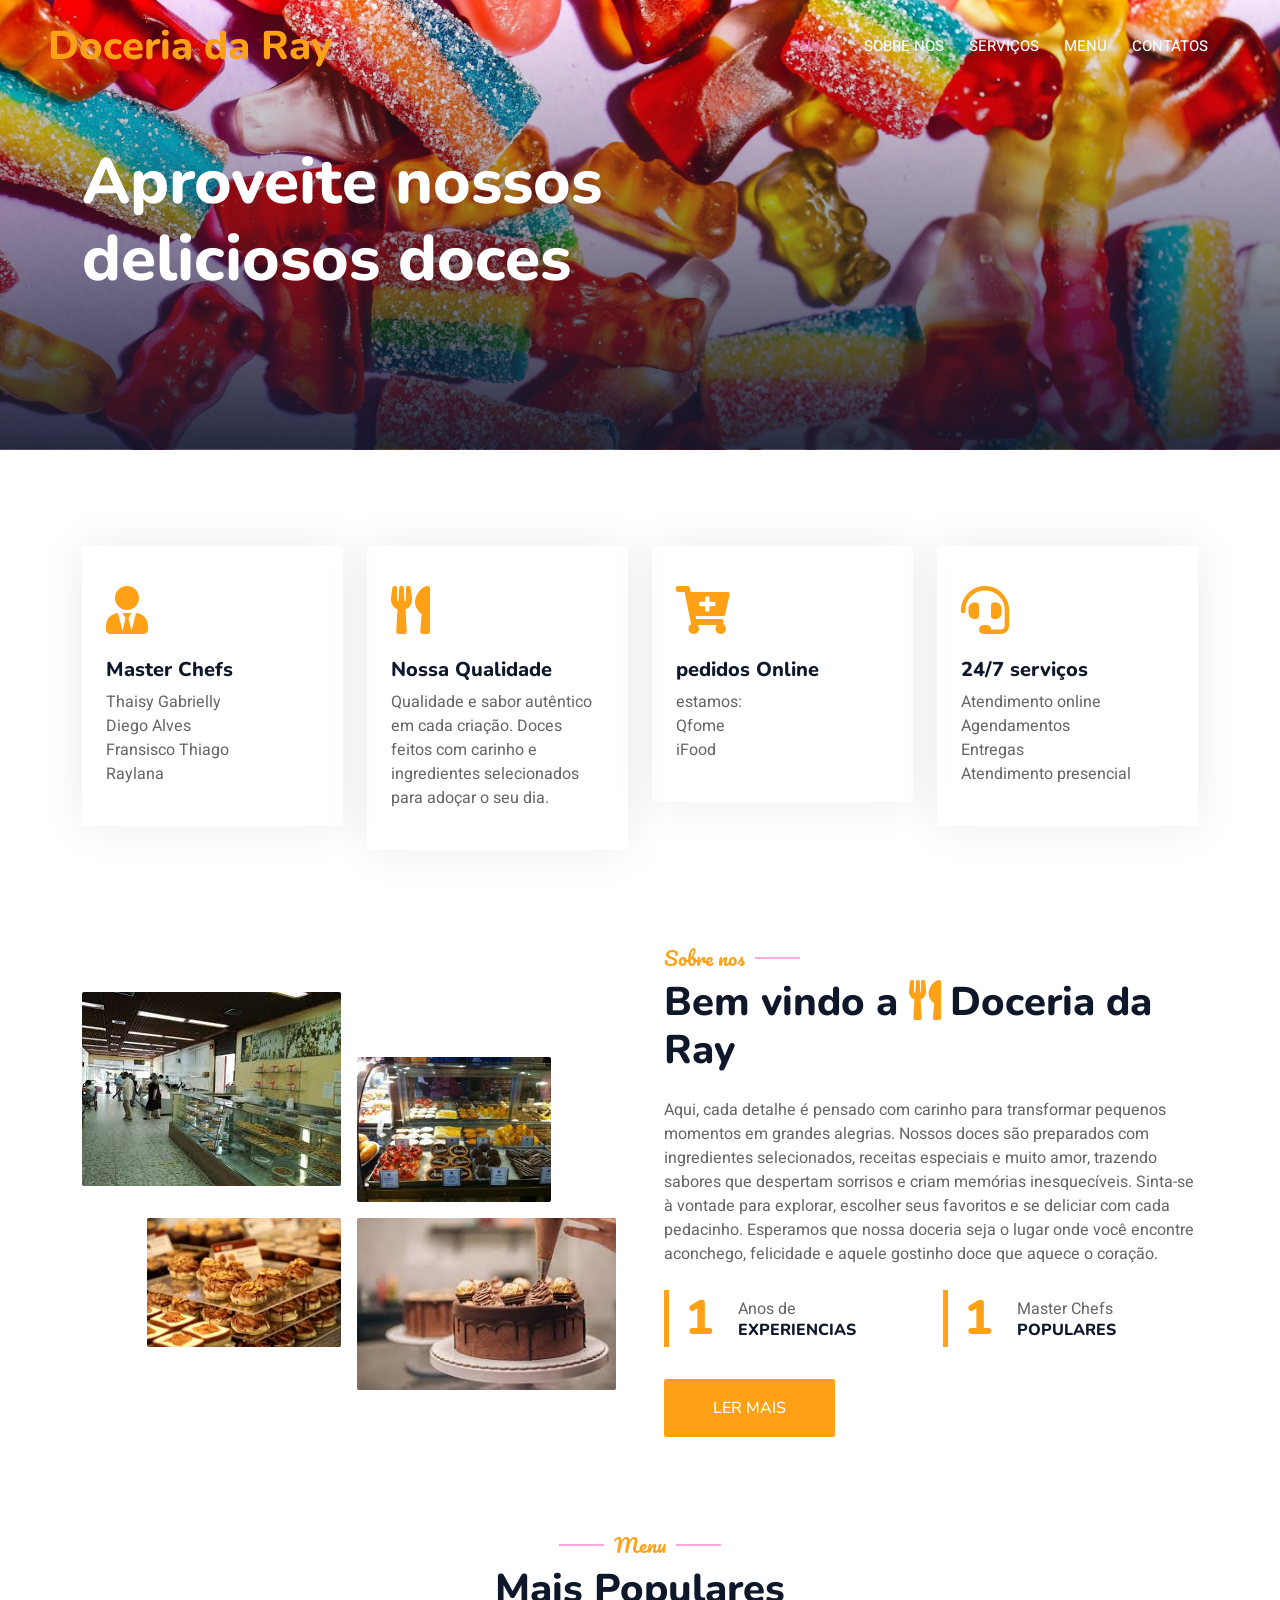
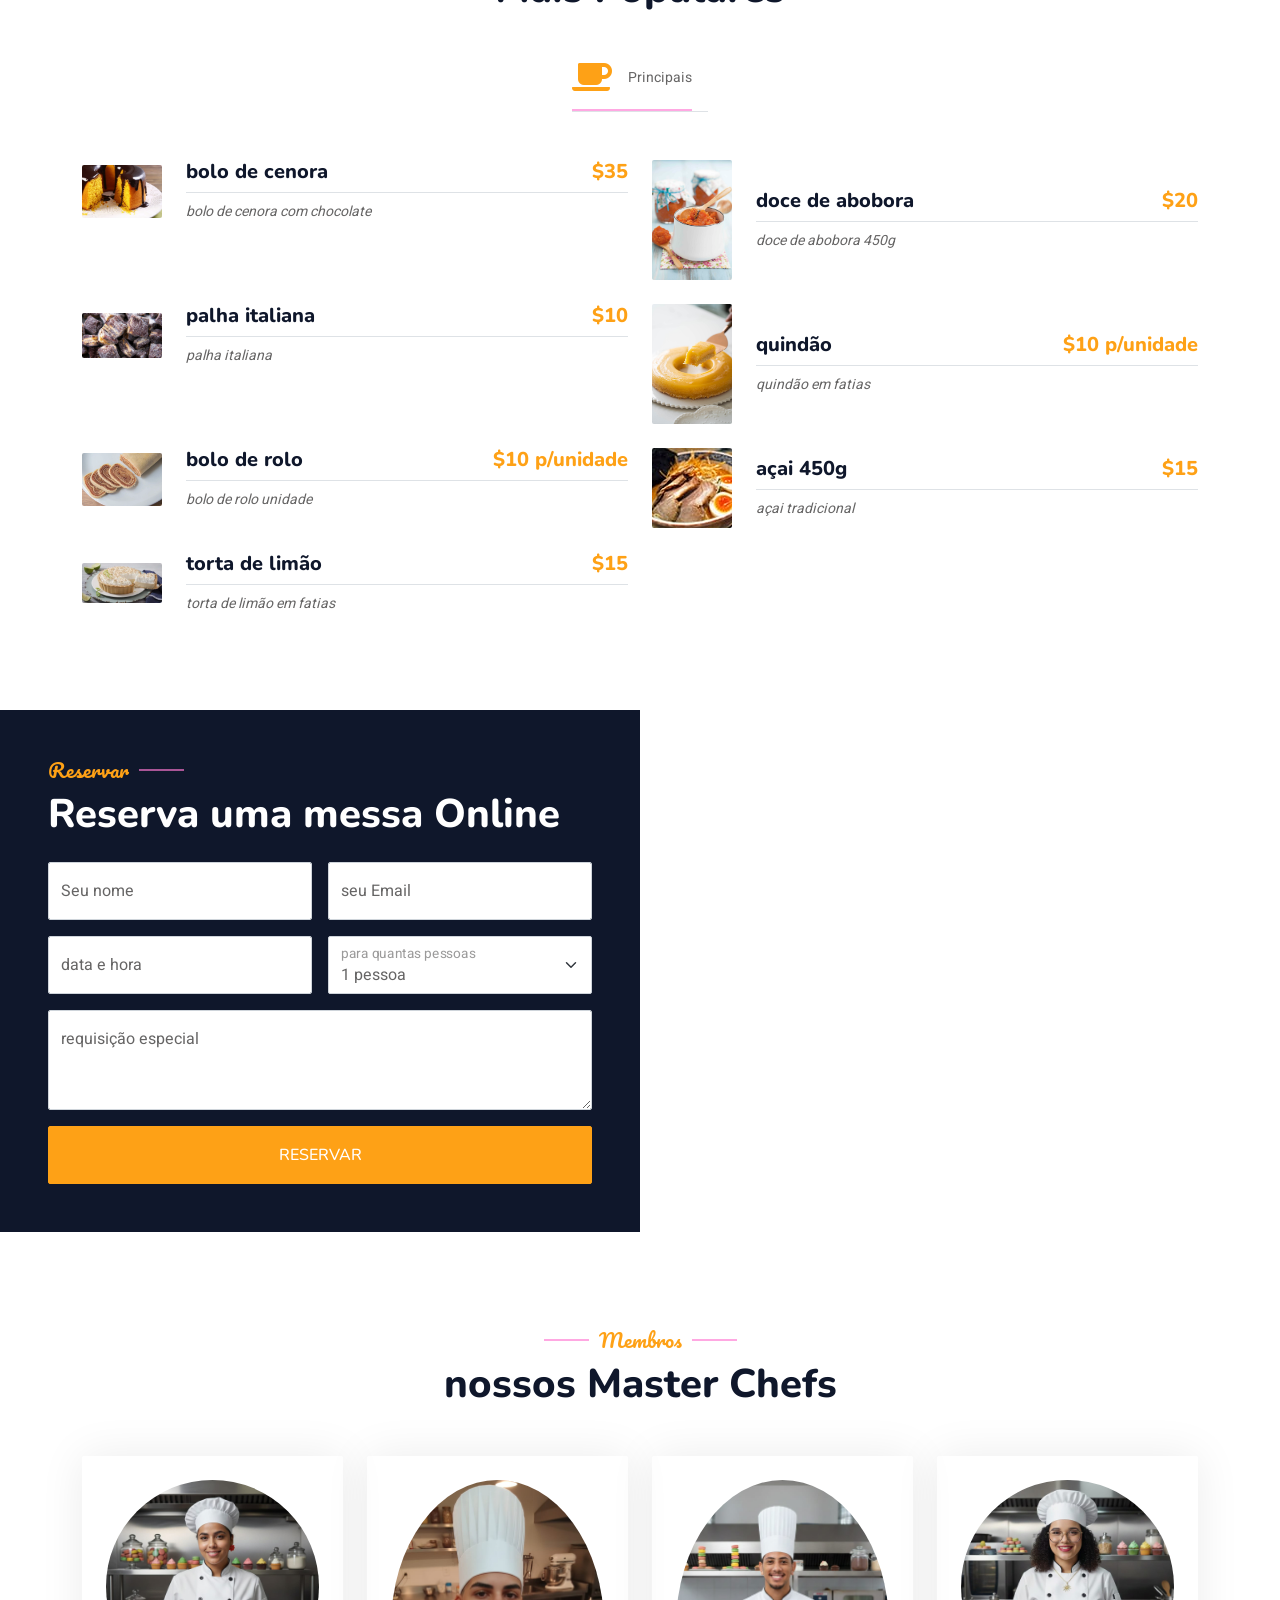
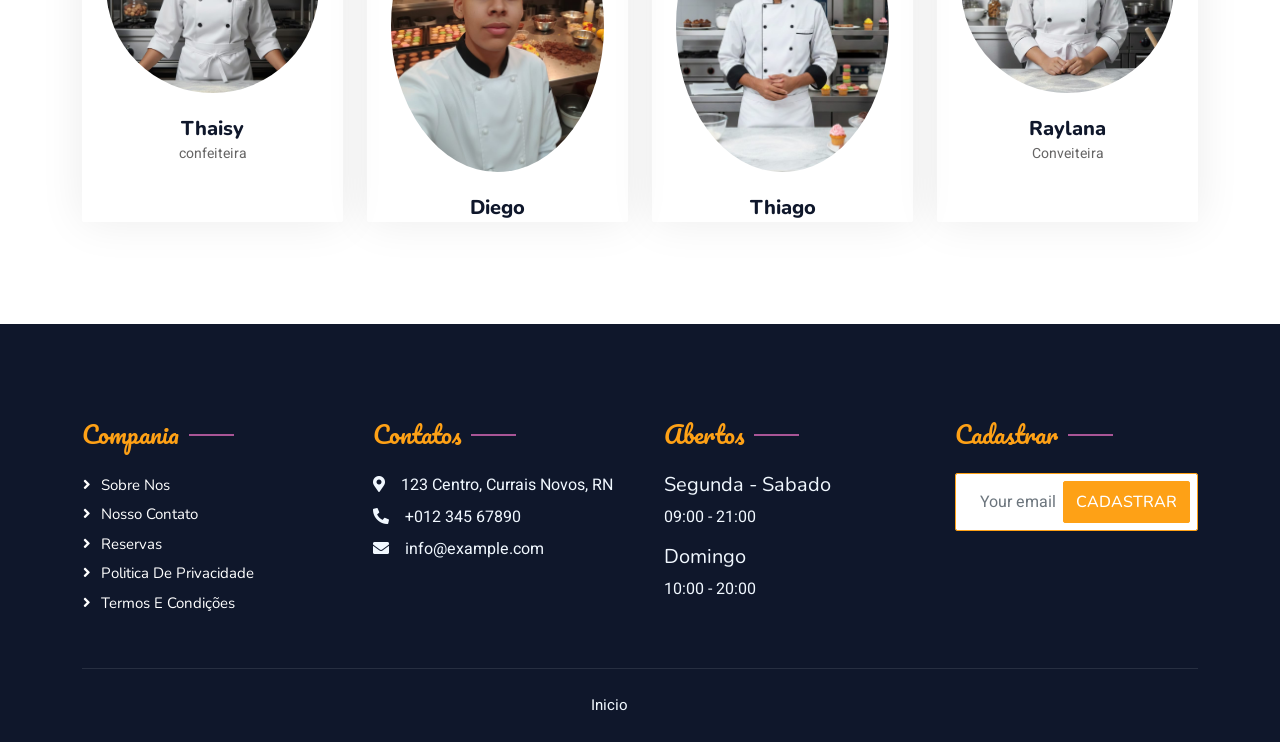
<file: index.html>
<!DOCTYPE html>
<html lang="en">

<head>
    <meta charset="utf-8">
    <title>Doceria da Ray</title>
    <meta content="width=device-width, initial-scale=1.0" name="viewport">
    <meta content="" name="keywords">
    <meta content="" name="description">

    <!-- Favicon -->
    <link href="img/favicon.ico" rel="icon">

    <!-- Google Web Fonts -->
    <link rel="preconnect" href="https://fonts.googleapis.com">
    <link rel="preconnect" href="https://fonts.gstatic.com" crossorigin>
    <link href="https://fonts.googleapis.com/css2?family=Heebo:wght@400;500;600&family=Nunito:wght@600;700;800&family=Pacifico&display=swap" rel="stylesheet">

    <!-- Icon Font Stylesheet -->
    <link href="https://cdnjs.cloudflare.com/ajax/libs/font-awesome/5.10.0/css/all.min.css" rel="stylesheet">
    <link href="https://cdn.jsdelivr.net/npm/bootstrap-icons@1.4.1/font/bootstrap-icons.css" rel="stylesheet">

    <!-- Libraries Stylesheet -->
    <link href="lib/animate/animate.min.css" rel="stylesheet">
    <link href="lib/owlcarousel/assets/owl.carousel.min.css" rel="stylesheet">
    <link href="lib/tempusdominus/css/tempusdominus-bootstrap-4.min.css" rel="stylesheet" />

    <!-- Customized Bootstrap Stylesheet -->
    <link href="css/bootstrap.min.css" rel="stylesheet">

    <!-- Template Stylesheet -->
    <link href="css/style.css" rel="stylesheet">
</head>

<body>
    <div class="container-xxl bg-white p-0">
        <!-- Spinner Start -->
        <div id="spinner" class="show bg-white position-fixed translate-middle w-100 vh-100 top-50 start-50 d-flex align-items-center justify-content-center">
            <div class="spinner-border text-primary" style="width: 3rem; height: 3rem;" role="status">
                <span class="sr-only">carregando...</span>
            </div>
        </div>
     


        <!-- Navbar & Hero Start -->
        <div class="container-xxl position-relative p-0">
            <nav class="navbar navbar-expand-lg navbar-dark bg-dark px-4 px-lg-5 py-3 py-lg-0">
                <a href="" class="navbar-brand p-0">
                    <h1 class="text-primary m-0">Doceria da Ray</h1>
                    <!-- <img src="img/logo.png" alt="Logo"> -->
                </a>
                <button class="navbar-toggler" type="button" data-bs-toggle="collapse" data-bs-target="#navbarCollapse">
                    <span class="fa fa-bars"></span>
                </button>
                <div class="collapse navbar-collapse" id="navbarCollapse">
                    <div class="navbar-nav ms-auto py-0 pe-4">
                        <a href="index.html" class="nav-item nav-link active">inicio</a>
                        <a href="about.html" class="nav-item nav-link">sobre nos</a>
                        <a href="service.html" class="nav-item nav-link">Serviços</a>
                        <a href="menu.html" class="nav-item nav-link">Menu</a>

                        <a href="contact.html" class="nav-item nav-link">Contatos</a>
                    </div>
                   
                </div>
            </nav>

            <div class="container-xxl py-5 bg-dark hero-header mb-5">
                <div class="container my-5 py-5">
                    <div class="row align-items-center g-5">
                        <div class="col-lg-6 text-center text-lg-start">
                            <h1 class="display-3 text-white animated slideInLeft">Aproveite nossos deliciosos doces </h1>
                          
                           
                        </div>
                    
                    </div>
                </div>
            </div>
        </div>
        <!-- Navbar & Hero End -->


        <!-- Service Start -->
        <div class="container-xxl py-5">
            <div class="container">
                <div class="row g-4">
                    <div class="col-lg-3 col-sm-6 wow fadeInUp" data-wow-delay="0.1s">
                        <div class="service-item rounded pt-3">
                            <div class="p-4">
                                <i class="fa fa-3x fa-user-tie text-primary mb-4"></i>
                                <h5>Master Chefs</h5>
                                <p>Thaisy Gabrielly</br>Diego Alves</br>Fransisco Thiago</br>Raylana</p>
                            </div>
                        </div>
                    </div>
                    <div class="col-lg-3 col-sm-6 wow fadeInUp" data-wow-delay="0.3s">
                        <div class="service-item rounded pt-3">
                            <div class="p-4">
                                <i class="fa fa-3x fa-utensils text-primary mb-4"></i>
                                <h5>Nossa Qualidade</h5>
                                <p>Qualidade e sabor autêntico em cada criação. Doces feitos com carinho e ingredientes selecionados para adoçar o seu dia. </p>
                            </div>
                        </div>
                    </div>
                    <div class="col-lg-3 col-sm-6 wow fadeInUp" data-wow-delay="0.5s">
                        <div class="service-item rounded pt-3">
                            <div class="p-4">
                                <i class="fa fa-3x fa-cart-plus text-primary mb-4"></i>
                                <h5>pedidos Online</h5>
                                <p>estamos:</br> Qfome </br> iFood</p>
                            </div>
                        </div>
                    </div>
                    <div class="col-lg-3 col-sm-6 wow fadeInUp" data-wow-delay="0.7s">
                        <div class="service-item rounded pt-3">
                            <div class="p-4">
                                <i class="fa fa-3x fa-headset text-primary mb-4"></i>
                                <h5>24/7 serviços</h5>
                                <p>Atendimento online </br> Agendamentos </br>Entregas</br>Atendimento presencial</p>
                            </div>
                        </div>
                    </div>
                </div>
            </div>
        </div>
        <!-- Service End -->


        <!-- About Start -->
        <div class="container-xxl py-5">
            <div class="container">
                <div class="row g-5 align-items-center">
                    <div class="col-lg-6">
                        <div class="row g-3">
                            <div class="col-6 text-start">
                                <img class="img-fluid rounded w-100 wow zoomIn" data-wow-delay="0.1s" src="img/about-1.jpg">
                            </div>
                            <div class="col-6 text-start">
                                <img class="img-fluid rounded w-75 wow zoomIn" data-wow-delay="0.3s" src="img/about-2.jpg" style="margin-top: 25%;">
                            </div>
                            <div class="col-6 text-end">
                                <img class="img-fluid rounded w-75 wow zoomIn" data-wow-delay="0.5s" src="img/about-3.jpg">
                            </div>
                            <div class="col-6 text-end">
                                <img class="img-fluid rounded w-100 wow zoomIn" data-wow-delay="0.7s" src="img/about-4.jpg">
                            </div>
                        </div>
                    </div>
                    <div class="col-lg-6">
                        <h5 class="section-title ff-secondary text-start text-primary fw-normal">Sobre nos</h5>
                        <h1 class="mb-4">Bem vindo a <i class="fa fa-utensils text-primary me-2"></i>Doceria da Ray</h1>
                        <p class="mb-4">Aqui, cada detalhe é pensado com carinho para transformar pequenos momentos em grandes alegrias. Nossos doces são preparados com ingredientes selecionados, receitas especiais e muito amor, trazendo sabores que despertam sorrisos e criam memórias inesquecíveis.

                            Sinta-se à vontade para explorar, escolher seus favoritos e se deliciar com cada pedacinho. Esperamos que nossa doceria seja o lugar onde você encontre aconchego, felicidade e aquele gostinho doce que aquece o coração.</p>
                        
                        <div class="row g-4 mb-4">
                            <div class="col-sm-6">
                                <div class="d-flex align-items-center border-start border-5 border-primary px-3">
                                    <h1 class="flex-shrink-0 display-5 text-primary mb-0" data-toggle="counter-up">3</h1>
                                    <div class="ps-4">
                                        <p class="mb-0">Anos de</p>
                                        <h6 class="text-uppercase mb-0">Experiencias</h6>
                                    </div>
                                </div>
                            </div>
                            <div class="col-sm-6">
                                <div class="d-flex align-items-center border-start border-5 border-primary px-3">
                                    <h1 class="flex-shrink-0 display-5 text-primary mb-0" data-toggle="counter-up">3</h1>
                                    <div class="ps-4">
                                        <p class="mb-0">Master Chefs</p>
                                        <h6 class="text-uppercase mb-0">populares</h6>
                                    </div>
                                </div>
                            </div>
                        </div>
                        <a class="btn btn-primary py-3 px-5 mt-2" href="">Ler mais</a>
                    </div>
                </div>
            </div>
        </div>
        <!-- About End -->


        <!-- Menu Start -->
        <div class="container-xxl py-5">
            <div class="container">
                <div class="text-center wow fadeInUp" data-wow-delay="0.1s">
                    <h5 class="section-title ff-secondary text-center text-primary fw-normal">Menu</h5>
                    <h1 class="mb-5">Mais Populares </h1>
                </div>
                <div class="tab-class text-center wow fadeInUp" data-wow-delay="0.1s">
                    <ul class="nav nav-pills d-inline-flex justify-content-center border-bottom mb-5">
                        <li class="nav-item">
                            <a class="d-flex align-items-center text-start mx-3 ms-0 pb-3 active" data-bs-toggle="pill" href="#tab-1">
                                <i class="fa fa-coffee fa-2x text-primary"></i>
                                <div class="ps-3">
                                    <small class="text-body">Principais </small>
                               
                                </div>
                            </a>
                        </li>
                      
                        
                    </ul>
                    <div class="tab-content">
                        <div id="tab-1" class="tab-pane fade show p-0 active">
                            <div class="row g-4">
                                <div class="col-lg-6">
                                    <div class="d-flex align-items-center">
                                        <img class="flex-shrink-0 img-fluid rounded" src="img/menu-1.jpg" alt="" style="width: 80px;">
                                        <div class="w-100 d-flex flex-column text-start ps-4">
                                            <h5 class="d-flex justify-content-between border-bottom pb-2">
                                                <span>bolo de cenora</span>
                                                <span class="text-primary">$35</span>
                                            </h5>
                                            <small class="fst-italic">bolo de cenora com chocolate</small>
                                        </div>
                                    </div>
                                </div>
                                <div class="col-lg-6">
                                    <div class="d-flex align-items-center">
                                        <img class="flex-shrink-0 img-fluid rounded" src="img/menu-3.jpg" alt="" style="width: 80px;">
                                        <div class="w-100 d-flex flex-column text-start ps-4">
                                            <h5 class="d-flex justify-content-between border-bottom pb-2">
                                                <span>doce de abobora</span>
                                                <span class="text-primary">$20</span>
                                            </h5>
                                            <small class="fst-italic">doce de abobora 450g</small>
                                        </div>
                                    </div>
                                </div>
                                <div class="col-lg-6">
                                    <div class="d-flex align-items-center">
                                        <img class="flex-shrink-0 img-fluid rounded" src="img/menu-5.jpg" alt="" style="width: 80px;">
                                        <div class="w-100 d-flex flex-column text-start ps-4">
                                            <h5 class="d-flex justify-content-between border-bottom pb-2">
                                                <span>palha italiana</span>
                                                <span class="text-primary">$10</span>
                                            </h5>
                                            <small class="fst-italic">palha italiana</small>
                                        </div>
                                    </div>
                                </div>
                                <div class="col-lg-6">
                                    <div class="d-flex align-items-center">
                                        <img class="flex-shrink-0 img-fluid rounded" src="img/menu-7.jpg" alt="" style="width: 80px;">
                                        <div class="w-100 d-flex flex-column text-start ps-4">
                                            <h5 class="d-flex justify-content-between border-bottom pb-2">
                                                <span>quindão</span>
                                                <span class="text-primary">$10 p/unidade</span>
                                            </h5>
                                            <small class="fst-italic">quindão em fatias</small>
                                        </div>
                                    </div>
                                </div>
                                <div class="col-lg-6">
                                    <div class="d-flex align-items-center">
                                        <img class="flex-shrink-0 img-fluid rounded" src="img/menu-2.jpg" alt="" style="width: 80px;">
                                        <div class="w-100 d-flex flex-column text-start ps-4">
                                            <h5 class="d-flex justify-content-between border-bottom pb-2">
                                                <span>bolo de rolo</span>
                                                <span class="text-primary">$10 p/unidade</span>
                                            </h5>
                                            <small class="fst-italic">bolo de rolo unidade</small>
                                        </div>
                                    </div>
                                </div>
                                <div class="col-lg-6">
                                    <div class="d-flex align-items-center">
                                        <img class="flex-shrink-0 img-fluid rounded" src="img/menu-4.jpg" alt="" style="width: 80px;">
                                        <div class="w-100 d-flex flex-column text-start ps-4">
                                            <h5 class="d-flex justify-content-between border-bottom pb-2">
                                                <span>açai 450g</span>
                                                <span class="text-primary">$15</span>
                                            </h5>
                                            <small class="fst-italic">açai tradicional</small>
                                        </div>
                                    </div>
                                </div>
                                <div class="col-lg-6">
                                    <div class="d-flex align-items-center">
                                        <img class="flex-shrink-0 img-fluid rounded" src="img/menu-8.jpg" alt="" style="width: 80px;">
                                        <div class="w-100 d-flex flex-column text-start ps-4">
                                            <h5 class="d-flex justify-content-between border-bottom pb-2">
                                                <span>torta de limão</span>
                                                <span class="text-primary">$15</span>
                                            </h5>
                                            <small class="fst-italic">torta de limão em fatias</small>
                                        </div>
                                    </div>
                                </div>
                                
                            </div>
                        </div>
                        <div id="tab-2" class="tab-pane fade show p-0">
                            <div class="row g-4">
                                <div class="col-lg-6">
                                    <div class="d-flex align-items-center">
                                        <img class="flex-shrink-0 img-fluid rounded" src="img/menu-1.jpg" alt="" style="width: 80px;">
                                        <div class="w-100 d-flex flex-column text-start ps-4">
                                            <h5 class="d-flex justify-content-between border-bottom pb-2">
                                                <span>Chicken Burger</span>
                                                <span class="text-primary">$115</span>
                                            </h5>
                                            <small class="fst-italic">Ipsum ipsum clita erat amet dolor justo diam</small>
                                        </div>
                                    </div>
                                </div>
                                <div class="col-lg-6">
                                    <div class="d-flex align-items-center">
                                        <img class="flex-shrink-0 img-fluid rounded" src="img/menu-2.jpg" alt="" style="width: 80px;">
                                        <div class="w-100 d-flex flex-column text-start ps-4">
                                            <h5 class="d-flex justify-content-between border-bottom pb-2">
                                                <span>Chicken Burger</span>
                                                <span class="text-primary">$115</span>
                                            </h5>
                                            <small class="fst-italic">Ipsum ipsum clita erat amet dolor justo diam</small>
                                        </div>
                                    </div>
                                </div>
                                <div class="col-lg-6">
                                    <div class="d-flex align-items-center">
                                        <img class="flex-shrink-0 img-fluid rounded" src="img/menu-3.jpg" alt="" style="width: 80px;">
                                        <div class="w-100 d-flex flex-column text-start ps-4">
                                            <h5 class="d-flex justify-content-between border-bottom pb-2">
                                                <span>Chicken Burger</span>
                                                <span class="text-primary">$115</span>
                                            </h5>
                                            <small class="fst-italic">Ipsum ipsum clita erat amet dolor justo diam</small>
                                        </div>
                                    </div>
                                </div>
                                <div class="col-lg-6">
                                    <div class="d-flex align-items-center">
                                        <img class="flex-shrink-0 img-fluid rounded" src="img/menu-4.jpg" alt="" style="width: 80px;">
                                        <div class="w-100 d-flex flex-column text-start ps-4">
                                            <h5 class="d-flex justify-content-between border-bottom pb-2">
                                                <span>Chicken Burger</span>
                                                <span class="text-primary">$115</span>
                                            </h5>
                                            <small class="fst-italic">Ipsum ipsum clita erat amet dolor justo diam</small>
                                        </div>
                                    </div>
                                </div>
                                <div class="col-lg-6">
                                    <div class="d-flex align-items-center">
                                        <img class="flex-shrink-0 img-fluid rounded" src="img/menu-5.jpg" alt="" style="width: 80px;">
                                        <div class="w-100 d-flex flex-column text-start ps-4">
                                            <h5 class="d-flex justify-content-between border-bottom pb-2">
                                                <span>Chicken Burger</span>
                                                <span class="text-primary">$115</span>
                                            </h5>
                                            <small class="fst-italic">Ipsum ipsum clita erat amet dolor justo diam</small>
                                        </div>
                                    </div>
                                </div>
                                <div class="col-lg-6">
                                    <div class="d-flex align-items-center">
                                        <img class="flex-shrink-0 img-fluid rounded" src="img/menu-6.jpg" alt="" style="width: 80px;">
                                        <div class="w-100 d-flex flex-column text-start ps-4">
                                            <h5 class="d-flex justify-content-between border-bottom pb-2">
                                                <span>Chicken Burger</span>
                                                <span class="text-primary">$115</span>
                                            </h5>
                                            <small class="fst-italic">Ipsum ipsum clita erat amet dolor justo diam</small>
                                        </div>
                                    </div>
                                </div>
                                <div class="col-lg-6">
                                    <div class="d-flex align-items-center">
                                        <img class="flex-shrink-0 img-fluid rounded" src="img/menu-7.jpg" alt="" style="width: 80px;">
                                        <div class="w-100 d-flex flex-column text-start ps-4">
                                            <h5 class="d-flex justify-content-between border-bottom pb-2">
                                                <span>Chicken Burger</span>
                                                <span class="text-primary">$115</span>
                                            </h5>
                                            <small class="fst-italic">Ipsum ipsum clita erat amet dolor justo diam</small>
                                        </div>
                                    </div>
                                </div>
                                <div class="col-lg-6">
                                    <div class="d-flex align-items-center">
                                        <img class="flex-shrink-0 img-fluid rounded" src="img/menu-8.jpg" alt="" style="width: 80px;">
                                        <div class="w-100 d-flex flex-column text-start ps-4">
                                            <h5 class="d-flex justify-content-between border-bottom pb-2">
                                                <span>Chicken Burger</span>
                                                <span class="text-primary">$115</span>
                                            </h5>
                                            <small class="fst-italic">Ipsum ipsum clita erat amet dolor justo diam</small>
                                        </div>
                                    </div>
                                </div>
                            </div>
                        </div>
                        <div id="tab-3" class="tab-pane fade show p-0">
                            <div class="row g-4">
                                <div class="col-lg-6">
                                    <div class="d-flex align-items-center">
                                        <img class="flex-shrink-0 img-fluid rounded" src="img/menu-1.jpg" alt="" style="width: 80px;">
                                        <div class="w-100 d-flex flex-column text-start ps-4">
                                            <h5 class="d-flex justify-content-between border-bottom pb-2">
                                                <span>Chicken Burger</span>
                                                <span class="text-primary">$115</span>
                                            </h5>
                                            <small class="fst-italic">Ipsum ipsum clita erat amet dolor justo diam</small>
                                        </div>
                                    </div>
                                </div>
                                <div class="col-lg-6">
                                    <div class="d-flex align-items-center">
                                        <img class="flex-shrink-0 img-fluid rounded" src="img/menu-2.jpg" alt="" style="width: 80px;">
                                        <div class="w-100 d-flex flex-column text-start ps-4">
                                            <h5 class="d-flex justify-content-between border-bottom pb-2">
                                                <span>Chicken Burger</span>
                                                <span class="text-primary">$115</span>
                                            </h5>
                                            <small class="fst-italic">Ipsum ipsum clita erat amet dolor justo diam</small>
                                        </div>
                                    </div>
                                </div>
                                <div class="col-lg-6">
                                    <div class="d-flex align-items-center">
                                        <img class="flex-shrink-0 img-fluid rounded" src="img/menu-3.jpg" alt="" style="width: 80px;">
                                        <div class="w-100 d-flex flex-column text-start ps-4">
                                            <h5 class="d-flex justify-content-between border-bottom pb-2">
                                                <span>Chicken Burger</span>
                                                <span class="text-primary">$115</span>
                                            </h5>
                                            <small class="fst-italic">Ipsum ipsum clita erat amet dolor justo diam</small>
                                        </div>
                                    </div>
                                </div>
                                <div class="col-lg-6">
                                    <div class="d-flex align-items-center">
                                        <img class="flex-shrink-0 img-fluid rounded" src="img/menu-4.jpg" alt="" style="width: 80px;">
                                        <div class="w-100 d-flex flex-column text-start ps-4">
                                            <h5 class="d-flex justify-content-between border-bottom pb-2">
                                                <span>Chicken Burger</span>
                                                <span class="text-primary">$115</span>
                                            </h5>
                                            <small class="fst-italic">Ipsum ipsum clita erat amet dolor justo diam</small>
                                        </div>
                                    </div>
                                </div>
                                <div class="col-lg-6">
                                    <div class="d-flex align-items-center">
                                        <img class="flex-shrink-0 img-fluid rounded" src="img/menu-5.jpg" alt="" style="width: 80px;">
                                        <div class="w-100 d-flex flex-column text-start ps-4">
                                            <h5 class="d-flex justify-content-between border-bottom pb-2">
                                                <span>Chicken Burger</span>
                                                <span class="text-primary">$115</span>
                                            </h5>
                                            <small class="fst-italic">Ipsum ipsum clita erat amet dolor justo diam</small>
                                        </div>
                                    </div>
                                </div>
                                <div class="col-lg-6">
                                    <div class="d-flex align-items-center">
                                        <img class="flex-shrink-0 img-fluid rounded" src="img/menu-6.jpg" alt="" style="width: 80px;">
                                        <div class="w-100 d-flex flex-column text-start ps-4">
                                            <h5 class="d-flex justify-content-between border-bottom pb-2">
                                                <span>Chicken Burger</span>
                                                <span class="text-primary">$115</span>
                                            </h5>
                                            <small class="fst-italic">Ipsum ipsum clita erat amet dolor justo diam</small>
                                        </div>
                                    </div>
                                </div>
                                <div class="col-lg-6">
                                    <div class="d-flex align-items-center">
                                        <img class="flex-shrink-0 img-fluid rounded" src="img/menu-7.jpg" alt="" style="width: 80px;">
                                        <div class="w-100 d-flex flex-column text-start ps-4">
                                            <h5 class="d-flex justify-content-between border-bottom pb-2">
                                                <span>Chicken Burger</span>
                                                <span class="text-primary">$115</span>
                                            </h5>
                                            <small class="fst-italic">Ipsum ipsum clita erat amet dolor justo diam</small>
                                        </div>
                                    </div>
                                </div>
                                <div class="col-lg-6">
                                    <div class="d-flex align-items-center">
                                        <img class="flex-shrink-0 img-fluid rounded" src="img/menu-8.jpg" alt="" style="width: 80px;">
                                        <div class="w-100 d-flex flex-column text-start ps-4">
                                            <h5 class="d-flex justify-content-between border-bottom pb-2">
                                                <span>Chicken Burger</span>
                                                <span class="text-primary">$115</span>
                                            </h5>
                                            <small class="fst-italic">Ipsum ipsum clita erat amet dolor justo diam</small>
                                        </div>
                                    </div>
                                </div>
                            </div>
                        </div>
                    </div>
                </div>
            </div>
        </div>
        <!-- Menu End -->


        <!-- Reservation Start -->
        <div class="container-xxl py-5 px-0 wow fadeInUp" data-wow-delay="0.1s">
            <div class="row g-0">
                
                <div class="col-md-6 bg-dark d-flex align-items-center">
                    <div class="p-5 wow fadeInUp" data-wow-delay="0.2s">
                        <h5 class="section-title ff-secondary text-start text-primary fw-normal">Reservar</h5>
                        <h1 class="text-white mb-4">Reserva uma messa Online</h1>
                        <form>
                            <div class="row g-3">
                                <div class="col-md-6">
                                    <div class="form-floating">
                                        <input type="text" class="form-control" id="name" placeholder="Your Name">
                                        <label for="name">Seu nome</label>
                                    </div>
                                </div>
                                <div class="col-md-6">
                                    <div class="form-floating">
                                        <input type="email" class="form-control" id="email" placeholder="Your Email">
                                        <label for="email">seu Email</label>
                                    </div>
                                </div>
                                <div class="col-md-6">
                                    <div class="form-floating date" id="date3" data-target-input="nearest">
                                        <input type="text" class="form-control datetimepicker-input" id="datetime" placeholder="Date & Time" data-target="#date3" data-toggle="datetimepicker" />
                                        <label for="datetime">data e hora</label>
                                    </div>
                                </div>
                                <div class="col-md-6">
                                    <div class="form-floating">
                                        <select class="form-select" id="select1">
                                          <option value="1">1 pessoa</option>
                                          <option value="2">2 pessoas</option>
                                          <option value="3">3 pessoas</option>
                                        </select>
                                        <label for="select1">para quantas pessoas</label>
                                      </div>
                                </div>
                                <div class="col-12">
                                    <div class="form-floating">
                                        <textarea class="form-control" placeholder="Special Request" id="message" style="height: 100px"></textarea>
                                        <label for="message">requisição especial</label>
                                    </div>
                                </div>
                                <div class="col-12">
                                    <button class="btn btn-primary w-100 py-3" type="submit">reservar</button>
                                </div>
                            </div>
                        </form>
                    </div>
                </div>
            </div>
        </div>


        <!-- Reservation Start -->


        <!-- Team Start -->
        <div class="container-xxl pt-5 pb-3">
            <div class="container">
                <div class="text-center wow fadeInUp" data-wow-delay="0.1s">
                    <h5 class="section-title ff-secondary text-center text-primary fw-normal">Membros</h5>
                    <h1 class="mb-5">nossos Master Chefs</h1>
                </div>
                <div class="row g-4">
                    <div class="col-lg-3 col-md-6 wow fadeInUp" data-wow-delay="0.1s">
                        <div class="team-item text-center rounded overflow-hidden">
                            <div class="rounded-circle overflow-hidden m-4">
                                <img class="img-fluid" src="img/team-1.jpg" alt="">
                            </div>
                            <h5 class="mb-0">Thaisy</h5>
                            <small>confeiteira</small>
                            <div class="d-flex justify-content-center mt-3">
                            </div>
                        </div>
                    </div>
                    <div class="col-lg-3 col-md-6 wow fadeInUp" data-wow-delay="0.3s">
                        <div class="team-item text-center rounded overflow-hidden">
                            <div class="rounded-circle overflow-hidden m-4">
                                <img class="img-fluid" src="img/team-2.jpg" alt="">
                            </div>
                            <h5 class="mb-0">Diego</h5>
                            <small>cozinheiro</small>
                            <div class="d-flex justify-content-center mt-3">
                            </div>
                        </div>
                    </div>
                    <div class="col-lg-3 col-md-6 wow fadeInUp" data-wow-delay="0.5s">
                        <div class="team-item text-center rounded overflow-hidden">
                            <div class="rounded-circle overflow-hidden m-4">
                                <img class="img-fluid" src="img/team-3.jpg" alt="">
                            </div>
                            <h5 class="mb-0">Thiago</h5>
                            <small>cozinheiro</small>
                            <div class="d-flex justify-content-center mt-3">
                            </div>
                        </div>
                    </div>
                    <div class="col-lg-3 col-md-6 wow fadeInUp" data-wow-delay="0.7s">
                        <div class="team-item text-center rounded overflow-hidden">
                            <div class="rounded-circle overflow-hidden m-4">
                                <img class="img-fluid" src="img/team-4.jpg" alt="">
                            </div>
                            <h5 class="mb-0">Raylana</h5>
                            <small>Conveiteira</small>
                            <div class="d-flex justify-content-center mt-3">
                            </div>
                        </div>
                    </div>
                </div>
            </div>
        </div>
        <!-- Team End -->


        <!-- Testimonial Start -->
      
        <!-- Testimonial End -->
        

        <!-- Footer Start -->
        <div class="container-fluid bg-dark text-light footer pt-5 mt-5 wow fadeIn" data-wow-delay="0.1s">
            <div class="container py-5">
                <div class="row g-5">
                    <div class="col-lg-3 col-md-6">
                        <h4 class="section-title ff-secondary text-start text-primary fw-normal mb-4">Compania</h4>
                        <a class="btn btn-link" href="">sobre nos</a>
                        <a class="btn btn-link" href="">Nosso contato</a>
                        <a class="btn btn-link" href="">reservas</a>
                        <a class="btn btn-link" href="">Politica de privacidade</a>
                        <a class="btn btn-link" href="">termos e condições</a>
                    </div>
                    <div class="col-lg-3 col-md-6">
                        <h4 class="section-title ff-secondary text-start text-primary fw-normal mb-4">Contatos</h4>
                        <p class="mb-2"><i class="fa fa-map-marker-alt me-3"></i>123 Centro, Currais Novos, RN</p>
                        <p class="mb-2"><i class="fa fa-phone-alt me-3"></i>+012 345 67890</p>
                        <p class="mb-2"><i class="fa fa-envelope me-3"></i>info@example.com</p>
                        
                    </div>
                    <div class="col-lg-3 col-md-6">
                        <h4 class="section-title ff-secondary text-start text-primary fw-normal mb-4">Abertos</h4>
                        <h5 class="text-light fw-normal">Segunda - Sabado</h5>
                        <p>09:00 - 21:00</p>
                        <h5 class="text-light fw-normal">Domingo</h5>
                        <p>10:00 - 20:00</p>
                    </div>
                    <div class="col-lg-3 col-md-6">
                        <h4 class="section-title ff-secondary text-start text-primary fw-normal mb-4">Cadastrar</h4>
                        
                        <div class="position-relative mx-auto" style="max-width: 400px;">
                            <input class="form-control border-primary w-100 py-3 ps-4 pe-5" type="text" placeholder="Your email">
                            <button type="button" class="btn btn-primary py-2 position-absolute top-0 end-0 mt-2 me-2">Cadastrar</button>
                        </div>
                    </div>
                </div>
            </div>
            <div class="container">
                <div class="copyright">
                    <div class="row">
                        
                        <div class="col-md-6 text-center text-md-end">
                            <div class="footer-menu">
                                <a href="">Inicio</a>

                            </div>
                        </div>
                    </div>
                </div>
            </div>
        </div>
        <!-- Footer End -->


        <!-- Back to Top -->
        <a href="#" class="btn btn-lg btn-primary btn-lg-square back-to-top"><i class="bi bi-arrow-up"></i></a>
    </div>

    <!-- JavaScript Libraries -->
    <script src="https://code.jquery.com/jquery-3.4.1.min.js"></script>
    <script src="https://cdn.jsdelivr.net/npm/bootstrap@5.0.0/dist/js/bootstrap.bundle.min.js"></script>
    <script src="lib/wow/wow.min.js"></script>
    <script src="lib/easing/easing.min.js"></script>
    <script src="lib/waypoints/waypoints.min.js"></script>
    <script src="lib/counterup/counterup.min.js"></script>
    <script src="lib/owlcarousel/owl.carousel.min.js"></script>
    <script src="lib/tempusdominus/js/moment.min.js"></script>
    <script src="lib/tempusdominus/js/moment-timezone.min.js"></script>
    <script src="lib/tempusdominus/js/tempusdominus-bootstrap-4.min.js"></script>

    <!-- Template Javascript -->
    <script src="js/main.js"></script>
</body>

</html>
</file>
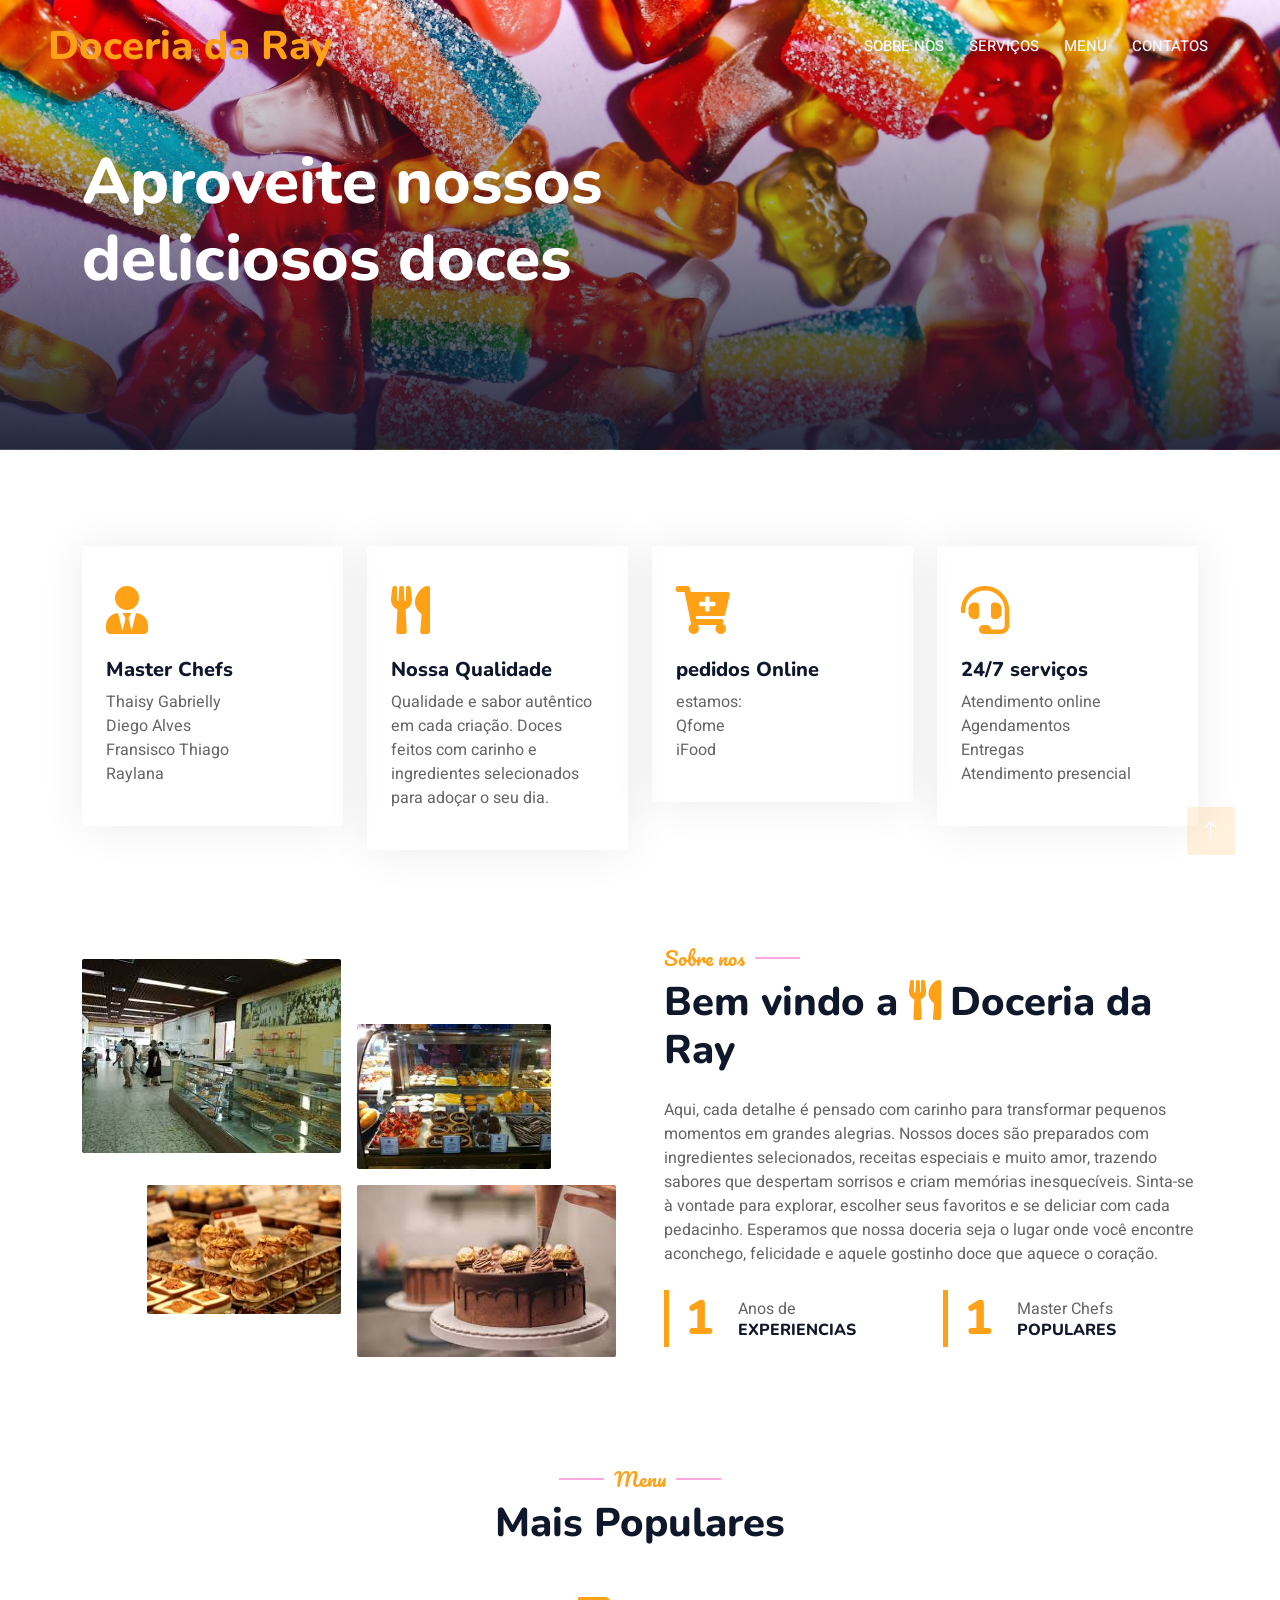
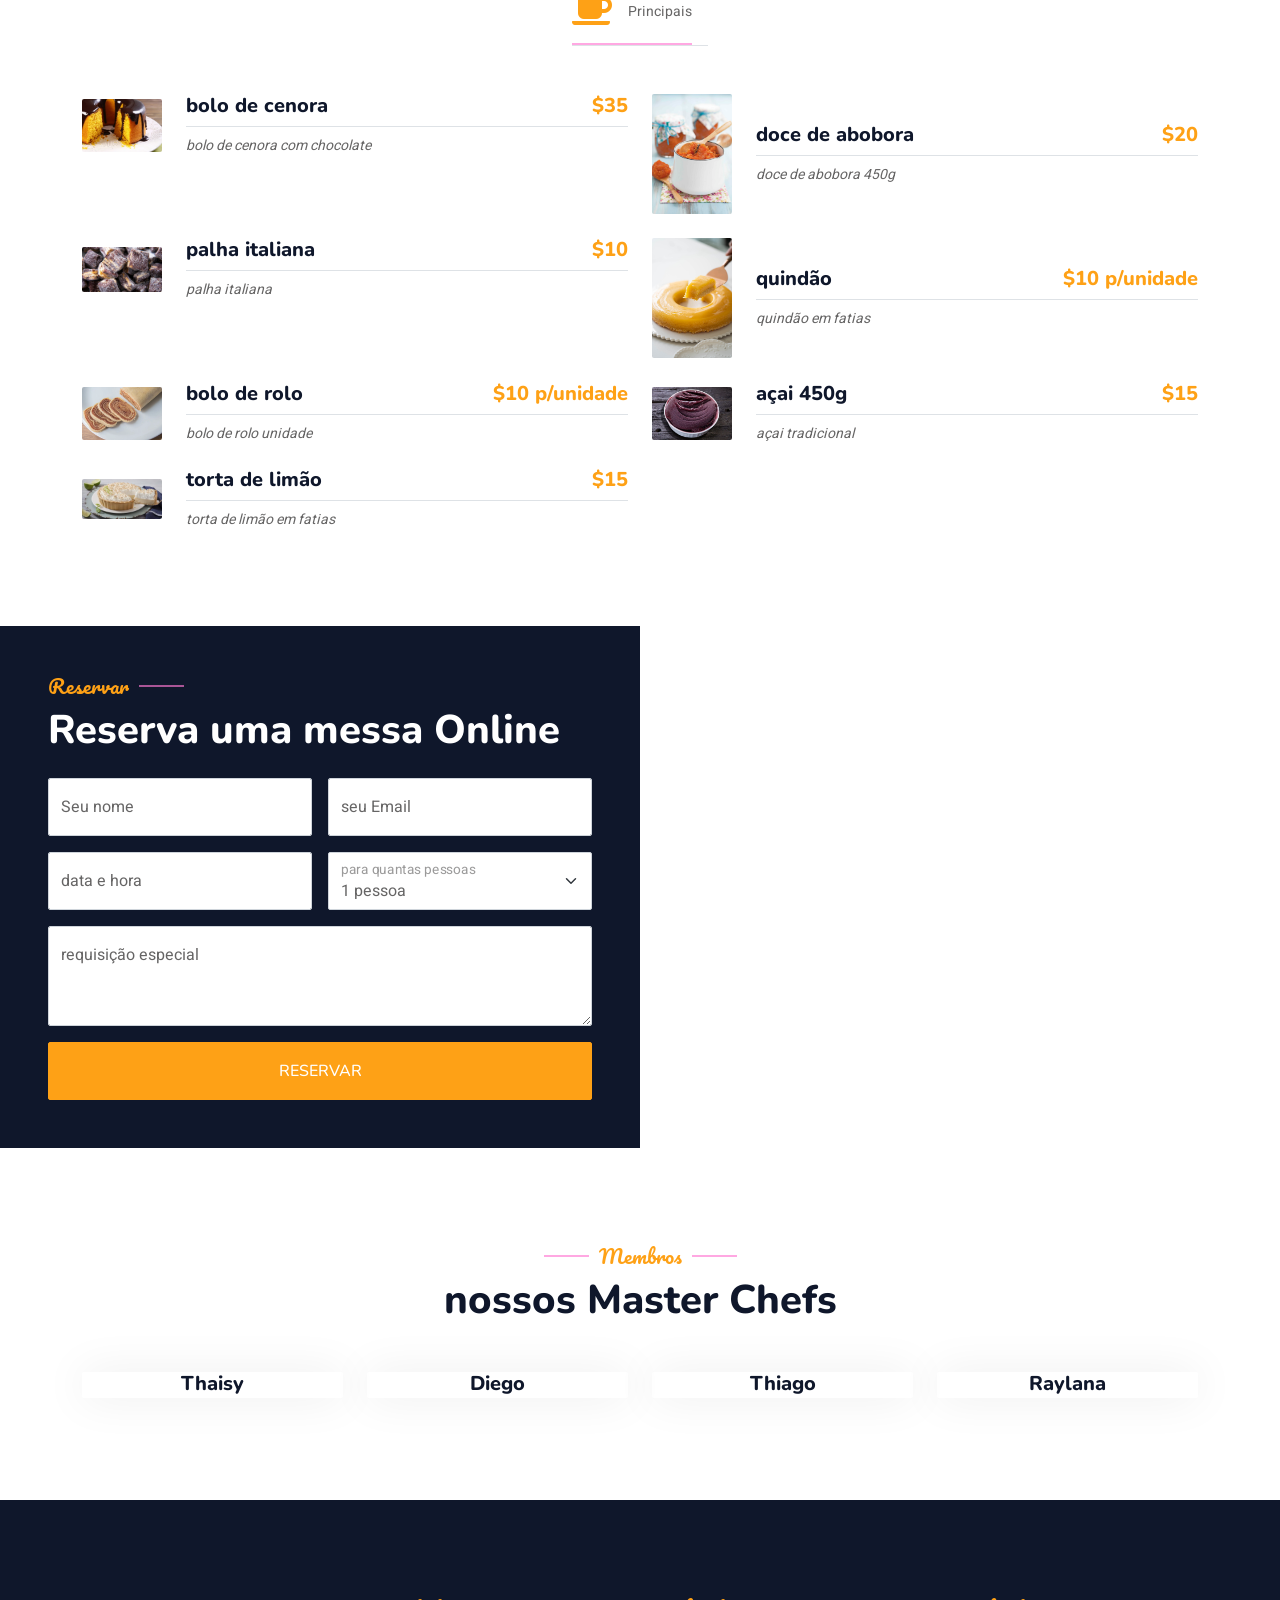
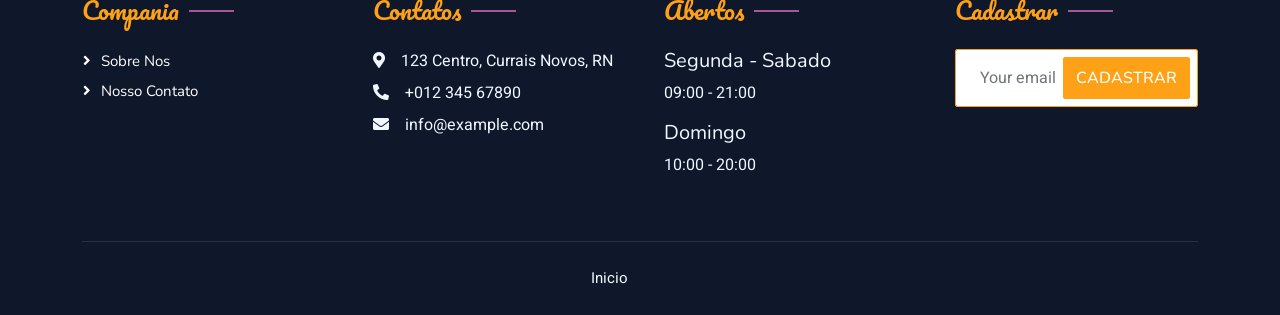
<file: Downloads/doceria-main/index.html>
<!DOCTYPE html>
<html lang="en">

<head>
    <meta charset="utf-8">
    <title>Doceria da Ray</title>
    <meta content="width=device-width, initial-scale=1.0" name="viewport">     <!--adaptar a celular, tablet e computador-->
    <meta content="" name="keywords">
    <meta content="" name="description">

    <!-- icone na aba de navegaçao -->
    <link href="img/favicon.ico" rel="icon">

    <!--fontes -->
    <link rel="preconnect" href="https://fonts.googleapis.com">
    <link rel="preconnect" href="https://fonts.gstatic.com" crossorigin>
    <link href="https://fonts.googleapis.com/css2?family=Heebo:wght@400;500;600&family=Nunito:wght@600;700;800&family=Pacifico&display=swap" rel="stylesheet">

    <!-- Icon Font Stylesheet -->
    <link href="https://cdnjs.cloudflare.com/ajax/libs/font-awesome/5.10.0/css/all.min.css" rel="stylesheet">
    <link href="https://cdn.jsdelivr.net/npm/bootstrap-icons@1.4.1/font/bootstrap-icons.css" rel="stylesheet">

    <!-- bibliotecas-->
    <link href="lib/animate/animate.min.css" rel="stylesheet">
    <link href="lib/owlcarousel/assets/owl.carousel.min.css" rel="stylesheet">
    <link href="lib/tempusdominus/css/tempusdominus-bootstrap-4.min.css" rel="stylesheet" />

    <!-- Bootstrap → layout pronto, responsivo
style.css → personalização do seu site -->
    <link href="css/bootstrap.min.css" rel="stylesheet">
    <link href="css/style.css" rel="stylesheet">
</head>

<body>
    <div class="container-xxl bg-white p-0">
        <!-- pagina carregando -->
        <div id="spinner" class="show bg-white position-fixed translate-middle w-100 vh-100 top-50 start-50 d-flex align-items-center justify-content-center">
            <div class="spinner-border text-primary" style="width: 3rem; height: 3rem;" role="status">
                <span class="sr-only">carregando...</span>
            </div>
        </div>
     


        <!--menu superior -->
        <div class="container-xxl position-relative p-0">
            <nav class="navbar navbar-expand-lg navbar-dark bg-dark px-4 px-lg-5 py-3 py-lg-0">
                <a href="" class="navbar-brand p-0">
                    <h1 class="text-primary m-0">Doceria da Ray</h1>
                    <!-- <img src="img/logo.png" alt="Logo"> -->
                </a>
                <button class="navbar-toggler" type="button" data-bs-toggle="collapse" data-bs-target="#navbarCollapse">
                    <span class="fa fa-bars"></span>
                </button>
                <div class="collapse navbar-collapse" id="navbarCollapse">
                    <div class="navbar-nav ms-auto py-0 pe-4">
                        <a href="index.html" class="nav-item nav-link active">inicio</a>
                        <a href="about.html" class="nav-item nav-link">sobre nos</a>
                        <a href="service.html" class="nav-item nav-link">Serviços</a>
                        <a href="menu.html" class="nav-item nav-link">Menu</a>

                        <a href="contact.html" class="nav-item nav-link">Contatos</a>
                    </div>
                   
                </div>
            </nav>

            <div class="container-xxl py-5 bg-dark hero-header mb-5">
                <div class="container my-5 py-5">
                    <div class="row align-items-center g-5">
                        <div class="col-lg-6 text-center text-lg-start">
                            <h1 class="display-3 text-white animated slideInLeft">Aproveite nossos deliciosos doces </h1>
                          
                           
                        </div>
                    
                    </div>
                </div>
            </div>
        </div>
        <!-- Navbar & Hero End -->


        <!-- Service Start -->
        <div class="container-xxl py-5">
            <div class="container">
                <div class="row g-4">
                    <div class="col-lg-3 col-sm-6 wow fadeInUp" data-wow-delay="0.1s">
                        <div class="service-item rounded pt-3">
                            <div class="p-4">
                                <i class="fa fa-3x fa-user-tie text-primary mb-4"></i>
                                <h5>Master Chefs</h5>
                                <p>Thaisy Gabrielly</br>Diego Alves</br>Fransisco Thiago</br>Raylana</p>
                            </div>
                        </div>
                    </div>
                    <div class="col-lg-3 col-sm-6 wow fadeInUp" data-wow-delay="0.3s">
                        <div class="service-item rounded pt-3">
                            <div class="p-4">
                                <i class="fa fa-3x fa-utensils text-primary mb-4"></i>
                                <h5>Nossa Qualidade</h5>
                                <p>Qualidade e sabor autêntico em cada criação. Doces feitos com carinho e ingredientes selecionados para adoçar o seu dia. </p>
                            </div>
                        </div>
                    </div>
                    <div class="col-lg-3 col-sm-6 wow fadeInUp" data-wow-delay="0.5s">
                        <div class="service-item rounded pt-3">
                            <div class="p-4">
                                <i class="fa fa-3x fa-cart-plus text-primary mb-4"></i>
                                <h5>pedidos Online</h5>
                                <p>estamos:</br> Qfome </br> iFood</p>
                            </div>
                        </div>
                    </div>
                    <div class="col-lg-3 col-sm-6 wow fadeInUp" data-wow-delay="0.7s">
                        <div class="service-item rounded pt-3">
                            <div class="p-4">
                                <i class="fa fa-3x fa-headset text-primary mb-4"></i>
                                <h5>24/7 serviços</h5>
                                <p>Atendimento online </br> Agendamentos </br>Entregas</br>Atendimento presencial</p>
                            </div>
                        </div>
                    </div>
                </div>
            </div>
        </div>
        <!-- Service End -->


        <!-- About Start -->
        <div class="container-xxl py-5">
            <div class="container">
                <div class="row g-5 align-items-center">
                    <div class="col-lg-6">
                        <div class="row g-3">
                            <div class="col-6 text-start">
                                <img class="img-fluid rounded w-100 wow zoomIn" data-wow-delay="0.1s" src="img/about-1.jpg">
                            </div>
                            <div class="col-6 text-start">
                                <img class="img-fluid rounded w-75 wow zoomIn" data-wow-delay="0.3s" src="img/about-2.jpg" style="margin-top: 25%;">
                            </div>
                            <div class="col-6 text-end">
                                <img class="img-fluid rounded w-75 wow zoomIn" data-wow-delay="0.5s" src="img/about-3.jpg">
                            </div>
                            <div class="col-6 text-end">
                                <img class="img-fluid rounded w-100 wow zoomIn" data-wow-delay="0.7s" src="img/about-4.jpg">
                            </div>
                        </div>
                    </div>
                    <div class="col-lg-6">
                        <h5 class="section-title ff-secondary text-start text-primary fw-normal">Sobre nos</h5>
                        <h1 class="mb-4">Bem vindo a <i class="fa fa-utensils text-primary me-2"></i>Doceria da Ray</h1>
                        <p class="mb-4">Aqui, cada detalhe é pensado com carinho para transformar pequenos momentos em grandes alegrias. Nossos doces são preparados com ingredientes selecionados, receitas especiais e muito amor, trazendo sabores que despertam sorrisos e criam memórias inesquecíveis.

                            Sinta-se à vontade para explorar, escolher seus favoritos e se deliciar com cada pedacinho. Esperamos que nossa doceria seja o lugar onde você encontre aconchego, felicidade e aquele gostinho doce que aquece o coração.</p>
                        
                        <div class="row g-4 mb-4">
                            <div class="col-sm-6">
                                <div class="d-flex align-items-center border-start border-5 border-primary px-3">
                                    <h1 class="flex-shrink-0 display-5 text-primary mb-0" data-toggle="counter-up">3</h1>
                                    <div class="ps-4">
                                        <p class="mb-0">Anos de</p>
                                        <h6 class="text-uppercase mb-0">Experiencias</h6>
                                    </div>
                                </div>
                            </div>
                            <div class="col-sm-6">
                                <div class="d-flex align-items-center border-start border-5 border-primary px-3">
                                    <h1 class="flex-shrink-0 display-5 text-primary mb-0" data-toggle="counter-up">3</h1>
                                    <div class="ps-4">
                                        <p class="mb-0">Master Chefs</p>
                                        <h6 class="text-uppercase mb-0">populares</h6>
                                    </div>
                                </div>
                            </div>
                        </div>
                     
                    </div>
                </div>
            </div>
        </div>
        <!-- About End -->


        <!-- Menu Start -->
        <div class="container-xxl py-5">
            <div class="container">
                <div class="text-center wow fadeInUp" data-wow-delay="0.1s">
                    <h5 class="section-title ff-secondary text-center text-primary fw-normal">Menu</h5>
                    <h1 class="mb-5">Mais Populares </h1>
                </div>
                <div class="tab-class text-center wow fadeInUp" data-wow-delay="0.1s">
                    <ul class="nav nav-pills d-inline-flex justify-content-center border-bottom mb-5">
                        <li class="nav-item">
                            <a class="d-flex align-items-center text-start mx-3 ms-0 pb-3 active" data-bs-toggle="pill" href="#tab-1">
                                <i class="fa fa-coffee fa-2x text-primary"></i>
                                <div class="ps-3">
                                    <small class="text-body">Principais </small>
                               
                                </div>
                            </a>
                        </li>
                      
                        
                    </ul>
                    <div class="tab-content">
                        <div id="tab-1" class="tab-pane fade show p-0 active">
                            <div class="row g-4">
                                <div class="col-lg-6">
                                    <div class="d-flex align-items-center">
                                        <img class="flex-shrink-0 img-fluid rounded" src="img/menu-1.jpg" alt="" style="width: 80px;">
                                        <div class="w-100 d-flex flex-column text-start ps-4">
                                            <h5 class="d-flex justify-content-between border-bottom pb-2">
                                                <span>bolo de cenora</span>
                                                <span class="text-primary">$35</span>
                                            </h5>
                                            <small class="fst-italic">bolo de cenora com chocolate</small>
                                        </div>
                                    </div>
                                </div>
                                <div class="col-lg-6">
                                    <div class="d-flex align-items-center">
                                        <img class="flex-shrink-0 img-fluid rounded" src="img/menu-3.jpg" alt="" style="width: 80px;">
                                        <div class="w-100 d-flex flex-column text-start ps-4">
                                            <h5 class="d-flex justify-content-between border-bottom pb-2">
                                                <span>doce de abobora</span>
                                                <span class="text-primary">$20</span>
                                            </h5>
                                            <small class="fst-italic">doce de abobora 450g</small>
                                        </div>
                                    </div>
                                </div>
                                <div class="col-lg-6">
                                    <div class="d-flex align-items-center">
                                        <img class="flex-shrink-0 img-fluid rounded" src="img/menu-5.jpg" alt="" style="width: 80px;">
                                        <div class="w-100 d-flex flex-column text-start ps-4">
                                            <h5 class="d-flex justify-content-between border-bottom pb-2">
                                                <span>palha italiana</span>
                                                <span class="text-primary">$10</span>
                                            </h5>
                                            <small class="fst-italic">palha italiana</small>
                                        </div>
                                    </div>
                                </div>
                                <div class="col-lg-6">
                                    <div class="d-flex align-items-center">
                                        <img class="flex-shrink-0 img-fluid rounded" src="img/menu-7.jpg" alt="" style="width: 80px;">
                                        <div class="w-100 d-flex flex-column text-start ps-4">
                                            <h5 class="d-flex justify-content-between border-bottom pb-2">
                                                <span>quindão</span>
                                                <span class="text-primary">$10 p/unidade</span>
                                            </h5>
                                            <small class="fst-italic">quindão em fatias</small>
                                        </div>
                                    </div>
                                </div>
                                <div class="col-lg-6">
                                    <div class="d-flex align-items-center">
                                        <img class="flex-shrink-0 img-fluid rounded" src="img/menu-2.jpg" alt="" style="width: 80px;">
                                        <div class="w-100 d-flex flex-column text-start ps-4">
                                            <h5 class="d-flex justify-content-between border-bottom pb-2">
                                                <span>bolo de rolo</span>
                                                <span class="text-primary">$10 p/unidade</span>
                                            </h5>
                                            <small class="fst-italic">bolo de rolo unidade</small>
                                        </div>
                                    </div>
                                </div>
                                <div class="col-lg-6">
                                    <div class="d-flex align-items-center">
                                        <img class="flex-shrink-0 img-fluid rounded" src="img/menu-4.jpg" alt="" style="width: 80px;">
                                        <div class="w-100 d-flex flex-column text-start ps-4">
                                            <h5 class="d-flex justify-content-between border-bottom pb-2">
                                                <span>açai 450g</span>
                                                <span class="text-primary">$15</span>
                                            </h5>
                                            <small class="fst-italic">açai tradicional</small>
                                        </div>
                                    </div>
                                </div>
                                <div class="col-lg-6">
                                    <div class="d-flex align-items-center">
                                        <img class="flex-shrink-0 img-fluid rounded" src="img/menu-8.jpg" alt="" style="width: 80px;">
                                        <div class="w-100 d-flex flex-column text-start ps-4">
                                            <h5 class="d-flex justify-content-between border-bottom pb-2">
                                                <span>torta de limão</span>
                                                <span class="text-primary">$15</span>
                                            </h5>
                                            <small class="fst-italic">torta de limão em fatias</small>
                                        </div>
                                    </div>
                                </div>
                                
                            </div>
                        </div>
                        <div id="tab-2" class="tab-pane fade show p-0">
                            <div class="row g-4">
                                <div class="col-lg-6">
                                    <div class="d-flex align-items-center">
                                        <img class="flex-shrink-0 img-fluid rounded" src="img/menu-1.jpg" alt="" style="width: 80px;">
                                        <div class="w-100 d-flex flex-column text-start ps-4">
                                            <h5 class="d-flex justify-content-between border-bottom pb-2">
                                                <span>Chicken Burger</span>
                                                <span class="text-primary">$115</span>
                                            </h5>
                                            <small class="fst-italic">Ipsum ipsum clita erat amet dolor justo diam</small>
                                        </div>
                                    </div>
                                </div>
                                <div class="col-lg-6">
                                    <div class="d-flex align-items-center">
                                        <img class="flex-shrink-0 img-fluid rounded" src="img/menu-2.jpg" alt="" style="width: 80px;">
                                        <div class="w-100 d-flex flex-column text-start ps-4">
                                            <h5 class="d-flex justify-content-between border-bottom pb-2">
                                                <span>Chicken Burger</span>
                                                <span class="text-primary">$115</span>
                                            </h5>
                                            <small class="fst-italic">Ipsum ipsum clita erat amet dolor justo diam</small>
                                        </div>
                                    </div>
                                </div>
                                <div class="col-lg-6">
                                    <div class="d-flex align-items-center">
                                        <img class="flex-shrink-0 img-fluid rounded" src="img/menu-3.jpg" alt="" style="width: 80px;">
                                        <div class="w-100 d-flex flex-column text-start ps-4">
                                            <h5 class="d-flex justify-content-between border-bottom pb-2">
                                                <span>Chicken Burger</span>
                                                <span class="text-primary">$115</span>
                                            </h5>
                                            <small class="fst-italic">Ipsum ipsum clita erat amet dolor justo diam</small>
                                        </div>
                                    </div>
                                </div>
                                <div class="col-lg-6">
                                    <div class="d-flex align-items-center">
                                        <img class="flex-shrink-0 img-fluid rounded" src="img/menu-4.jpg" alt="" style="width: 80px;">
                                        <div class="w-100 d-flex flex-column text-start ps-4">
                                            <h5 class="d-flex justify-content-between border-bottom pb-2">
                                                <span>Chicken Burger</span>
                                                <span class="text-primary">$115</span>
                                            </h5>
                                            <small class="fst-italic">Ipsum ipsum clita erat amet dolor justo diam</small>
                                        </div>
                                    </div>
                                </div>
                                <div class="col-lg-6">
                                    <div class="d-flex align-items-center">
                                        <img class="flex-shrink-0 img-fluid rounded" src="img/menu-5.jpg" alt="" style="width: 80px;">
                                        <div class="w-100 d-flex flex-column text-start ps-4">
                                            <h5 class="d-flex justify-content-between border-bottom pb-2">
                                                <span>Chicken Burger</span>
                                                <span class="text-primary">$115</span>
                                            </h5>
                                            <small class="fst-italic">Ipsum ipsum clita erat amet dolor justo diam</small>
                                        </div>
                                    </div>
                                </div>
                                <div class="col-lg-6">
                                    <div class="d-flex align-items-center">
                                        <img class="flex-shrink-0 img-fluid rounded" src="img/menu-6.jpg" alt="" style="width: 80px;">
                                        <div class="w-100 d-flex flex-column text-start ps-4">
                                            <h5 class="d-flex justify-content-between border-bottom pb-2">
                                                <span>Chicken Burger</span>
                                                <span class="text-primary">$115</span>
                                            </h5>
                                            <small class="fst-italic">Ipsum ipsum clita erat amet dolor justo diam</small>
                                        </div>
                                    </div>
                                </div>
                                <div class="col-lg-6">
                                    <div class="d-flex align-items-center">
                                        <img class="flex-shrink-0 img-fluid rounded" src="img/menu-7.jpg" alt="" style="width: 80px;">
                                        <div class="w-100 d-flex flex-column text-start ps-4">
                                            <h5 class="d-flex justify-content-between border-bottom pb-2">
                                                <span>Chicken Burger</span>
                                                <span class="text-primary">$115</span>
                                            </h5>
                                            <small class="fst-italic">Ipsum ipsum clita erat amet dolor justo diam</small>
                                        </div>
                                    </div>
                                </div>
                                <div class="col-lg-6">
                                    <div class="d-flex align-items-center">
                                        <img class="flex-shrink-0 img-fluid rounded" src="img/menu-8.jpg" alt="" style="width: 80px;">
                                        <div class="w-100 d-flex flex-column text-start ps-4">
                                            <h5 class="d-flex justify-content-between border-bottom pb-2">
                                                <span>Chicken Burger</span>
                                                <span class="text-primary">$115</span>
                                            </h5>
                                            <small class="fst-italic">Ipsum ipsum clita erat amet dolor justo diam</small>
                                        </div>
                                    </div>
                                </div>
                            </div>
                        </div>
                        <div id="tab-3" class="tab-pane fade show p-0">
                            <div class="row g-4">
                                <div class="col-lg-6">
                                    <div class="d-flex align-items-center">
                                        <img class="flex-shrink-0 img-fluid rounded" src="img/menu-1.jpg" alt="" style="width: 80px;">
                                        <div class="w-100 d-flex flex-column text-start ps-4">
                                            <h5 class="d-flex justify-content-between border-bottom pb-2">
                                                <span>Chicken Burger</span>
                                                <span class="text-primary">$115</span>
                                            </h5>
                                            <small class="fst-italic">Ipsum ipsum clita erat amet dolor justo diam</small>
                                        </div>
                                    </div>
                                </div>
                                <div class="col-lg-6">
                                    <div class="d-flex align-items-center">
                                        <img class="flex-shrink-0 img-fluid rounded" src="img/menu-2.jpg" alt="" style="width: 80px;">
                                        <div class="w-100 d-flex flex-column text-start ps-4">
                                            <h5 class="d-flex justify-content-between border-bottom pb-2">
                                                <span>Chicken Burger</span>
                                                <span class="text-primary">$115</span>
                                            </h5>
                                            <small class="fst-italic">Ipsum ipsum clita erat amet dolor justo diam</small>
                                        </div>
                                    </div>
                                </div>
                                <div class="col-lg-6">
                                    <div class="d-flex align-items-center">
                                        <img class="flex-shrink-0 img-fluid rounded" src="img/menu-3.jpg" alt="" style="width: 80px;">
                                        <div class="w-100 d-flex flex-column text-start ps-4">
                                            <h5 class="d-flex justify-content-between border-bottom pb-2">
                                                <span>Chicken Burger</span>
                                                <span class="text-primary">$115</span>
                                            </h5>
                                            <small class="fst-italic">Ipsum ipsum clita erat amet dolor justo diam</small>
                                        </div>
                                    </div>
                                </div>
                                <div class="col-lg-6">
                                    <div class="d-flex align-items-center">
                                        <img class="flex-shrink-0 img-fluid rounded" src="img/menu-4.jpg" alt="" style="width: 80px;">
                                        <div class="w-100 d-flex flex-column text-start ps-4">
                                            <h5 class="d-flex justify-content-between border-bottom pb-2">
                                                <span>Chicken Burger</span>
                                                <span class="text-primary">$115</span>
                                            </h5>
                                            <small class="fst-italic">Ipsum ipsum clita erat amet dolor justo diam</small>
                                        </div>
                                    </div>
                                </div>
                                <div class="col-lg-6">
                                    <div class="d-flex align-items-center">
                                        <img class="flex-shrink-0 img-fluid rounded" src="img/menu-5.jpg" alt="" style="width: 80px;">
                                        <div class="w-100 d-flex flex-column text-start ps-4">
                                            <h5 class="d-flex justify-content-between border-bottom pb-2">
                                                <span>Chicken Burger</span>
                                                <span class="text-primary">$115</span>
                                            </h5>
                                            <small class="fst-italic">Ipsum ipsum clita erat amet dolor justo diam</small>
                                        </div>
                                    </div>
                                </div>
                                <div class="col-lg-6">
                                    <div class="d-flex align-items-center">
                                        <img class="flex-shrink-0 img-fluid rounded" src="img/menu-6.jpg" alt="" style="width: 80px;">
                                        <div class="w-100 d-flex flex-column text-start ps-4">
                                            <h5 class="d-flex justify-content-between border-bottom pb-2">
                                                <span>Chicken Burger</span>
                                                <span class="text-primary">$115</span>
                                            </h5>
                                            <small class="fst-italic">Ipsum ipsum clita erat amet dolor justo diam</small>
                                        </div>
                                    </div>
                                </div>
                                <div class="col-lg-6">
                                    <div class="d-flex align-items-center">
                                        <img class="flex-shrink-0 img-fluid rounded" src="img/menu-7.jpg" alt="" style="width: 80px;">
                                        <div class="w-100 d-flex flex-column text-start ps-4">
                                            <h5 class="d-flex justify-content-between border-bottom pb-2">
                                                <span>Chicken Burger</span>
                                                <span class="text-primary">$115</span>
                                            </h5>
                                            <small class="fst-italic">Ipsum ipsum clita erat amet dolor justo diam</small>
                                        </div>
                                    </div>
                                </div>
                                <div class="col-lg-6">
                                    <div class="d-flex align-items-center">
                                        <img class="flex-shrink-0 img-fluid rounded" src="img/menu-8.jpg" alt="" style="width: 80px;">
                                        <div class="w-100 d-flex flex-column text-start ps-4">
                                            <h5 class="d-flex justify-content-between border-bottom pb-2">
                                                <span>Chicken Burger</span>
                                                <span class="text-primary">$115</span>
                                            </h5>
                                            <small class="fst-italic">Ipsum ipsum clita erat amet dolor justo diam</small>
                                        </div>
                                    </div>
                                </div>
                            </div>
                        </div>
                    </div>
                </div>
            </div>
        </div>
        <!-- Menu End -->


        <!-- Reservation Start -->
        <div class="container-xxl py-5 px-0 wow fadeInUp" data-wow-delay="0.1s">
            <div class="row g-0">
                
                <div class="col-md-6 bg-dark d-flex align-items-center">
                    <div class="p-5 wow fadeInUp" data-wow-delay="0.2s">
                        <h5 class="section-title ff-secondary text-start text-primary fw-normal">Reservar</h5>
                        <h1 class="text-white mb-4">Reserva uma messa Online</h1>
                        <form>
                            <div class="row g-3">
                                <div class="col-md-6">
                                    <div class="form-floating">
                                        <input type="text" class="form-control" id="name" placeholder="Your Name">
                                        <label for="name">Seu nome</label>
                                    </div>
                                </div>
                                <div class="col-md-6">
                                    <div class="form-floating">
                                        <input type="email" class="form-control" id="email" placeholder="Your Email">
                                        <label for="email">seu Email</label>
                                    </div>
                                </div>
                                <div class="col-md-6">
                                    <div class="form-floating date" id="date3" data-target-input="nearest">
                                        <input type="text" class="form-control datetimepicker-input" id="datetime" placeholder="Date & Time" data-target="#date3" data-toggle="datetimepicker" />
                                        <label for="datetime">data e hora</label>
                                    </div>
                                </div>
                                <div class="col-md-6">
                                    <div class="form-floating">
                                        <select class="form-select" id="select1">
                                          <option value="1">1 pessoa</option>
                                          <option value="2">2 pessoas</option>
                                          <option value="3">3 pessoas</option>
                                        </select>
                                        <label for="select1">para quantas pessoas</label>
                                      </div>
                                </div>
                                <div class="col-12">
                                    <div class="form-floating">
                                        <textarea class="form-control" placeholder="Special Request" id="message" style="height: 100px"></textarea>
                                        <label for="message">requisição especial</label>
                                    </div>
                                </div>
                                <div class="col-12">
                                    <button class="btn btn-primary w-100 py-3" type="submit">reservar</button>
                                </div>
                            </div>
                        </form>
                    </div>
                </div>
            </div>
        </div>


        <!-- Reservation Start -->


        <!-- Team Start -->
        <div class="container-xxl pt-5 pb-3">
            <div class="container">
                <div class="text-center wow fadeInUp" data-wow-delay="0.1s">
                    <h5 class="section-title ff-secondary text-center text-primary fw-normal">Membros</h5>
                    <h1 class="mb-5">nossos Master Chefs</h1>
                </div>
                <div class="row g-4">
                    <div class="col-lg-3 col-md-6 wow fadeInUp" data-wow-delay="0.1s">
                        <div class="team-item text-center rounded overflow-hidden">
                            
                            <h5 class="mb-0">Thaisy</h5>
                            <small>confeiteira</small>
                            <div class="d-flex justify-content-center mt-3">
                            </div>
                        </div>
                    </div>
                    <div class="col-lg-3 col-md-6 wow fadeInUp" data-wow-delay="0.3s">
                        <div class="team-item text-center rounded overflow-hidden">
                           
                            <h5 class="mb-0">Diego</h5>
                            <small>cozinheiro</small>
                            <div class="d-flex justify-content-center mt-3">
                            </div>
                        </div>
                    </div>
                    <div class="col-lg-3 col-md-6 wow fadeInUp" data-wow-delay="0.5s">
                        <div class="team-item text-center rounded overflow-hidden">
                           
                            <h5 class="mb-0">Thiago</h5>
                            <small>cozinheiro</small>
                            <div class="d-flex justify-content-center mt-3">
                            </div>
                        </div>
                    </div>
                    <div class="col-lg-3 col-md-6 wow fadeInUp" data-wow-delay="0.7s">
                        <div class="team-item text-center rounded overflow-hidden">
                          
                            <h5 class="mb-0">Raylana</h5>
                            <small>Conveiteira</small>
                            <div class="d-flex justify-content-center mt-3">
                            </div>
                        </div>
                    </div>
                </div>
            </div>
        </div>
        <!-- Team End -->


        <!-- Testimonial Start -->
      
        <!-- Testimonial End -->
        

        <!-- Footer Start -->
        <div class="container-fluid bg-dark text-light footer pt-5 mt-5 wow fadeIn" data-wow-delay="0.1s">
            <div class="container py-5">
                <div class="row g-5">
                    <div class="col-lg-3 col-md-6">
                        <h4 class="section-title ff-secondary text-start text-primary fw-normal mb-4">Compania</h4>
                        <a class="btn btn-link" href="about.html">sobre nos</a>
                        <a class="btn btn-link" href="contact.html">Nosso contato</a>
                    </div>
                    <div class="col-lg-3 col-md-6">
                        <h4 class="section-title ff-secondary text-start text-primary fw-normal mb-4">Contatos</h4>
                        <p class="mb-2"><i class="fa fa-map-marker-alt me-3"></i>123 Centro, Currais Novos, RN</p>
                        <p class="mb-2"><i class="fa fa-phone-alt me-3"></i>+012 345 67890</p>
                        <p class="mb-2"><i class="fa fa-envelope me-3"></i>info@example.com</p>
                        
                    </div>
                    <div class="col-lg-3 col-md-6">
                        <h4 class="section-title ff-secondary text-start text-primary fw-normal mb-4">Abertos</h4>
                        <h5 class="text-light fw-normal">Segunda - Sabado</h5>
                        <p>09:00 - 21:00</p>
                        <h5 class="text-light fw-normal">Domingo</h5>
                        <p>10:00 - 20:00</p>
                    </div>
                    <div class="col-lg-3 col-md-6">
                        <h4 class="section-title ff-secondary text-start text-primary fw-normal mb-4">Cadastrar</h4>
                        
                        <div class="position-relative mx-auto" style="max-width: 400px;">
                            <input class="form-control border-primary w-100 py-3 ps-4 pe-5" type="text" placeholder="Your email">
                            <button type="button" class="btn btn-primary py-2 position-absolute top-0 end-0 mt-2 me-2">Cadastrar</button>
                        </div>
                    </div>
                </div>
            </div>
            <div class="container">
                <div class="copyright">
                    <div class="row">
                        
                        <div class="col-md-6 text-center text-md-end">
                            <div class="footer-menu">
                                <a href="">Inicio</a>

                            </div>
                        </div>
                    </div>
                </div>
            </div>
        </div>
        <!-- Footer End -->


        <!-- Back to Top -->
        <a href="#" class="btn btn-lg btn-primary btn-lg-square back-to-top"><i class="bi bi-arrow-up"></i></a>
    </div>

    <!-- JavaScript Libraries -->
    <script src="https://code.jquery.com/jquery-3.4.1.min.js"></script>
    <script src="https://cdn.jsdelivr.net/npm/bootstrap@5.0.0/dist/js/bootstrap.bundle.min.js"></script>
    <script src="lib/wow/wow.min.js"></script>
    <script src="lib/easing/easing.min.js"></script>
    <script src="lib/waypoints/waypoints.min.js"></script>
    <script src="lib/counterup/counterup.min.js"></script>
    <script src="lib/owlcarousel/owl.carousel.min.js"></script>
    <script src="lib/tempusdominus/js/moment.min.js"></script>
    <script src="lib/tempusdominus/js/moment-timezone.min.js"></script>
    <script src="lib/tempusdominus/js/tempusdominus-bootstrap-4.min.js"></script>

    <!-- Template Javascript -->
    <script src="js/main.js"></script>
</body>

</html>
</file>
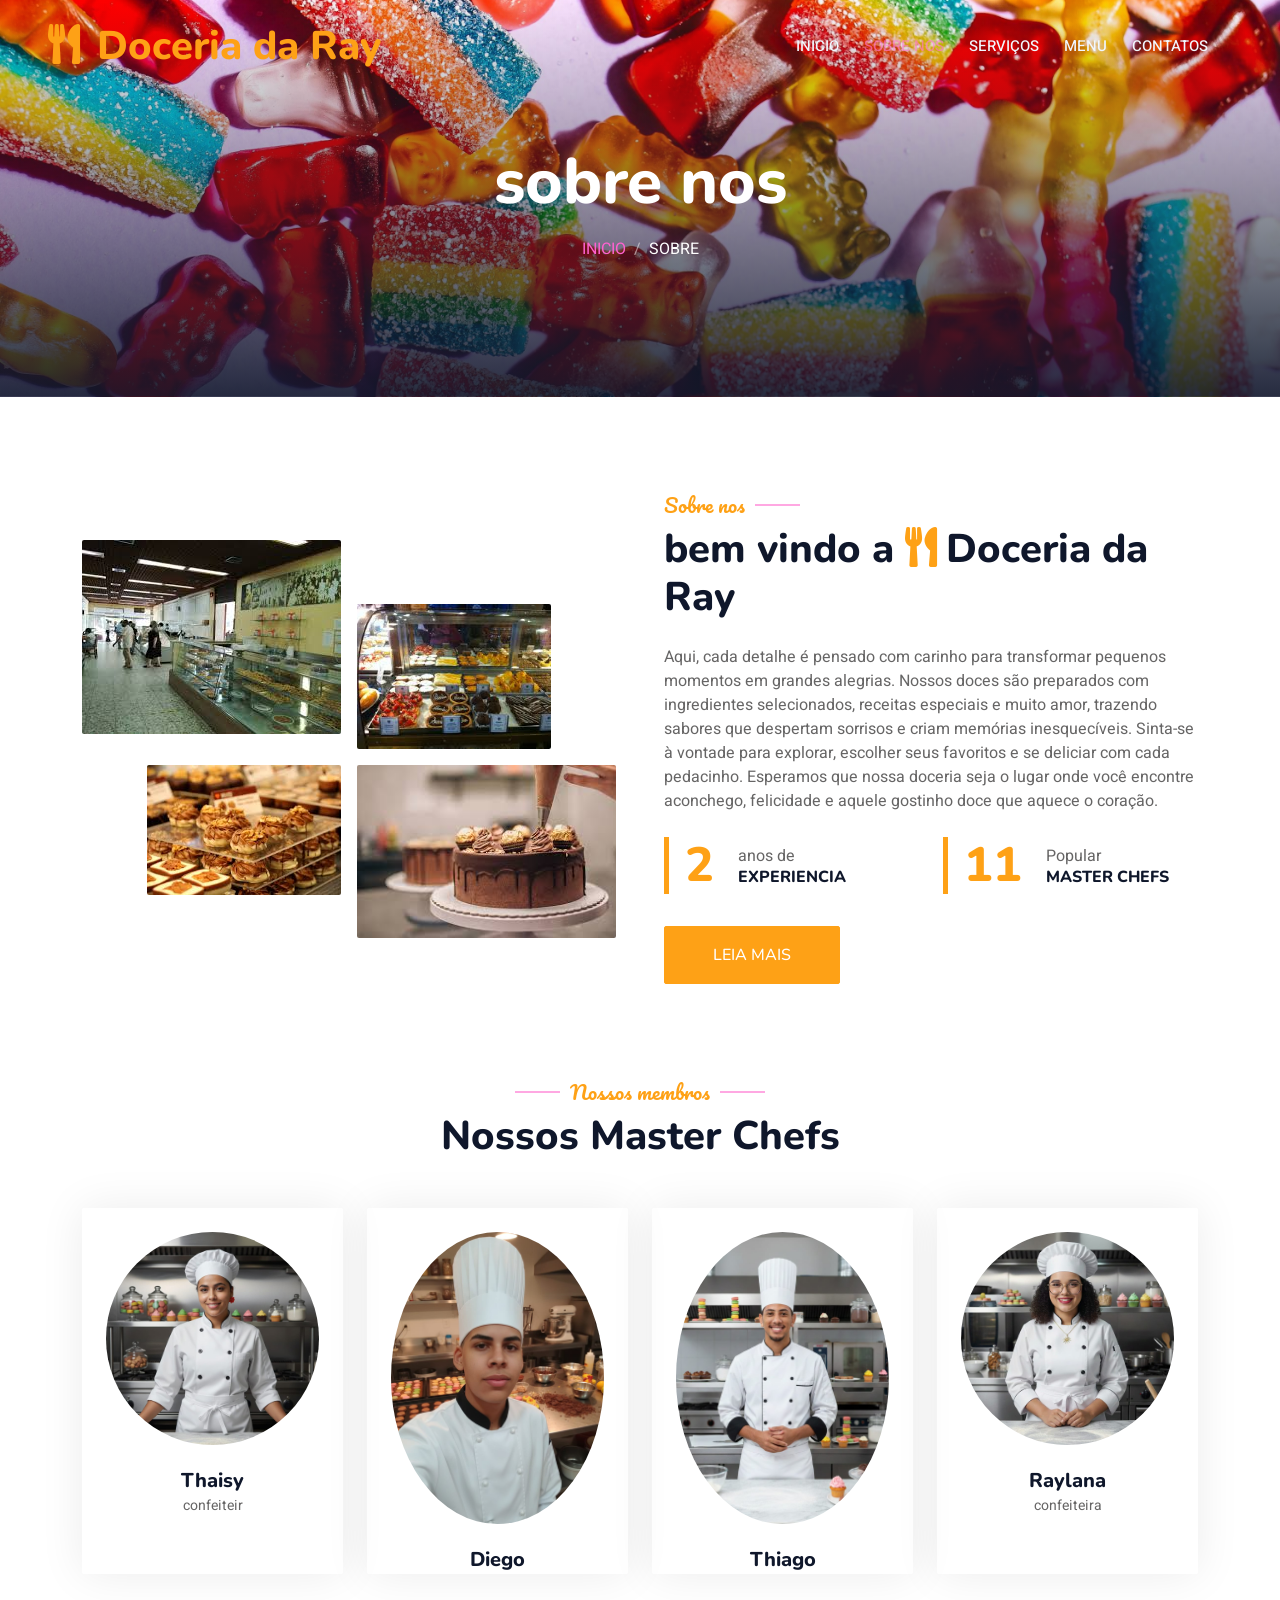
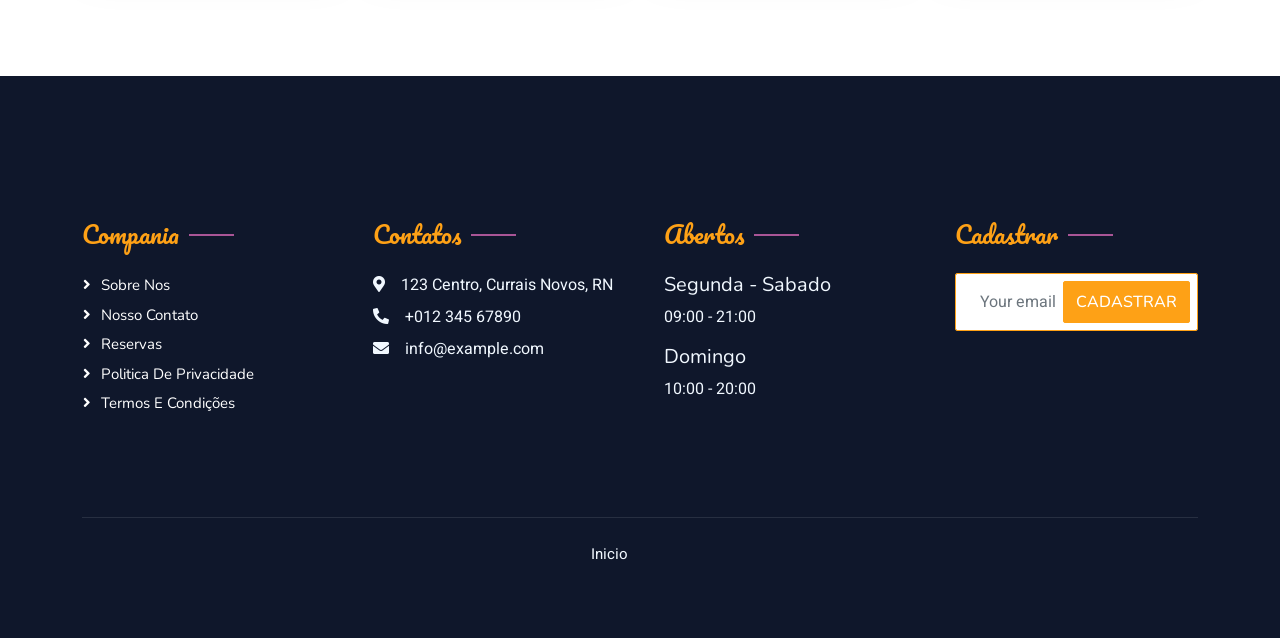
<file: about.html>
<!DOCTYPE html>
<html lang="en">

<head>
    <meta charset="utf-8">
    <title>doceria da Ray</title>
    <meta content="width=device-width, initial-scale=1.0" name="viewport">
    <meta content="" name="keywords">
    <meta content="" name="description">

    <!-- Favicon -->
    <link href="img/favicon.ico" rel="icon">

    <!-- Google Web Fonts -->
    <link rel="preconnect" href="https://fonts.googleapis.com">
    <link rel="preconnect" href="https://fonts.gstatic.com" crossorigin>
    <link href="https://fonts.googleapis.com/css2?family=Heebo:wght@400;500;600&family=Nunito:wght@600;700;800&family=Pacifico&display=swap" rel="stylesheet">

    <!-- Icon Font Stylesheet -->
    <link href="https://cdnjs.cloudflare.com/ajax/libs/font-awesome/5.10.0/css/all.min.css" rel="stylesheet">
    <link href="https://cdn.jsdelivr.net/npm/bootstrap-icons@1.4.1/font/bootstrap-icons.css" rel="stylesheet">

    <!-- Libraries Stylesheet -->
    <link href="lib/animate/animate.min.css" rel="stylesheet">
    <link href="lib/owlcarousel/assets/owl.carousel.min.css" rel="stylesheet">
    <link href="lib/tempusdominus/css/tempusdominus-bootstrap-4.min.css" rel="stylesheet" />

    <!-- Customized Bootstrap Stylesheet -->
    <link href="css/bootstrap.min.css" rel="stylesheet">

    <!-- Template Stylesheet -->
    <link href="css/style.css" rel="stylesheet">
</head>

<body>
    <div class="container-xxl bg-white p-0">
        <!-- Spinner Start -->
        <div id="spinner" class="show bg-white position-fixed translate-middle w-100 vh-100 top-50 start-50 d-flex align-items-center justify-content-center">
            <div class="spinner-border text-primary" style="width: 3rem; height: 3rem;" role="status">
                <span class="sr-only">carregando...</span>
            </div>
        </div>
        <!-- Spinner End -->


        <!-- Navbar & Hero Start -->
        <div class="container-xxl position-relative p-0">
            <nav class="navbar navbar-expand-lg navbar-dark bg-dark px-4 px-lg-5 py-3 py-lg-0">
                <a href="" class="navbar-brand p-0">
                    <h1 class="text-primary m-0"><i class="fa fa-utensils me-3"></i>Doceria da Ray</h1>
                    <!-- <img src="img/logo.png" alt="Logo"> -->
                </a>
                <button class="navbar-toggler" type="button" data-bs-toggle="collapse" data-bs-target="#navbarCollapse">
                    <span class="fa fa-bars"></span>
                </button>
                <div class="collapse navbar-collapse" id="navbarCollapse">
                    <div class="navbar-nav ms-auto py-0 pe-4">
                        <a href="index.html" class="nav-item nav-link">inicio</a>
                        <a href="about.html" class="nav-item nav-link active">sobre nos</a>
                        <a href="service.html" class="nav-item nav-link">Serviços</a>
                        <a href="menu.html" class="nav-item nav-link">Menu</a>

                        <a href="contact.html" class="nav-item nav-link">Contatos</a>
                    </div>
                 
                </div>
            </nav>

            <div class="container-xxl py-5 bg-dark hero-header mb-5">
                <div class="container text-center my-5 pt-5 pb-4">
                    <h1 class="display-3 text-white mb-3 animated slideInDown">sobre nos</h1>
                    <nav aria-label="breadcrumb">
                        <ol class="breadcrumb justify-content-center text-uppercase">
                            <li class="breadcrumb-item"><a href="#">inicio</a></li>
                       
                            <li class="breadcrumb-item text-white active" aria-current="page">sobre</li>
                        </ol>
                    </nav>
                </div>
            </div>
        </div>
        <!-- Navbar & Hero End -->


        <!-- About Start -->
        <div class="container-xxl py-5">
            <div class="container">
                <div class="row g-5 align-items-center">
                    <div class="col-lg-6">
                        <div class="row g-3">
                            <div class="col-6 text-start">
                                <img class="img-fluid rounded w-100 wow zoomIn" data-wow-delay="0.1s" src="img/about-1.jpg">
                            </div>
                            <div class="col-6 text-start">
                                <img class="img-fluid rounded w-75 wow zoomIn" data-wow-delay="0.3s" src="img/about-2.jpg" style="margin-top: 25%;">
                            </div>
                            <div class="col-6 text-end">
                                <img class="img-fluid rounded w-75 wow zoomIn" data-wow-delay="0.5s" src="img/about-3.jpg">
                            </div>
                            <div class="col-6 text-end">
                                <img class="img-fluid rounded w-100 wow zoomIn" data-wow-delay="0.7s" src="img/about-4.jpg">
                            </div>
                        </div>
                    </div>
                    <div class="col-lg-6">
                        <h5 class="section-title ff-secondary text-start text-primary fw-normal">Sobre nos</h5>
                        <h1 class="mb-4">bem vindo a <i class="fa fa-utensils text-primary me-2"></i>Doceria da Ray</h1>
                        <p class="mb-4">Aqui, cada detalhe é pensado com carinho para transformar pequenos momentos em grandes alegrias. Nossos doces são preparados com ingredientes selecionados, receitas especiais e muito amor, trazendo sabores que despertam sorrisos e criam memórias inesquecíveis.

                            Sinta-se à vontade para explorar, escolher seus favoritos e se deliciar com cada pedacinho. Esperamos que nossa doceria seja o lugar onde você encontre aconchego, felicidade e aquele gostinho doce que aquece o coração.</p>
                     
                        <div class="row g-4 mb-4">
                            <div class="col-sm-6">
                                <div class="d-flex align-items-center border-start border-5 border-primary px-3">
                                    <h1 class="flex-shrink-0 display-5 text-primary mb-0" data-toggle="counter-up">3</h1>
                                    <div class="ps-4">
                                        <p class="mb-0">anos de </p>
                                        <h6 class="text-uppercase mb-0">Experiencia
                                        </h6>
                                    </div>
                                </div>
                            </div>
                            <div class="col-sm-6">
                                <div class="d-flex align-items-center border-start border-5 border-primary px-3">
                                    <h1 class="flex-shrink-0 display-5 text-primary mb-0" data-toggle="counter-up">18</h1>
                                    <div class="ps-4">
                                        <p class="mb-0">Popular</p>
                                        <h6 class="text-uppercase mb-0">Master Chefs</h6>
                                    </div>
                                </div>
                            </div>
                        </div>
                        <a class="btn btn-primary py-3 px-5 mt-2" href="">leia mais</a>
                    </div>
                </div>
            </div>
        </div>
        <!-- About End -->


        <!-- Team Start -->
        <div class="container-xxl pt-5 pb-3">
            <div class="container">
                <div class="text-center wow fadeInUp" data-wow-delay="0.1s">
                    <h5 class="section-title ff-secondary text-center text-primary fw-normal">Nossos membros</h5>
                    <h1 class="mb-5">Nossos Master Chefs</h1>
                </div>
                <div class="row g-4">
                    <div class="col-lg-3 col-md-6 wow fadeInUp" data-wow-delay="0.1s">
                        <div class="team-item text-center rounded overflow-hidden">
                            <div class="rounded-circle overflow-hidden m-4">
                                <img class="img-fluid" src="img/team-1.jpg" alt="">
                            </div>
                            <h5 class="mb-0">Thaisy</h5>
                            <small>confeiteir</small>
                            <div class="d-flex justify-content-center mt-3">


                            </div>
                        </div>
                    </div>
                    <div class="col-lg-3 col-md-6 wow fadeInUp" data-wow-delay="0.3s">
                        <div class="team-item text-center rounded overflow-hidden">
                            <div class="rounded-circle overflow-hidden m-4">
                                <img class="img-fluid" src="img/team-2.jpg" alt="">
                            </div>
                            <h5 class="mb-0">Diego</h5>
                            <small>cuzinheiro</small>
                            <div class="d-flex justify-content-center mt-3">

                            </div>
                        </div>
                    </div>
                    <div class="col-lg-3 col-md-6 wow fadeInUp" data-wow-delay="0.5s">
                        <div class="team-item text-center rounded overflow-hidden">
                            <div class="rounded-circle overflow-hidden m-4">
                                <img class="img-fluid" src="img/team-3.jpg" alt="">
                            </div>
                            <h5 class="mb-0">Thiago</h5>
                            <small>cuzinheiro</small>
                            <div class="d-flex justify-content-center mt-3">
                            
                            </div>
                        </div>
                    </div>
                    <div class="col-lg-3 col-md-6 wow fadeInUp" data-wow-delay="0.7s">
                        <div class="team-item text-center rounded overflow-hidden">
                            <div class="rounded-circle overflow-hidden m-4">
                                <img class="img-fluid" src="img/team-4.jpg" alt="">
                            </div>
                            <h5 class="mb-0">Raylana</h5>
                            <small>confeiteira</small>
                           
                        </div>
                    </div>
                </div>
            </div>
        </div>
        <!-- Team End -->
        

        <!-- Footer Start -->
        <div class="container-fluid bg-dark text-light footer pt-5 mt-5 wow fadeIn" data-wow-delay="0.1s">
            <div class="container py-5">
                <div class="row g-5">
                    <div class="container py-5">
                        <div class="row g-5">
                            <div class="col-lg-3 col-md-6">
                                <h4 class="section-title ff-secondary text-start text-primary fw-normal mb-4">Compania</h4>
                                <a class="btn btn-link" href="">sobre nos</a>
                                <a class="btn btn-link" href="">Nosso contato</a>
                                <a class="btn btn-link" href="">reservas</a>
                                <a class="btn btn-link" href="">Politica de privacidade</a>
                                <a class="btn btn-link" href="">termos e condições</a>
                            </div>
                            <div class="col-lg-3 col-md-6">
                                <h4 class="section-title ff-secondary text-start text-primary fw-normal mb-4">Contatos</h4>
                                <p class="mb-2"><i class="fa fa-map-marker-alt me-3"></i>123 Centro, Currais Novos, RN</p>
                                <p class="mb-2"><i class="fa fa-phone-alt me-3"></i>+012 345 67890</p>
                                <p class="mb-2"><i class="fa fa-envelope me-3"></i>info@example.com</p>
                              
                            </div>
                            <div class="col-lg-3 col-md-6">
                                <h4 class="section-title ff-secondary text-start text-primary fw-normal mb-4">Abertos</h4>
                                <h5 class="text-light fw-normal">Segunda - Sabado</h5>
                                <p>09:00 - 21:00</p>
                                <h5 class="text-light fw-normal">Domingo</h5>
                                <p>10:00 - 20:00</p>
                            </div>
                            <div class="col-lg-3 col-md-6">
                                <h4 class="section-title ff-secondary text-start text-primary fw-normal mb-4">Cadastrar</h4>
                                
                                <div class="position-relative mx-auto" style="max-width: 400px;">
                                    <input class="form-control border-primary w-100 py-3 ps-4 pe-5" type="text" placeholder="Your email">
                                    <button type="button" class="btn btn-primary py-2 position-absolute top-0 end-0 mt-2 me-2">Cadastrar</button>
                                </div>
                            </div>
                        </div>
                    </div>
                    <div class="container">
                        <div class="copyright">
                            <div class="row">
                                
                                <div class="col-md-6 text-center text-md-end">
                                    <div class="footer-menu">
                                        <a href="">Inicio</a>

                                    </div>
                                </div>
                            </div>
                        </div>
                    </div>
                </div>
            </div>
        
        </div>
        <!-- Footer End -->


        <!-- Back to Top -->
        <a href="#" class="btn btn-lg btn-primary btn-lg-square back-to-top"><i class="bi bi-arrow-up"></i></a>
    </div>

    <!-- JavaScript Libraries -->
    <script src="https://code.jquery.com/jquery-3.4.1.min.js"></script>
    <script src="https://cdn.jsdelivr.net/npm/bootstrap@5.0.0/dist/js/bootstrap.bundle.min.js"></script>
    <script src="lib/wow/wow.min.js"></script>
    <script src="lib/easing/easing.min.js"></script>
    <script src="lib/waypoints/waypoints.min.js"></script>
    <script src="lib/counterup/counterup.min.js"></script>
    <script src="lib/owlcarousel/owl.carousel.min.js"></script>
    <script src="lib/tempusdominus/js/moment.min.js"></script>
    <script src="lib/tempusdominus/js/moment-timezone.min.js"></script>
    <script src="lib/tempusdominus/js/tempusdominus-bootstrap-4.min.js"></script>

    <!-- Template Javascript -->
    <script src="js/main.js"></script>
</body>

</html>
</file>
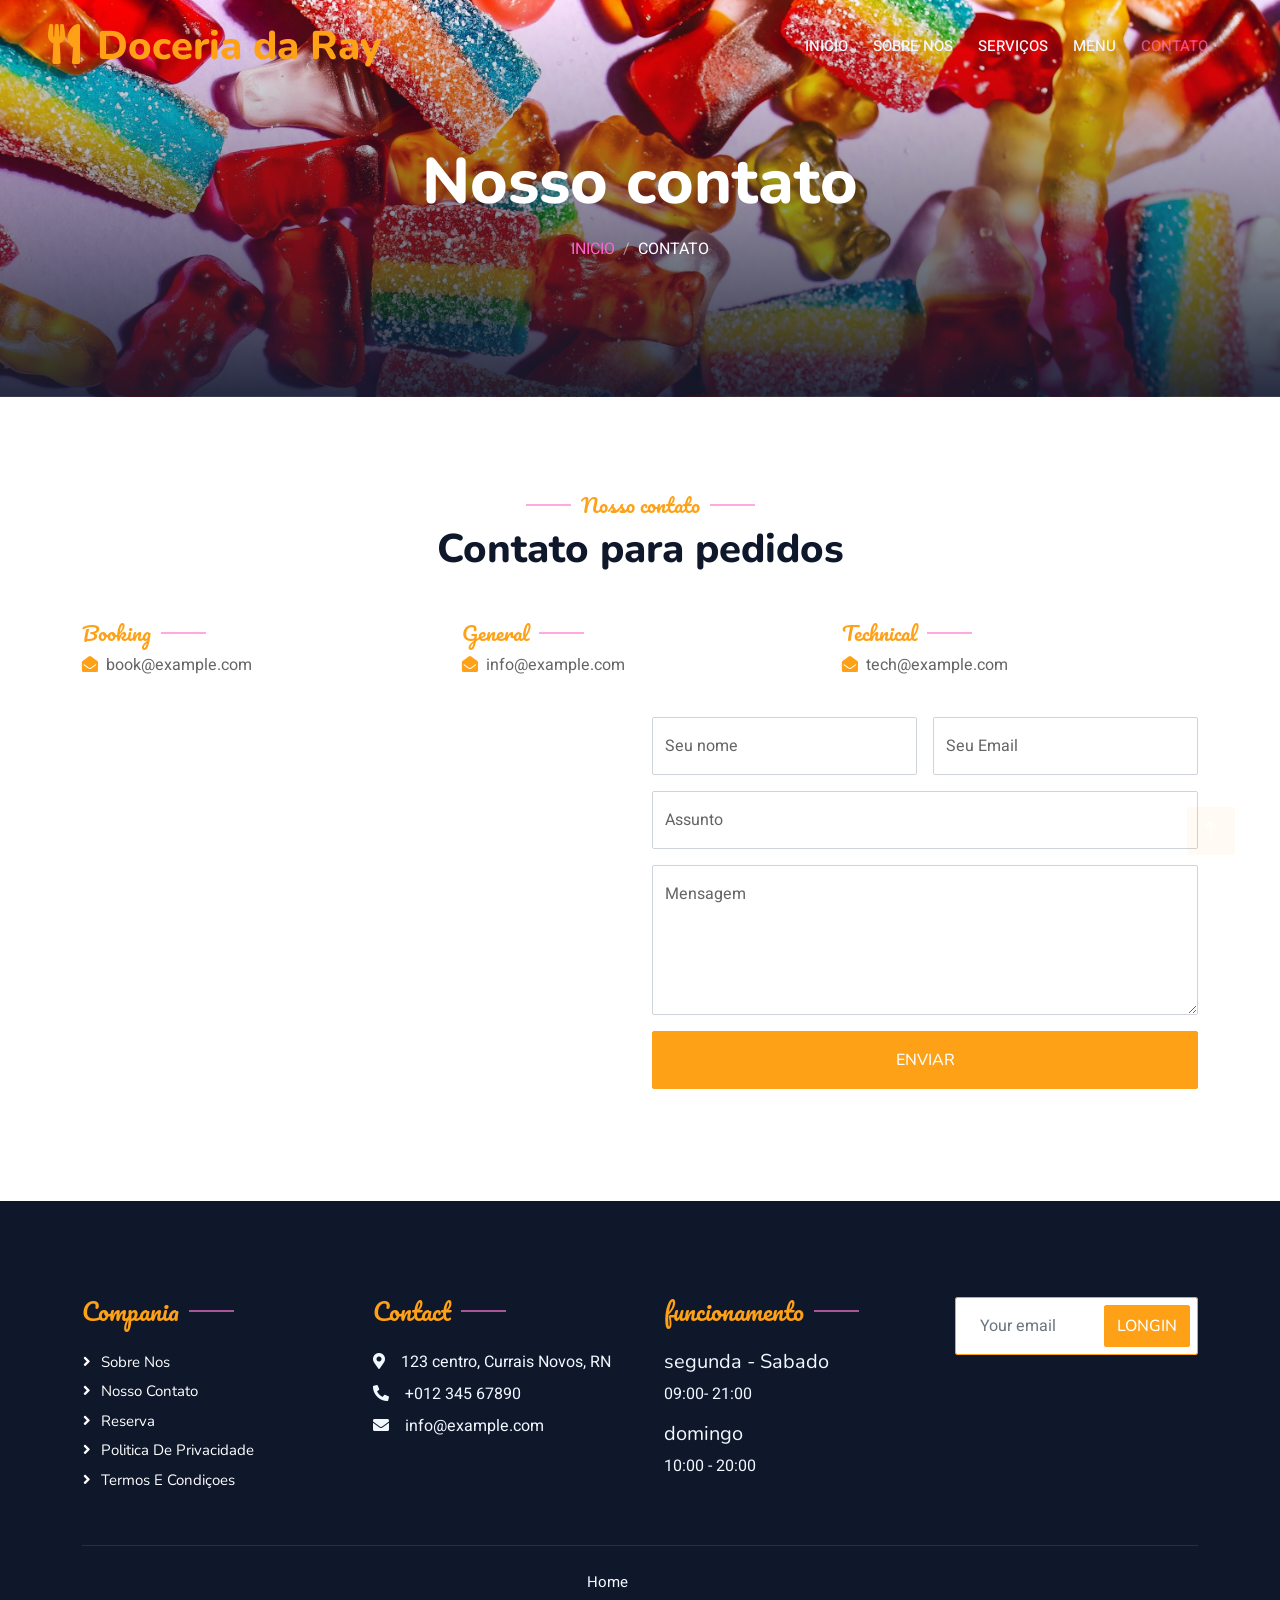
<file: contact.html>
<!DOCTYPE html>
<html lang="en">

<head>
    <meta charset="utf-8">
    <title>Doceria da Ray</title>
    <meta content="width=device-width, initial-scale=1.0" name="viewport">
    <meta content="" name="keywords">
    <meta content="" name="description">

    <!-- Favicon -->
    <link href="img/favicon.ico" rel="icon">

    <!-- Google Web Fonts -->
    <link rel="preconnect" href="https://fonts.googleapis.com">
    <link rel="preconnect" href="https://fonts.gstatic.com" crossorigin>
    <link href="https://fonts.googleapis.com/css2?family=Heebo:wght@400;500;600&family=Nunito:wght@600;700;800&family=Pacifico&display=swap" rel="stylesheet">

    <!-- Icon Font Stylesheet -->
    <link href="https://cdnjs.cloudflare.com/ajax/libs/font-awesome/5.10.0/css/all.min.css" rel="stylesheet">
    <link href="https://cdn.jsdelivr.net/npm/bootstrap-icons@1.4.1/font/bootstrap-icons.css" rel="stylesheet">

    <!-- Libraries Stylesheet -->
    <link href="lib/animate/animate.min.css" rel="stylesheet">
    <link href="lib/owlcarousel/assets/owl.carousel.min.css" rel="stylesheet">
    <link href="lib/tempusdominus/css/tempusdominus-bootstrap-4.min.css" rel="stylesheet" />

    <!-- Customized Bootstrap Stylesheet -->
    <link href="css/bootstrap.min.css" rel="stylesheet">

    <!-- Template Stylesheet -->
    <link href="css/style.css" rel="stylesheet">
</head>

<body>
    <div class="container-xxl bg-white p-0">
        <!-- Spinner Start -->
        <div id="spinner" class="show bg-white position-fixed translate-middle w-100 vh-100 top-50 start-50 d-flex align-items-center justify-content-center">
            <div class="spinner-border text-primary" style="width: 3rem; height: 3rem;" role="status">
                <span class="sr-only">Loading...</span>
            </div>
        </div>
        <!-- Spinner End -->


        <!-- Navbar & Hero Start -->
        <div class="container-xxl position-relative p-0">
            <nav class="navbar navbar-expand-lg navbar-dark bg-dark px-4 px-lg-5 py-3 py-lg-0">
                <a href="" class="navbar-brand p-0">
                    <h1 class="text-primary m-0"><i class="fa fa-utensils me-3"></i>Doceria da Ray</h1>
                    <!-- <img src="img/logo.png" alt="Logo"> -->
                </a>
                <button class="navbar-toggler" type="button" data-bs-toggle="collapse" data-bs-target="#navbarCollapse">
                    <span class="fa fa-bars"></span>
                </button>
                <div class="collapse navbar-collapse" id="navbarCollapse">
                    <div class="navbar-nav ms-auto py-0 pe-4">
                        <a href="index.html" class="nav-item nav-link">inicio</a>
                        <a href="about.html" class="nav-item nav-link">Sobre Nos</a>
                        <a href="service.html" class="nav-item nav-link">Serviços</a>
                        <a href="menu.html" class="nav-item nav-link">Menu</a>
                        <a href="contact.html" class="nav-item nav-link active">Contato</a>
                    </div>
                  
                </div>
            </nav>

            <div class="container-xxl py-5 bg-dark hero-header mb-5">
                <div class="container text-center my-5 pt-5 pb-4">
                    <h1 class="display-3 text-white mb-3 animated slideInDown">Nosso contato</h1>
                    <nav aria-label="breadcrumb">
                        <ol class="breadcrumb justify-content-center text-uppercase">
                            <li class="breadcrumb-item"><a href="#">inicio</a></li>
                        
                            <li class="breadcrumb-item text-white active" aria-current="page">Contato</li>
                        </ol>
                    </nav>
                </div>
            </div>
        </div>
        <!-- Navbar & Hero End -->


        <!-- Contact Start -->
        <div class="container-xxl py-5">
            <div class="container">
                <div class="text-center wow fadeInUp" data-wow-delay="0.1s">
                    <h5 class="section-title ff-secondary text-center text-primary fw-normal">Nosso contato</h5>
                    <h1 class="mb-5">Contato para pedidos</h1>
                </div>
                <div class="row g-4">
                    <div class="col-12">
                        <div class="row gy-4">
                            <div class="col-md-4">
                                <h5 class="section-title ff-secondary fw-normal text-start text-primary">Booking</h5>
                                <p><i class="fa fa-envelope-open text-primary me-2"></i>book@example.com</p>
                            </div>
                            <div class="col-md-4">
                                <h5 class="section-title ff-secondary fw-normal text-start text-primary">General</h5>
                                <p><i class="fa fa-envelope-open text-primary me-2"></i>info@example.com</p>
                            </div>
                            <div class="col-md-4">
                                <h5 class="section-title ff-secondary fw-normal text-start text-primary">Technical</h5>
                                <p><i class="fa fa-envelope-open text-primary me-2"></i>tech@example.com</p>
                            </div>
                        </div>
                    </div>
                    <div class="col-md-6 wow fadeIn" data-wow-delay="0.1s">
                        <iframe class="position-relative rounded w-100 h-100"
                            src="https://www.google.com/maps/embed/v1/place?q=Currais%20Novos&key=AIzaSyBFw0Qbyq9zTFTd-tUY6dZWTgaQzuU17R8"
                            frameborder="0" style="min-height: 350px; border:0;" allowfullscreen="" aria-hidden="false"
                            tabindex="0"></iframe>
                    </div>
                    <div class="col-md-6">
                        <div class="wow fadeInUp" data-wow-delay="0.2s">
                            <form id="contact-form">
                                <div class="row g-3">
                                    <div class="col-md-6">
                                        <div class="form-floating">
                                            <input type="text" class="form-control" id="name" placeholder="Your Name">
                                            <label for="name">Seu nome</label>
                                        </div>
                                    </div>
                                    <div class="col-md-6">
                                        <div class="form-floating">
                                            <input type="email" class="form-control" id="email" placeholder="Your Email">
                                            <label for="email">Seu Email</label>
                                        </div>
                                    </div>
                                    <div class="col-12">
                                        <div class="form-floating">
                                            <input type="text" class="form-control" id="subject" placeholder="Subject">
                                            <label for="subject">Assunto</label>
                                        </div>
                                    </div>
                                    <div class="col-12">
                                        <div class="form-floating">
                                            <textarea class="form-control" placeholder="Mensagem aqui" id="message" style="height: 150px"></textarea>
                                            <label for="message">Mensagem</label>
                                        </div>
                                    </div>
                                    <div class="col-12">
                                        <button class="btn btn-primary w-100 py-3" type="submit">Enviar</button>
                                    </div>
                                </div>
                            </form>
                            <p id="err-msg" style="color: red;"></p>
                        </div>
                    </div>
                </div>
            </div>
        </div>
        <!-- Contact End -->


        <!-- Footer Start -->
        <div class="container-fluid bg-dark text-light footer pt-5 mt-5 wow fadeIn" dta-wow-delay="0.1s">
            <div class="container py-5">
                <div class="row g-5">
                    <div class="col-lg-3 col-md-6">
                        <h4 class="section-title ff-secondary text-start text-primary fw-normal mb-4">Compania</h4>
                        <a class="btn btn-link" href="">sobre nos</a>
                        <a class="btn btn-link" href="">nosso contato</a>
                        <a class="btn btn-link" href="">Reserva</a>
                        <a class="btn btn-link" href="">Politica de privacidade</a>
                        <a class="btn btn-link" href="">Termos e condiçoes</a>
                    </div>
                    <div class="col-lg-3 col-md-6">
                        <h4 class="section-title ff-secondary text-start text-primary fw-normal mb-4">Contact</h4>
                        <p class="mb-2"><i class="fa fa-map-marker-alt me-3"></i>123 centro, Currais Novos, RN</p>
                        <p class="mb-2"><i class="fa fa-phone-alt me-3"></i>+012 345 67890</p>
                        <p class="mb-2"><i class="fa fa-envelope me-3"></i>info@example.com</p>
                      
                    </div>
                    <div class="col-lg-3 col-md-6">
                        <h4 class="section-title ff-secondary text-start text-primary fw-normal mb-4">funcionamento</h4>
                        <h5 class="text-light fw-normal">segunda - Sabado</h5>
                        <p>09:00- 21:00</p>
                        <h5 class="text-light fw-normal">domingo</h5>
                        <p>10:00 - 20:00</p>
                    </div>
                    <div class="col-lg-3 col-md-6">
                        
                        <div class="position-relative mx-auto" style="max-width: 400px;">
                            <input class="form-control border-primary w-100 py-3 ps-4 pe-5" type="text" placeholder="Your email">
                            <button type="button" class="btn btn-primary py-2 position-absolute top-0 end-0 mt-2 me-2">Longin</button>
                        </div>
                    </div>
                </div>
            </div>
            <div class="container">
                <div class="copyright">
                    <div class="row">
                     
                        <div class="col-md-6 text-center text-md-end">
                            <div class="footer-menu">
                                <a href="">Home</a>
                           
                            </div>
                        </div>
                    </div>
                </div>
            </div>
        </div>
        <!-- Footer End -->


        <!-- Back to Top -->
        <a href="#" class="btn btn-lg btn-primary btn-lg-square back-to-top"><i class="bi bi-arrow-up"></i></a>
    </div>

    <!-- JavaScript Libraries -->
    <script src="https://code.jquery.com/jquery-3.4.1.min.js"></script>
    <script src="https://cdn.jsdelivr.net/npm/bootstrap@5.0.0/dist/js/bootstrap.bundle.min.js"></script>
    <script src="lib/wow/wow.min.js"></script>
    <script src="lib/easing/easing.min.js"></script>
    <script src="lib/waypoints/waypoints.min.js"></script>
    <script src="lib/counterup/counterup.min.js"></script>
    <script src="lib/owlcarousel/owl.carousel.min.js"></script>
    <script src="lib/tempusdominus/js/moment.min.js"></script>
    <script src="lib/tempusdominus/js/moment-timezone.min.js"></script>
    <script src="lib/tempusdominus/js/tempusdominus-bootstrap-4.min.js"></script>

    <!-- Template Javascript -->
    <script src="js/main.js"></script>
</body>

</html>
</file>
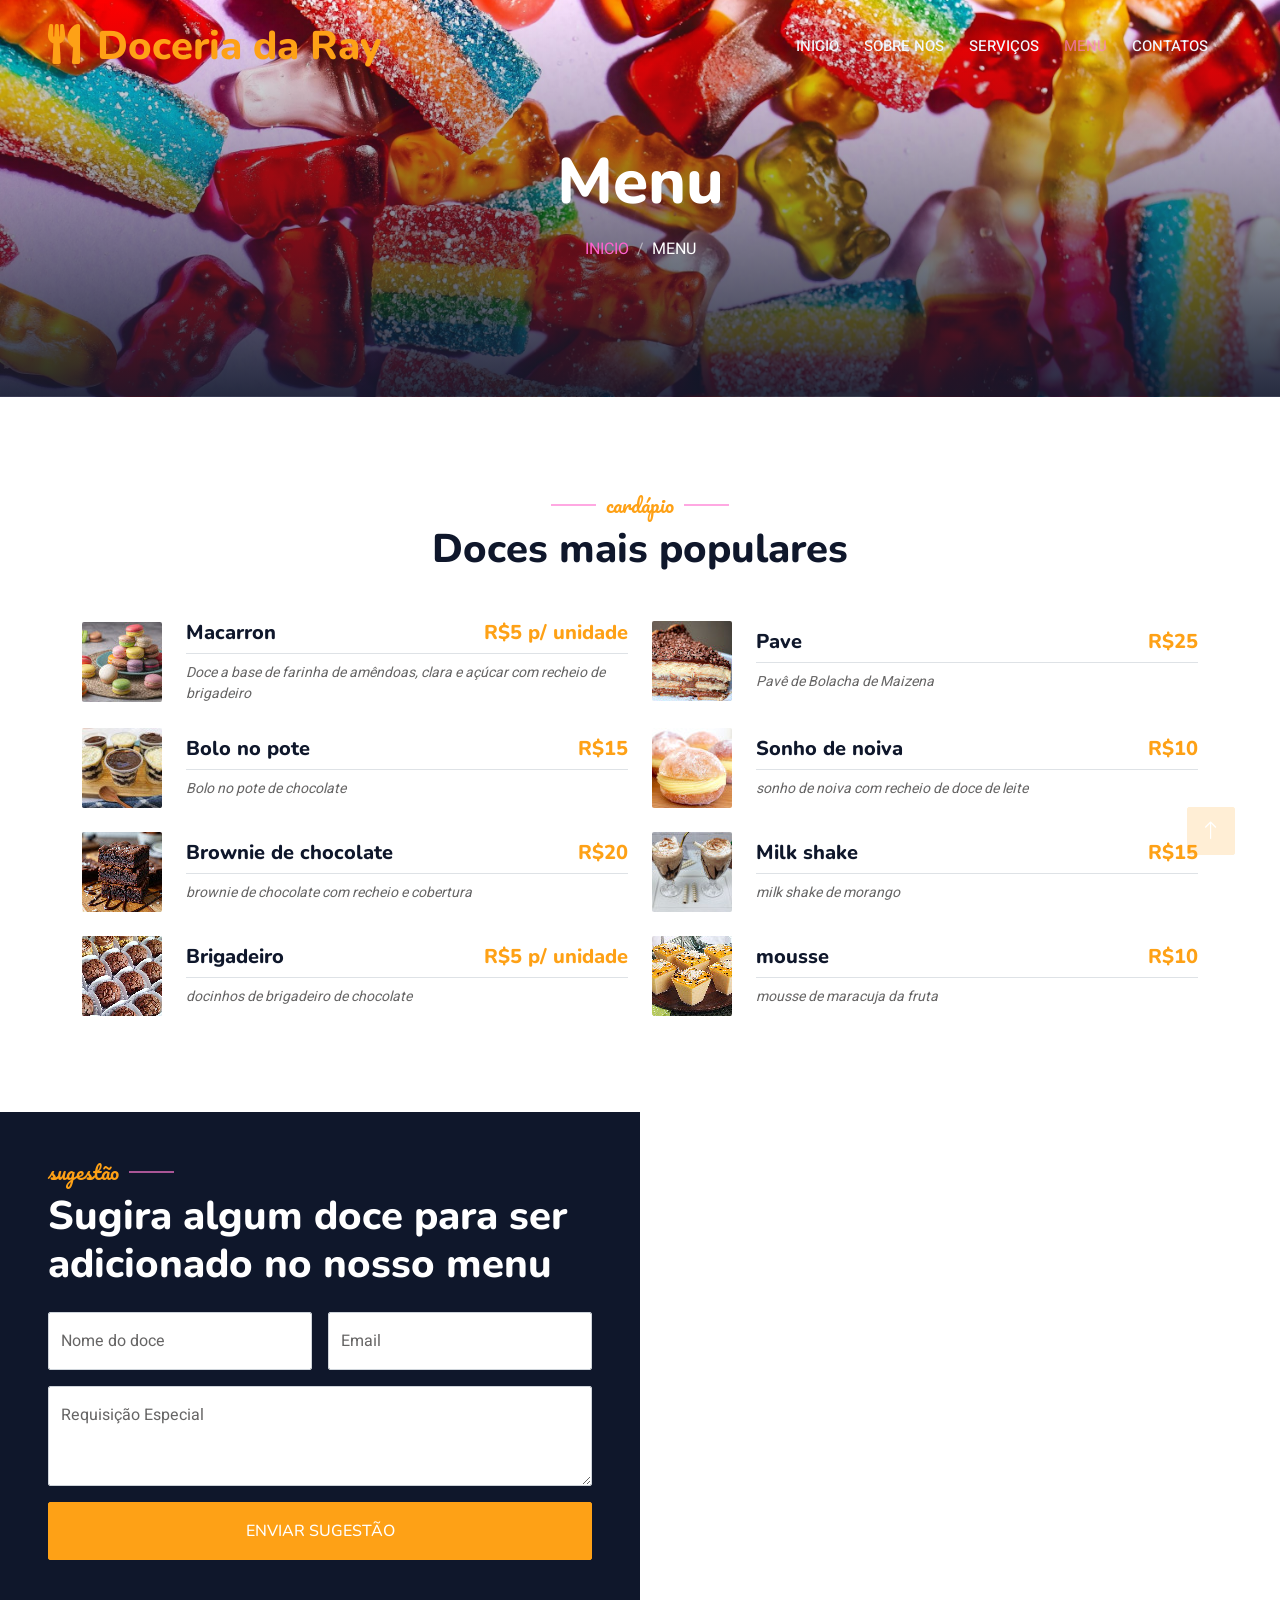
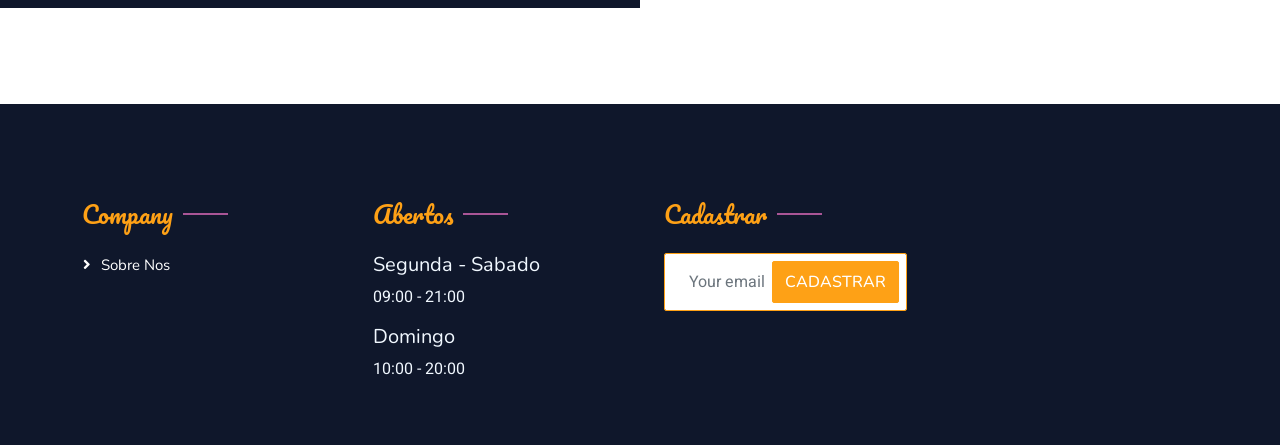
<file: menu.html>
<!DOCTYPE html>
<html lang="en">

<head>
    <meta charset="utf-8">
    <title>Restoran - Bootstrap Restaurant Template</title>
    <meta content="width=device-width, initial-scale=1.0" name="viewport">
    <meta content="" name="keywords">
    <meta content="" name="description">

    <!-- Favicon -->
    <link href="img/favicon.ico" rel="icon">

    <!-- Google Web Fonts -->
    <link rel="preconnect" href="https://fonts.googleapis.com">
    <link rel="preconnect" href="https://fonts.gstatic.com" crossorigin>
    <link href="https://fonts.googleapis.com/css2?family=Heebo:wght@400;500;600&family=Nunito:wght@600;700;800&family=Pacifico&display=swap" rel="stylesheet">

    <!-- Icon Font Stylesheet -->
    <link href="https://cdnjs.cloudflare.com/ajax/libs/font-awesome/5.10.0/css/all.min.css" rel="stylesheet">
    <link href="https://cdn.jsdelivr.net/npm/bootstrap-icons@1.4.1/font/bootstrap-icons.css" rel="stylesheet">

    <!-- Libraries Stylesheet -->
    <link href="lib/animate/animate.min.css" rel="stylesheet">
    <link href="lib/owlcarousel/assets/owl.carousel.min.css" rel="stylesheet">
    <link href="lib/tempusdominus/css/tempusdominus-bootstrap-4.min.css" rel="stylesheet" />

    <!-- Customized Bootstrap Stylesheet -->
    <link href="css/bootstrap.min.css" rel="stylesheet">

    <!-- Template Stylesheet -->
    <link href="css/style.css" rel="stylesheet">
</head>

<body>
    <div class="container-xxl bg-white p-0">
        <!-- Spinner Start -->
        <div id="spinner" class="show bg-white position-fixed translate-middle w-100 vh-100 top-50 start-50 d-flex align-items-center justify-content-center">
            <div class="spinner-border text-primary" style="width: 3rem; height: 3rem;" role="status">
                <span class="sr-only">Loading...</span>
            </div>
        </div>
        <!-- Spinner End -->


        <!-- Navbar & Hero Start -->
        <div class="container-xxl position-relative p-0">
            <nav class="navbar navbar-expand-lg navbar-dark bg-dark px-4 px-lg-5 py-3 py-lg-0">
                <a href="" class="navbar-brand p-0">
                    <h1 class="text-primary m-0"><i class="fa fa-utensils me-3"></i>Doceria da Ray</h1>
                    <!-- <img src="img/logo.png" alt="Logo"> -->
                </a>
                <button class="navbar-toggler" type="button" data-bs-toggle="collapse" data-bs-target="#navbarCollapse">
                    <span class="fa fa-bars"></span>
                </button>
                <div class="collapse navbar-collapse" id="navbarCollapse">
                    <div class="navbar-nav ms-auto py-0 pe-4">
                        <a href="index.html" class="nav-item nav-link">inicio</a>
                        <a href="about.html" class="nav-item nav-link">sobre nos</a>
                        <a href="service.html" class="nav-item nav-link">Serviços</a>
                        <a href="menu.html" class="nav-item nav-link active">Menu</a>
                        <a href="contact.html" class="nav-item nav-link">Contatos</a>
                    </div>
      
                </div>
            </nav>

            <div class="container-xxl py-5 bg-dark hero-header mb-5">
                <div class="container text-center my-5 pt-5 pb-4">
                    <h1 class="display-3 text-white mb-3 animated slideInDown">Menu</h1>
                    <nav aria-label="breadcrumb">
                        <ol class="breadcrumb justify-content-center text-uppercase">
                            <li class="breadcrumb-item"><a href="#">Inicio</a></li>
                           
                            <li class="breadcrumb-item text-white active" aria-current="page">Menu</li>
                        </ol>
                    </nav>
                </div>
            </div>
        </div>
        <!-- Navbar & Hero End -->


        <!-- Menu Start -->
        <div class="container-xxl py-5">
            <div class="container">
                <div class="text-center wow fadeInUp" data-wow-delay="0.1s">
                    <h5 class="section-title ff-secondary text-center text-primary fw-normal">cardápio</h5>
                    <h1 class="mb-5">Doces mais populares</h1>
                </div>
                <div class="tab-class text-center wow fadeInUp" data-wow-delay="0.1s">
                    <div class="tab-content">
                        <div id="tab-1" class="tab-pane fade show p-0 active">
                            <div class="row g-4">
                                <div class="col-lg-6">
                                    <div class="d-flex align-items-center">
                                        <img class="flex-shrink-0 img-fluid rounded" src="img/macaron.jpg" alt="" style="width: 80px;">
                                        <div class="w-100 d-flex flex-column text-start ps-4">
                                            <h5 class="d-flex justify-content-between border-bottom pb-2">
                                                <span>Macarron</span>
                                                <span class="text-primary">R$5 p/ unidade</span>
                                            </h5>
                                            <small class="fst-italic">Doce a base de farinha de amêndoas, clara e açúcar com recheio de brigadeiro</small>
                                        </div>
                                    </div>
                                </div>
                                <div class="col-lg-6">
                                    <div class="d-flex align-items-center">
                                        <img class="flex-shrink-0 img-fluid rounded" src="img/pave 2.jpg" alt="" style="width: 80px;">
                                        <div class="w-100 d-flex flex-column text-start ps-4">
                                            <h5 class="d-flex justify-content-between border-bottom pb-2">
                                                <span>Pave</span>
                                                <span class="text-primary">R$25</span>
                                            </h5>
                                            <small class="fst-italic">Pavê de Bolacha de Maizena</small>
                                        </div>
                                    </div>
                                </div>
                                <div class="col-lg-6">
                                    <div class="d-flex align-items-center">
                                        <img class="flex-shrink-0 img-fluid rounded" src="img/bolo no pote 3.jpg" alt="" style="width: 80px;">
                                        <div class="w-100 d-flex flex-column text-start ps-4">
                                            <h5 class="d-flex justify-content-between border-bottom pb-2">
                                                <span>Bolo no pote</span>
                                                <span class="text-primary">R$15</span>
                                            </h5>
                                            <small class="fst-italic">Bolo no pote de chocolate</small>
                                        </div>
                                    </div>
                                </div>
                                <div class="col-lg-6">
                                    <div class="d-flex align-items-center">
                                        <img class="flex-shrink-0 img-fluid rounded" src="img/sonho 4.jpg" alt="" style="width: 80px;">
                                        <div class="w-100 d-flex flex-column text-start ps-4">
                                            <h5 class="d-flex justify-content-between border-bottom pb-2">
                                                <span>Sonho de noiva</span>
                                                <span class="text-primary">R$10</span>
                                            </h5>
                                            <small class="fst-italic">sonho de noiva com recheio de doce de leite</small>
                                        </div>
                                    </div>
                                </div>
                                <div class="col-lg-6">
                                    <div class="d-flex align-items-center">
                                        <img class="flex-shrink-0 img-fluid rounded" src="img/Brownie 6.jpg" alt="" style="width: 80px;">
                                        <div class="w-100 d-flex flex-column text-start ps-4">
                                            <h5 class="d-flex justify-content-between border-bottom pb-2">
                                                <span>Brownie de chocolate</span>
                                                <span class="text-primary">R$20</span>
                                            </h5>
                                            <small class="fst-italic">brownie de chocolate com recheio e cobertura</small>
                                        </div>
                                    </div>
                                </div>
                                <div class="col-lg-6">
                                    <div class="d-flex align-items-center">
                                        <img class="flex-shrink-0 img-fluid rounded" src="img/milk shake 5.jpg" alt="" style="width: 80px;">
                                        <div class="w-100 d-flex flex-column text-start ps-4">
                                            <h5 class="d-flex justify-content-between border-bottom pb-2">
                                                <span>Milk shake</span>
                                                <span class="text-primary">R$15</span>
                                            </h5>
                                            <small class="fst-italic">milk shake de morango</small>
                                        </div>
                                    </div>
                                </div>
                                <div class="col-lg-6">
                                    <div class="d-flex align-items-center">
                                        <img class="flex-shrink-0 img-fluid rounded" src="img/brigadeiro 7.jpg" alt="" style="width: 80px;">
                                        <div class="w-100 d-flex flex-column text-start ps-4">
                                            <h5 class="d-flex justify-content-between border-bottom pb-2">
                                                <span>Brigadeiro</span>
                                                <span class="text-primary">R$5 p/ unidade</span>
                                            </h5>
                                            <small class="fst-italic">docinhos de brigadeiro de chocolate</small>
                                        </div>
                                    </div>
                                </div>
                                <div class="col-lg-6">
                                    <div class="d-flex align-items-center">
                                        <img class="flex-shrink-0 img-fluid rounded" src="img/mousse 8.jpg" alt="" style="width: 80px;">
                                        <div class="w-100 d-flex flex-column text-start ps-4">
                                            <h5 class="d-flex justify-content-between border-bottom pb-2">
                                                <span>mousse</span>
                                                <span class="text-primary">R$10</span>
                                            </h5>
                                            <small class="fst-italic">mousse de maracuja da fruta</small>
                                        </div>
                                    </div>
                                </div>
                            </div>
                        </div>
                        <div id="tab-2" class="tab-pane fade show p-0">
                            <div class="row g-4">
                                <div class="col-lg-6">
                                    <div class="d-flex align-items-center">
                                        <img class="flex-shrink-0 img-fluid rounded" src="img/menu-1.jpg" alt="" style="width: 80px;">
                                        <div class="w-100 d-flex flex-column text-start ps-4">
                                            <h5 class="d-flex justify-content-between border-bottom pb-2">
                                                <span>Chicken Burger</span>
                                                <span class="text-primary">$115</span>
                                            </h5>
                                            <small class="fst-italic">Ipsum ipsum clita erat amet dolor justo diam</small>
                                        </div>
                                    </div>
                                </div>
                                <div class="col-lg-6">
                                    <div class="d-flex align-items-center">
                                        <img class="flex-shrink-0 img-fluid rounded" src="img/menu-2.jpg" alt="" style="width: 80px;">
                                        <div class="w-100 d-flex flex-column text-start ps-4">
                                            <h5 class="d-flex justify-content-between border-bottom pb-2">
                                                <span>Chicken Burger</span>
                                                <span class="text-primary">$115</span>
                                            </h5>
                                            <small class="fst-italic">Ipsum ipsum clita erat amet dolor justo diam</small>
                                        </div>
                                    </div>
                                </div>
                                <div class="col-lg-6">
                                    <div class="d-flex align-items-center">
                                        <img class="flex-shrink-0 img-fluid rounded" src="img/menu-3.jpg" alt="" style="width: 80px;">
                                        <div class="w-100 d-flex flex-column text-start ps-4">
                                            <h5 class="d-flex justify-content-between border-bottom pb-2">
                                                <span>Chicken Burger</span>
                                                <span class="text-primary">$115</span>
                                            </h5>
                                            <small class="fst-italic">Ipsum ipsum clita erat amet dolor justo diam</small>
                                        </div>
                                    </div>
                                </div>
                                <div class="col-lg-6">
                                    <div class="d-flex align-items-center">
                                        <img class="flex-shrink-0 img-fluid rounded" src="img/menu-4.jpg" alt="" style="width: 80px;">
                                        <div class="w-100 d-flex flex-column text-start ps-4">
                                            <h5 class="d-flex justify-content-between border-bottom pb-2">
                                                <span>Chicken Burger</span>
                                                <span class="text-primary">$115</span>
                                            </h5>
                                            <small class="fst-italic">Ipsum ipsum clita erat amet dolor justo diam</small>
                                        </div>
                                    </div>
                                </div>
                                <div class="col-lg-6">
                                    <div class="d-flex align-items-center">
                                        <img class="flex-shrink-0 img-fluid rounded" src="img/menu-5.jpg" alt="" style="width: 80px;">
                                        <div class="w-100 d-flex flex-column text-start ps-4">
                                            <h5 class="d-flex justify-content-between border-bottom pb-2">
                                                <span>Chicken Burger</span>
                                                <span class="text-primary">$115</span>
                                            </h5>
                                            <small class="fst-italic">Ipsum ipsum clita erat amet dolor justo diam</small>
                                        </div>
                                    </div>
                                </div>
                                <div class="col-lg-6">
                                    <div class="d-flex align-items-center">
                                        <img class="flex-shrink-0 img-fluid rounded" src="img/menu-6.jpg" alt="" style="width: 80px;">
                                        <div class="w-100 d-flex flex-column text-start ps-4">
                                            <h5 class="d-flex justify-content-between border-bottom pb-2">
                                                <span>Chicken Burger</span>
                                                <span class="text-primary">$115</span>
                                            </h5>
                                            <small class="fst-italic">Ipsum ipsum clita erat amet dolor justo diam</small>
                                        </div>
                                    </div>
                                </div>
                                <div class="col-lg-6">
                                    <div class="d-flex align-items-center">
                                        <img class="flex-shrink-0 img-fluid rounded" src="img/menu-7.jpg" alt="" style="width: 80px;">
                                        <div class="w-100 d-flex flex-column text-start ps-4">
                                            <h5 class="d-flex justify-content-between border-bottom pb-2">
                                                <span>Chicken Burger</span>
                                                <span class="text-primary">$115</span>
                                            </h5>
                                            <small class="fst-italic">Ipsum ipsum clita erat amet dolor justo diam</small>
                                        </div>
                                    </div>
                                </div>
                                <div class="col-lg-6">
                                    <div class="d-flex align-items-center">
                                        <img class="flex-shrink-0 img-fluid rounded" src="img/menu-8.jpg" alt="" style="width: 80px;">
                                        <div class="w-100 d-flex flex-column text-start ps-4">
                                            <h5 class="d-flex justify-content-between border-bottom pb-2">
                                                <span>Chicken Burger</span>
                                                <span class="text-primary">$115</span>
                                            </h5>
                                            <small class="fst-italic">Ipsum ipsum clita erat amet dolor justo diam</small>
                                        </div>
                                    </div>
                                </div>
                            </div>
                        </div>
                        <div id="tab-3" class="tab-pane fade show p-0">
                            <div class="row g-4">
                                <div class="col-lg-6">
                                    <div class="d-flex align-items-center">
                                        <img class="flex-shrink-0 img-fluid rounded" src="img/menu-1.jpg" alt="" style="width: 80px;">
                                        <div class="w-100 d-flex flex-column text-start ps-4">
                                            <h5 class="d-flex justify-content-between border-bottom pb-2">
                                                <span>Chicken Burger</span>
                                                <span class="text-primary">$115</span>
                                            </h5>
                                            <small class="fst-italic">Ipsum ipsum clita erat amet dolor justo diam</small>
                                        </div>
                                    </div>
                                </div>
                                <div class="col-lg-6">
                                    <div class="d-flex align-items-center">
                                        <img class="flex-shrink-0 img-fluid rounded" src="img/menu-2.jpg" alt="" style="width: 80px;">
                                        <div class="w-100 d-flex flex-column text-start ps-4">
                                            <h5 class="d-flex justify-content-between border-bottom pb-2">
                                                <span>Chicken Burger</span>
                                                <span class="text-primary">$115</span>
                                            </h5>
                                            <small class="fst-italic">Ipsum ipsum clita erat amet dolor justo diam</small>
                                        </div>
                                    </div>
                                </div>
                                <div class="col-lg-6">
                                    <div class="d-flex align-items-center">
                                        <img class="flex-shrink-0 img-fluid rounded" src="img/menu-3.jpg" alt="" style="width: 80px;">
                                        <div class="w-100 d-flex flex-column text-start ps-4">
                                            <h5 class="d-flex justify-content-between border-bottom pb-2">
                                                <span>Chicken Burger</span>
                                                <span class="text-primary">$115</span>
                                            </h5>
                                            <small class="fst-italic">Ipsum ipsum clita erat amet dolor justo diam</small>
                                        </div>
                                    </div>
                                </div>
                                <div class="col-lg-6">
                                    <div class="d-flex align-items-center">
                                        <img class="flex-shrink-0 img-fluid rounded" src="img/menu-4.jpg" alt="" style="width: 80px;">
                                        <div class="w-100 d-flex flex-column text-start ps-4">
                                            <h5 class="d-flex justify-content-between border-bottom pb-2">
                                                <span>Chicken Burger</span>
                                                <span class="text-primary">$115</span>
                                            </h5>
                                            <small class="fst-italic">Ipsum ipsum clita erat amet dolor justo diam</small>
                                        </div>
                                    </div>
                                </div>
                                <div class="col-lg-6">
                                    <div class="d-flex align-items-center">
                                        <img class="flex-shrink-0 img-fluid rounded" src="img/menu-5.jpg" alt="" style="width: 80px;">
                                        <div class="w-100 d-flex flex-column text-start ps-4">
                                            <h5 class="d-flex justify-content-between border-bottom pb-2">
                                                <span>Chicken Burger</span>
                                                <span class="text-primary">$115</span>
                                            </h5>
                                            <small class="fst-italic">Ipsum ipsum clita erat amet dolor justo diam</small>
                                        </div>
                                    </div>
                                </div>
                                <div class="col-lg-6">
                                    <div class="d-flex align-items-center">
                                        <img class="flex-shrink-0 img-fluid rounded" src="img/menu-6.jpg" alt="" style="width: 80px;">
                                        <div class="w-100 d-flex flex-column text-start ps-4">
                                            <h5 class="d-flex justify-content-between border-bottom pb-2">
                                                <span>Chicken Burger</span>
                                                <span class="text-primary">$115</span>
                                            </h5>
                                            <small class="fst-italic">Ipsum ipsum clita erat amet dolor justo diam</small>
                                        </div>
                                    </div>
                                </div>
                                <div class="col-lg-6">
                                    <div class="d-flex align-items-center">
                                        <img class="flex-shrink-0 img-fluid rounded" src="img/menu-7.jpg" alt="" style="width: 80px;">
                                        <div class="w-100 d-flex flex-column text-start ps-4">
                                            <h5 class="d-flex justify-content-between border-bottom pb-2">
                                                <span>Chicken Burger</span>
                                                <span class="text-primary">$115</span>
                                            </h5>
                                            <small class="fst-italic">Ipsum ipsum clita erat amet dolor justo diam</small>
                                        </div>
                                    </div>
                                </div>
                                <div class="col-lg-6">
                                    <div class="d-flex align-items-center">
                                        <img class="flex-shrink-0 img-fluid rounded" src="img/menu-8.jpg" alt="" style="width: 80px;">
                                        <div class="w-100 d-flex flex-column text-start ps-4">
                                            <h5 class="d-flex justify-content-between border-bottom pb-2">
                                                <span>Chicken Burger</span>
                                                <span class="text-primary">$115</span>
                                            </h5>
                                            <small class="fst-italic">Ipsum ipsum clita erat amet dolor justo diam</small>
                                        </div>
                                    </div>
                                </div>
                            </div>
                        </div>
                    </div>
                </div>
            </div>
        </div>
        <!-- Menu End -->

        <div class="container-xxl py-5 px-0 wow fadeInUp" data-wow-delay="0.1s">
            <div class="row g-0">
                <div class="col-md-6 bg-dark d-flex align-items-center">
                    <div class="p-5 wow fadeInUp" data-wow-delay="0.2s">
                        <h5 class="section-title ff-secondary text-start text-primary fw-normal">sugestão</h5>
                        <h1 class="text-white mb-4">Sugira algum doce para ser adicionado no nosso menu</h1>
                        <form>
                            <div class="row g-3">
                                <div class="col-md-6">
                                    <div class="form-floating">
                                        <input type="text" class="form-control" id="name" placeholder="Your Name">
                                        <label for="name">Nome do doce</label>
                                    </div>
                                </div>
                                <div class="col-md-6">
                                    <div class="form-floating">
                                        <input type="email" class="form-control" id="email" placeholder="Your Email">
                                        <label for="email">Email</label>
                                    </div>
                                </div>
         
                                <div class="col-12">
                                    <div class="form-floating">
                                        <textarea class="form-control" placeholder="Special Request" id="message" style="height: 100px"></textarea>
                                        <label for="message">Requisição Especial</label>
                                    </div>
                                </div>
                                <div class="col-12">
                                    <button class="btn btn-primary w-100 py-3" type="submit">Enviar sugestão</button>
                                </div>
                            </div>
                        </form>
                    </div>
                </div>
            </div>
        </div>
        

        <!-- Footer Start -->
        <div class="container-fluid bg-dark text-light footer pt-5 mt-5 wow fadeIn" data-wow-delay="0.1s">
            <div class="container py-5">
                <div class="row g-5">
                    <div class="col-lg-3 col-md-6">
                        <h4 class="section-title ff-secondary text-start text-primary fw-normal mb-4">Company</h4>
                        <a class="btn btn-link" href="">sobre nos</a>
                    
                    </div>
                    
                  
                    <div class="col-lg-3 col-md-6">
                        <h4 class="section-title ff-secondary text-start text-primary fw-normal mb-4">Abertos</h4>
                        <h5 class="text-light fw-normal">Segunda - Sabado</h5>
                        <p>09:00 - 21:00</p>
                        <h5 class="text-light fw-normal">Domingo</h5>
                        <p>10:00 - 20:00</p>
                    </div>
                    <div class="col-lg-3 col-md-6">
                        <h4 class="section-title ff-secondary text-start text-primary fw-normal mb-4">Cadastrar</h4>
                        
                        <div class="position-relative mx-auto" style="max-width: 400px;">
                            <input class="form-control border-primary w-100 py-3 ps-4 pe-5" type="text" placeholder="Your email">
                            <button type="button" class="btn btn-primary py-2 position-absolute top-0 end-0 mt-2 me-2">Cadastrar</button>
                        </div>
                    </div>
                </div>
            </div>
           
        </div>
        <!-- Footer End -->


        <!-- Back to Top -->
        <a href="#" class="btn btn-lg btn-primary btn-lg-square back-to-top"><i class="bi bi-arrow-up"></i></a>
    </div>


    <!-- JavaScript Libraries -->
    <script src="https://code.jquery.com/jquery-3.4.1.min.js"></script>
    <script src="https://cdn.jsdelivr.net/npm/bootstrap@5.0.0/dist/js/bootstrap.bundle.min.js"></script>
    <script src="lib/wow/wow.min.js"></script>
    <script src="lib/easing/easing.min.js"></script>
    <script src="lib/waypoints/waypoints.min.js"></script>
    <script src="lib/counterup/counterup.min.js"></script>
    <script src="lib/owlcarousel/owl.carousel.min.js"></script>
    <script src="lib/tempusdominus/js/moment.min.js"></script>
    <script src="lib/tempusdominus/js/moment-timezone.min.js"></script>
    <script src="lib/tempusdominus/js/tempusdominus-bootstrap-4.min.js"></script>

    <!-- Template Javascript -->
    <script src="js/main.js"></script>
</body>

</html>
</file>
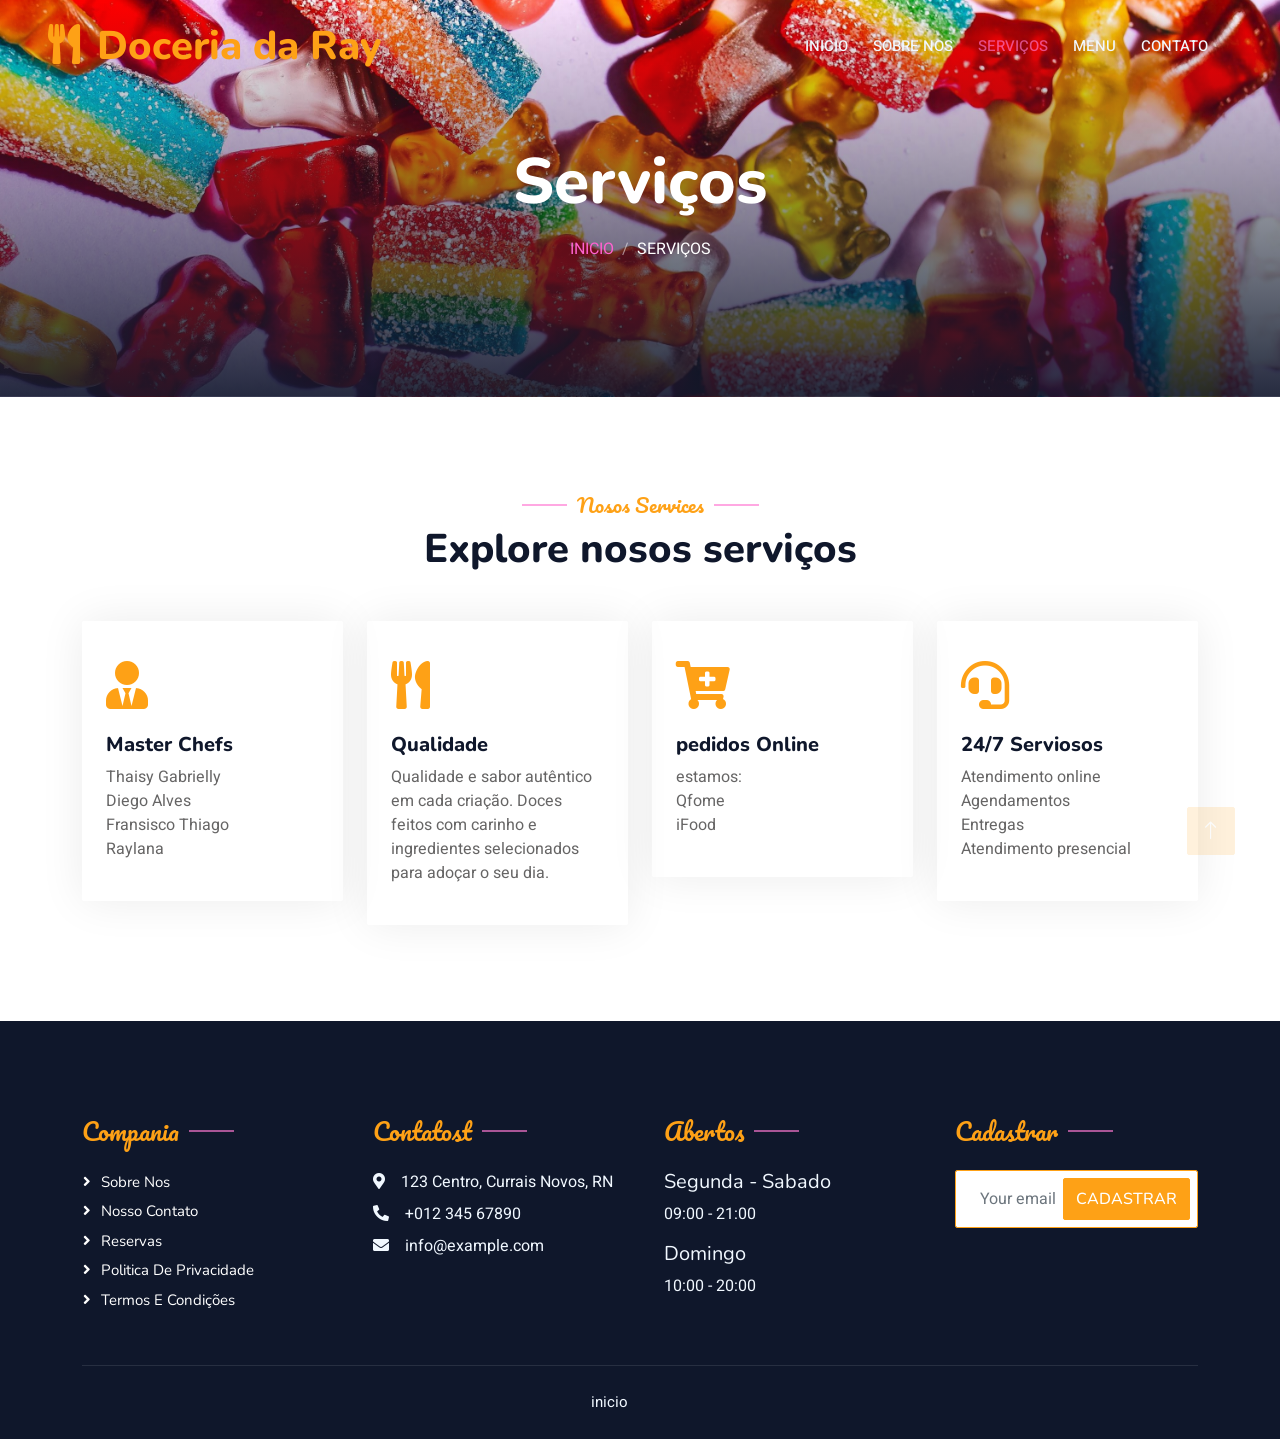
<file: service.html>
<!DOCTYPE html>
<html lang="en">

<head>
    <meta charset="utf-8">
    <title>Doceria da Ray</title>
    <meta content="width=device-width, initial-scale=1.0" name="viewport">
    <meta content="" name="keywords">
    <meta content="" name="description">


    <link href="img/favicon.ico" rel="icon">

    <!-- Google Web Fonts -->
    <link rel="preconnect" href="https://fonts.googleapis.com">
    <link rel="preconnect" href="https://fonts.gstatic.com" crossorigin>
    <link href="https://fonts.googleapis.com/css2?family=Heebo:wght@400;500;600&family=Nunito:wght@600;700;800&family=Pacifico&display=swap" rel="stylesheet">

    <!-- Icon Font Stylesheet -->
    <link href="https://cdnjs.cloudflare.com/ajax/libs/font-awesome/5.10.0/css/all.min.css" rel="stylesheet">
    <link href="https://cdn.jsdelivr.net/npm/bootstrap-icons@1.4.1/font/bootstrap-icons.css" rel="stylesheet">

    <!-- Libraries Stylesheet -->
    <link href="lib/animate/animate.min.css" rel="stylesheet">
    <link href="lib/owlcarousel/assets/owl.carousel.min.css" rel="stylesheet">
    <link href="lib/tempusdominus/css/tempusdominus-bootstrap-4.min.css" rel="stylesheet" />

    <!-- Customized Bootstrap Stylesheet -->
    <link href="css/bootstrap.min.css" rel="stylesheet">

    <!-- Template Stylesheet -->
    <link href="css/style.css" rel="stylesheet">
</head>

<body>
    <div class="container-xxl bg-white p-0">
        <!-- Spinner Start -->
        <div id="spinner" class="show bg-white position-fixed translate-middle w-100 vh-100 top-50 start-50 d-flex align-items-center justify-content-center">
            <div class="spinner-border text-primary" style="width: 3rem; height: 3rem;" role="status">
                <span class="sr-only">Loading...</span>
            </div>
        </div>
        <!-- Spinner End -->


        <!-- Navbar & Hero Start -->
        <div class="container-xxl position-relative p-0">
            <nav class="navbar navbar-expand-lg navbar-dark bg-dark px-4 px-lg-5 py-3 py-lg-0">
                <a href="" class="navbar-brand p-0">
                    <h1 class="text-primary m-0"><i class="fa fa-utensils me-3"></i>Doceria da Ray</h1>
                    <!-- <img src="img/logo.png" alt="Logo"> -->
                </a>
                <button class="navbar-toggler" type="button" data-bs-toggle="collapse" data-bs-target="#navbarCollapse">
                    <span class="fa fa-bars"></span>
                </button>
                <div class="collapse navbar-collapse" id="navbarCollapse">
                    <div class="navbar-nav ms-auto py-0 pe-4">
                        <a href="index.html" class="nav-item nav-link">inicio</a>
                        <a href="about.html" class="nav-item nav-link">sobre nos</a>
                        <a href="service.html" class="nav-item nav-link active">Serviços</a>
                        <a href="menu.html" class="nav-item nav-link">Menu</a>

                        <a href="contact.html" class="nav-item nav-link">Contato</a>
                    </div>
                
                </div>
            </nav>

            <div class="container-xxl py-5 bg-dark hero-header mb-5">
                <div class="container text-center my-5 pt-5 pb-4">
                    <h1 class="display-3 text-white mb-3 animated slideInDown">Serviços</h1>
                    <nav aria-label="breadcrumb">
                        <ol class="breadcrumb justify-content-center text-uppercase">
                            <li class="breadcrumb-item"><a href="#">inicio</a></li>
                           
                            <li class="breadcrumb-item text-white active" aria-current="page">Serviços</li>
                        </ol>
                    </nav>
                </div>
            </div>
        </div>
        <!-- Navbar & Hero End -->


        <!-- Service Start -->
        <div class="container-xxl py-5">
            <div class="container">
                <div class="text-center wow fadeInUp" data-wow-delay="0.1s">
                    <h5 class="section-title ff-secondary text-center text-primary fw-normal">Nosos Services</h5>
                    <h1 class="mb-5">Explore nosos serviços</h1>
                </div>
                <div class="row g-4">
                    <div class="col-lg-3 col-sm-6 wow fadeInUp" data-wow-delay="0.1s">
                        <div class="service-item rounded pt-3">
                            <div class="p-4">
                                <i class="fa fa-3x fa-user-tie text-primary mb-4"></i>
                                <h5>Master Chefs</h5>
                                <p>Thaisy Gabrielly</br>Diego Alves</br>Fransisco Thiago</br>Raylana</p>
                            </div>
                        </div>
                    </div>
                    <div class="col-lg-3 col-sm-6 wow fadeInUp" data-wow-delay="0.3s">
                        <div class="service-item rounded pt-3">
                            <div class="p-4">
                                <i class="fa fa-3x fa-utensils text-primary mb-4"></i>
                                <h5>Qualidade</h5>
                                <p>Qualidade e sabor autêntico em cada criação. Doces feitos com carinho e ingredientes selecionados para adoçar o seu dia. </p>
                            </div>
                        </div>
                    </div>
                    <div class="col-lg-3 col-sm-6 wow fadeInUp" data-wow-delay="0.5s">
                        <div class="service-item rounded pt-3">
                            <div class="p-4">
                                <i class="fa fa-3x fa-cart-plus text-primary mb-4"></i>
                                <h5>pedidos Online</h5><p>estamos:</br> Qfome </br> iFood</p>
                            </div>
                        </div>
                    </div>
                    <div class="col-lg-3 col-sm-6 wow fadeInUp" data-wow-delay="0.7s">
                        <div class="service-item rounded pt-3">
                            <div class="p-4">
                                <i class="fa fa-3x fa-headset text-primary mb-4"></i>
                                <h5>24/7 Serviosos</h5>       <p>Atendimento online </br> Agendamentos </br>Entregas</br>Atendimento presencial</p>
                            </div>
                        </div>
                    </div>
                   
                </div>
            </div>
        </div>
        <!-- Service End -->
        

        <!-- Footer Start -->
        <div class="container-fluid bg-dark text-light footer pt-5 mt-5 wow fadeIn" data-wow-delay="0.1s">
            <div class="container py-5">
                <div class="row g-5">
                    <div class="col-lg-3 col-md-6">
                        <h4 class="section-title ff-secondary text-start text-primary fw-normal mb-4">Compania</h4>
                        <a class="btn btn-link" href="">sobre nos</a>
                        <a class="btn btn-link" href="">Nosso contato</a>
                        <a class="btn btn-link" href="">reservas</a>
                        <a class="btn btn-link" href="">Politica de privacidade</a>
                        <a class="btn btn-link" href="">termos e condições</a>
                    </div>
                    <div class="col-lg-3 col-md-6">
                        <h4 class="section-title ff-secondary text-start text-primary fw-normal mb-4">Contatost</h4>
                        <p class="mb-2"><i class="fa fa-map-marker-alt me-3"></i>123 Centro, Currais Novos, RN</p>
                        <p class="mb-2"><i class="fa fa-phone-alt me-3"></i>+012 345 67890</p>
                        <p class="mb-2"><i class="fa fa-envelope me-3"></i>info@example.com</p>
                    
                    </div>
                    <div class="col-lg-3 col-md-6">
                        <h4 class="section-title ff-secondary text-start text-primary fw-normal mb-4">Abertos</h4>
                        <h5 class="text-light fw-normal">Segunda - Sabado</h5>
                        <p>09:00 - 21:00</p>
                        <h5 class="text-light fw-normal">Domingo</h5>
                        <p>10:00 - 20:00</p>
                    </div>
                    <div class="col-lg-3 col-md-6">
                        <h4 class="section-title ff-secondary text-start text-primary fw-normal mb-4">Cadastrar</h4>
                        
                        <div class="position-relative mx-auto" style="max-width: 400px;">
                            <input class="form-control border-primary w-100 py-3 ps-4 pe-5" type="text" placeholder="Your email">
                            <button type="button" class="btn btn-primary py-2 position-absolute top-0 end-0 mt-2 me-2">Cadastrar</button>
                        </div>
                    </div>
                </div>
            </div>
            <div class="container">
                <div class="copyright">
                    <div class="row">
                        
                        <div class="col-md-6 text-center text-md-end">
                            <div class="footer-menu">
                                <a href="">inicio</a>
                     
                                
                            </div>
                        </div>
                    </div>
                </div>
            </div>
        </div>
        <!-- Footer End -->


        <!-- Back to Top -->
        <a href="#" class="btn btn-lg btn-primary btn-lg-square back-to-top"><i class="bi bi-arrow-up"></i></a>
    </div>

    <!-- JavaScript Libraries -->
    <script src="https://code.jquery.com/jquery-3.4.1.min.js"></script>
    <script src="https://cdn.jsdelivr.net/npm/bootstrap@5.0.0/dist/js/bootstrap.bundle.min.js"></script>
    <script src="lib/wow/wow.min.js"></script>
    <script src="lib/easing/easing.min.js"></script>
    <script src="lib/waypoints/waypoints.min.js"></script>
    <script src="lib/counterup/counterup.min.js"></script>
    <script src="lib/owlcarousel/owl.carousel.min.js"></script>
    <script src="lib/tempusdominus/js/moment.min.js"></script>
    <script src="lib/tempusdominus/js/moment-timezone.min.js"></script>
    <script src="lib/tempusdominus/js/tempusdominus-bootstrap-4.min.js"></script>

    <!-- Template Javascript -->
    <script src="js/main.js"></script>
</body>

</html>
</file>
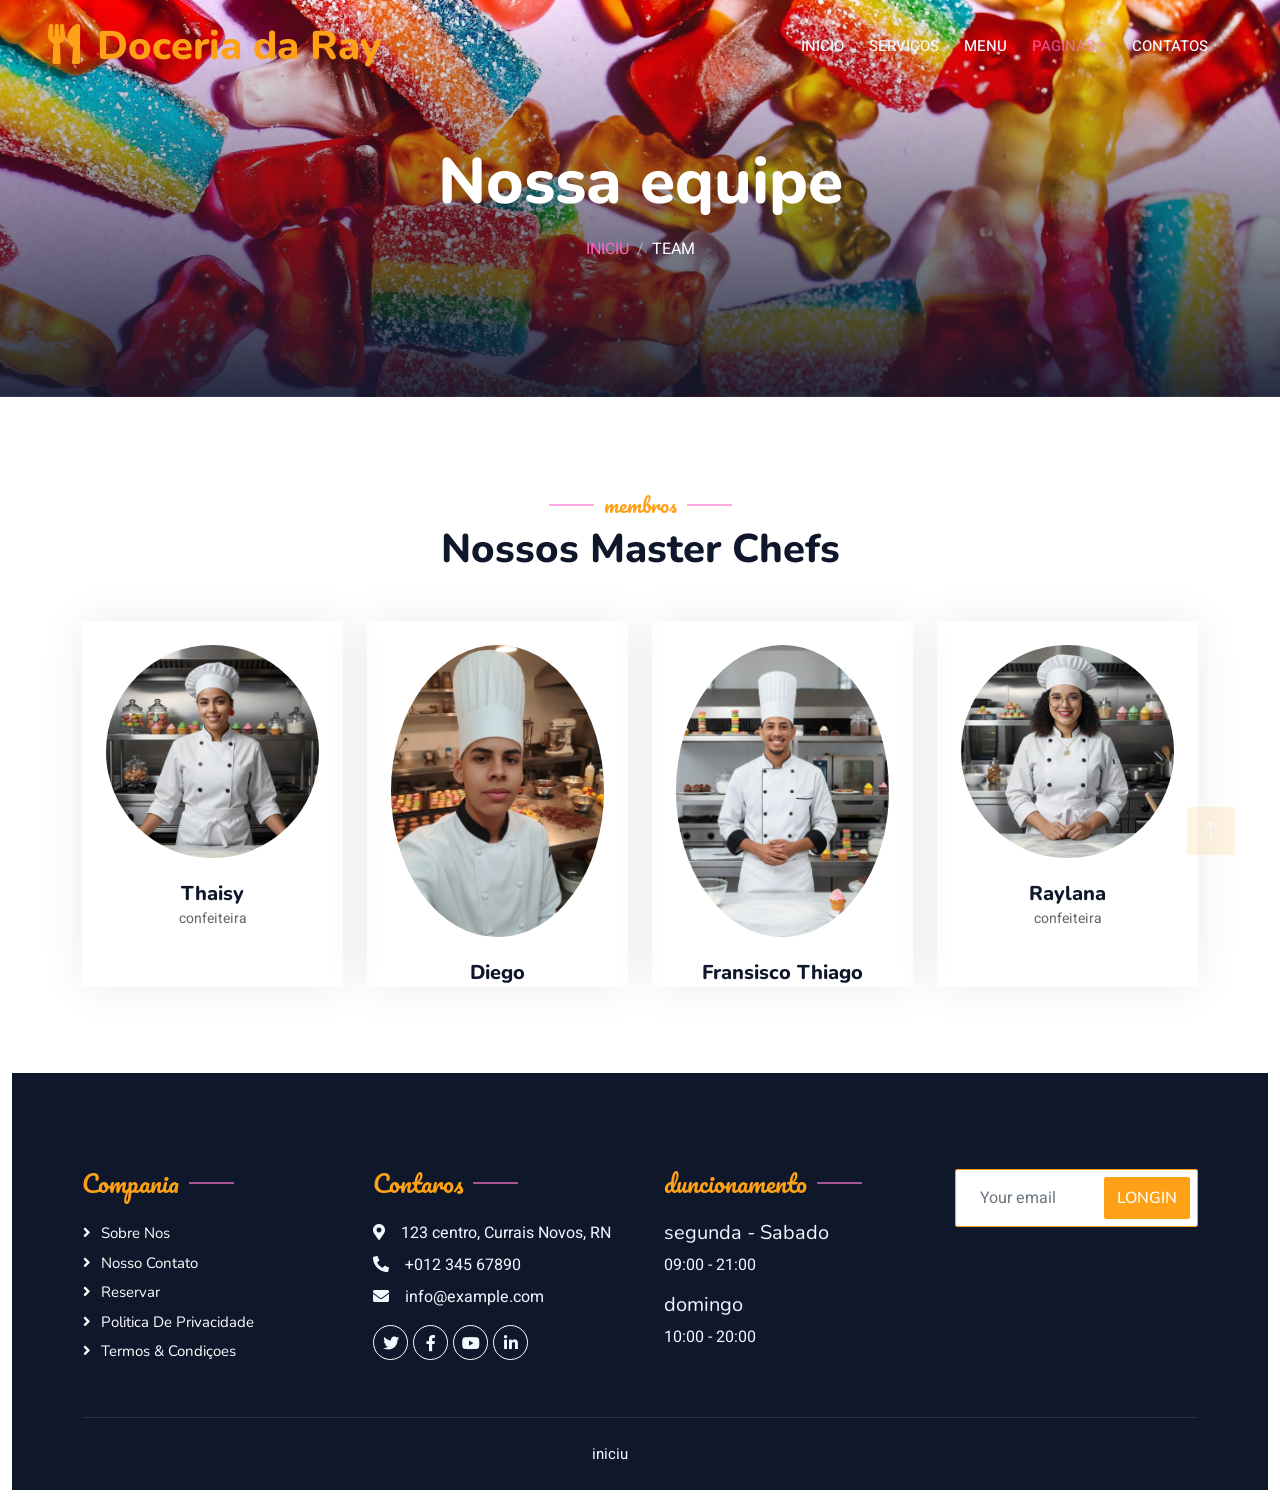
<file: team.html>
<!DOCTYPE html>
<html lang="en">

<head>
    <meta charset="utf-8">
    <title>Doceria da Ray</title></title>
    <meta content="width=device-width, initial-scale=1.0" name="viewport">
    <meta content="" name="keywords">
    <meta content="" name="description">

    <!-- Favicon -->
    <link href="img/favicon.ico" rel="icon">

    <!-- Google Web Fonts -->
    <link rel="preconnect" href="https://fonts.googleapis.com">
    <link rel="preconnect" href="https://fonts.gstatic.com" crossorigin>
    <link href="https://fonts.googleapis.com/css2?family=Heebo:wght@400;500;600&family=Nunito:wght@600;700;800&family=Pacifico&display=swap" rel="stylesheet">

    <!-- Icon Font Stylesheet -->
    <link href="https://cdnjs.cloudflare.com/ajax/libs/font-awesome/5.10.0/css/all.min.css" rel="stylesheet">
    <link href="https://cdn.jsdelivr.net/npm/bootstrap-icons@1.4.1/font/bootstrap-icons.css" rel="stylesheet">

    <!-- Libraries Stylesheet -->
    <link href="lib/animate/animate.min.css" rel="stylesheet">
    <link href="lib/owlcarousel/assets/owl.carousel.min.css" rel="stylesheet">
    <link href="lib/tempusdominus/css/tempusdominus-bootstrap-4.min.css" rel="stylesheet" />

    <!-- Customized Bootstrap Stylesheet -->
    <link href="css/bootstrap.min.css" rel="stylesheet">

    <!-- Template Stylesheet -->
    <link href="css/style.css" rel="stylesheet">
</head>

<body>
    <div class="container-xxl bg-white p-0">
        <!-- Spinner Start -->
        <div id="spinner" class="show bg-white position-fixed translate-middle w-100 vh-100 top-50 start-50 d-flex align-items-center justify-content-center">
            <div class="spinner-border text-primary" style="width: 3rem; height: 3rem;" role="status">
                <span class="sr-only">Loading...</span>
            </div>
        </div>
        <!-- Spinner End -->


        <!-- Navbar & Hero Start -->
        <div class="container-xxl position-relative p-0">
            <nav class="navbar navbar-expand-lg navbar-dark bg-dark px-4 px-lg-5 py-3 py-lg-0">
                <a href="" class="navbar-brand p-0">
                    <h1 class="text-primary m-0"><i class="fa fa-utensils me-3"></i>Doceria da Ray</h1>
                    <!-- <img src="img/logo.png" alt="Logo"> -->
                </a>
                <button class="navbar-toggler" type="button" data-bs-toggle="collapse" data-bs-target="#navbarCollapse">
                    <span class="fa fa-bars"></span>
                </button>
                <div class="collapse navbar-collapse" id="navbarCollapse">
                    <div class="navbar-nav ms-auto py-0 pe-4">
                        <a href="index.html" class="nav-item nav-link">inicio</a>
                       
                        <a href="service.html" class="nav-item nav-link">Serviços</a>
                        <a href="menu.html" class="nav-item nav-link">Menu</a>
                        <div class="nav-item dropdown">
                            <a href="#" class="nav-link dropdown-toggle active" data-bs-toggle="dropdown">Paginas</a>
                            <div class="dropdown-menu m-0">
                               
                                <a href="team.html" class="dropdown-item active">Nossa equipe</a>
                            
                            </div>
                        </div>
                        <a href="contact.html" class="nav-item nav-link">Contatos</a>
                    </div>
                 
                </div>
            </nav>

            <div class="container-xxl py-5 bg-dark hero-header mb-5">
                <div class="container text-center my-5 pt-5 pb-4">
                    <h1 class="display-3 text-white mb-3 animated slideInDown">Nossa equipe</h1>
                    <nav aria-label="breadcrumb">
                        <ol class="breadcrumb justify-content-center text-uppercase">
                            <li class="breadcrumb-item"><a href="#">iniciu</a></li>
                     
                            <li class="breadcrumb-item text-white active" aria-current="page">Team</li>
                        </ol>
                    </nav>
                </div>
            </div>
        </div>
        <!-- Navbar & Hero End -->


        <!-- Team Start -->
        <div class="container-xxl pt-5 pb-3">
            <div class="container">
                <div class="text-center wow fadeInUp" data-wow-delay="0.1s">
                    <h5 class="section-title ff-secondary text-center text-primary fw-normal">membros</h5>
                    <h1 class="mb-5">Nossos Master Chefs</h1>
                </div>
                <div class="row g-4">
                    <div class="col-lg-3 col-md-6 wow fadeInUp" data-wow-delay="0.1s">
                        <div class="team-item text-center rounded overflow-hidden">
                            <div class="rounded-circle overflow-hidden m-4">
                                <img class="img-fluid" src="img/team-1.jpg" alt="">
                            </div>
                            <h5 class="mb-0">Thaisy</h5>
                            <small>confeiteira</small>
                            <div class="d-flex justify-content-center mt-3">
                    
                            </div>
                        </div>
                    </div>
                    <div class="col-lg-3 col-md-6 wow fadeInUp" data-wow-delay="0.3s">
                        <div class="team-item text-center rounded overflow-hidden">
                            <div class="rounded-circle overflow-hidden m-4">
                                <img class="img-fluid" src="img/team-2.jpg" alt="">
                            </div>
                            <h5 class="mb-0">Diego</h5>
                            <small>cozinheiro</small>
                            <div class="d-flex justify-content-center mt-3">
                        
                            </div>
                        </div>
                    </div>
                    <div class="col-lg-3 col-md-6 wow fadeInUp" data-wow-delay="0.5s">
                        <div class="team-item text-center rounded overflow-hidden">
                            <div class="rounded-circle overflow-hidden m-4">
                                <img class="img-fluid" src="img/team-3.jpg" alt="">
                            </div>
                            <h5 class="mb-0">Fransisco Thiago</h5>
                            <small>cozinheiro</small>
                            <div class="d-flex justify-content-center mt-3">
                           
                            </div>
                        </div>
                    </div>
                    <div class="col-lg-3 col-md-6 wow fadeInUp" data-wow-delay="0.7s">
                        <div class="team-item text-center rounded overflow-hidden">
                            <div class="rounded-circle overflow-hidden m-4">
                                <img class="img-fluid" src="img/team-4.jpg" alt="">
                            </div>
                            <h5 class="mb-0">Raylana</h5>
                            <small>confeiteira</small>
                    </div>
                </div>
            </div>
        </div>
        <!-- Team End -->
        

        <!-- Footer Start -->
        <div class="container-fluid bg-dark text-light footer pt-5 mt-5 wow fadeIn" data-wow-delay="0.1s">
            <div class="container py-5">
                <div class="row g-5">
                    <div class="col-lg-3 col-md-6">
                        <h4 class="section-title ff-secondary text-start text-primary fw-normal mb-4">Compania</h4>
                        <a class="btn btn-link" href="">sobre nos</a>
                        <a class="btn btn-link" href="">nosso contato</a>
                        <a class="btn btn-link" href="">Reservar</a>
                        <a class="btn btn-link" href="">Politica de privacidade</a>
                        <a class="btn btn-link" href="">Termos & Condiçoes</a>
                    </div>
                    <div class="col-lg-3 col-md-6">
                        <h4 class="section-title ff-secondary text-start text-primary fw-normal mb-4">Contaros</h4>
                        <p class="mb-2"><i class="fa fa-map-marker-alt me-3"></i>123 centro, Currais Novos, RN</p>
                        <p class="mb-2"><i class="fa fa-phone-alt me-3"></i>+012 345 67890</p>
                        <p class="mb-2"><i class="fa fa-envelope me-3"></i>info@example.com</p>
                        <div class="d-flex pt-2">
                            <a class="btn btn-outline-light btn-social" href=""><i class="fab fa-twitter"></i></a>
                            <a class="btn btn-outline-light btn-social" href=""><i class="fab fa-facebook-f"></i></a>
                            <a class="btn btn-outline-light btn-social" href=""><i class="fab fa-youtube"></i></a>
                            <a class="btn btn-outline-light btn-social" href=""><i class="fab fa-linkedin-in"></i></a>
                        </div>
                    </div>
                    <div class="col-lg-3 col-md-6">
                        <h4 class="section-title ff-secondary text-start text-primary fw-normal mb-4">duncionamento</h4>
                        <h5 class="text-light fw-normal">segunda - Sabado</h5>
                        <p>09:00 - 21:00</p>
                        <h5 class="text-light fw-normal">domingo</h5>
                        <p>10:00 - 20:00</p>
                    </div>
                    <div class="col-lg-3 col-md-6">
              
                        <div class="position-relative mx-auto" style="max-width: 400px;">
                            <input class="form-control border-primary w-100 py-3 ps-4 pe-5" type="text" placeholder="Your email">
                            <button type="button" class="btn btn-primary py-2 position-absolute top-0 end-0 mt-2 me-2">longin</button>
                        </div>
                    </div>
                </div>
            </div>
            <div class="container">
                <div class="copyright">
                    <div class="row">
                       
                        <div class="col-md-6 text-center text-md-end">
                            <div class="footer-menu">
                                <a href="">iniciu</a>
                                
                              
                               
                            </div>
                        </div>
                    </div>
                </div>
            </div>
        </div>
        <!-- Footer End -->


        <!-- Back to Top -->
        <a href="#" class="btn btn-lg btn-primary btn-lg-square back-to-top"><i class="bi bi-arrow-up"></i></a>
    </div>

    <!-- JavaScript Libraries -->
    <script src="https://code.jquery.com/jquery-3.4.1.min.js"></script>
    <script src="https://cdn.jsdelivr.net/npm/bootstrap@5.0.0/dist/js/bootstrap.bundle.min.js"></script>
    <script src="lib/wow/wow.min.js"></script>
    <script src="lib/easing/easing.min.js"></script>
    <script src="lib/waypoints/waypoints.min.js"></script>
    <script src="lib/counterup/counterup.min.js"></script>
    <script src="lib/owlcarousel/owl.carousel.min.js"></script>
    <script src="lib/tempusdominus/js/moment.min.js"></script>
    <script src="lib/tempusdominus/js/moment-timezone.min.js"></script>
    <script src="lib/tempusdominus/js/tempusdominus-bootstrap-4.min.js"></script>

    <!-- Template Javascript -->
    <script src="js/main.js"></script>
</body>

</html>
</file>
<file: css/style.css>
/********** Template CSS **********/
:root {
    --primary: #ff79d2a4;
    --light: #F1F8FF;
    --dark: #0F172B;
}

.ff-secondary {
    font-family: 'Pacifico', cursive;
}

.fw-medium {
    font-weight: 600 !important;
}

.fw-semi-bold {
    font-weight: 700 !important;
}

.back-to-top {
    position: fixed;
    display: none;
    right: 45px;
    bottom: 45px;
    z-index: 99;
}

.fst-italic {
  font-size: 14px;
  transition: 0.4s;
}

.fst-italic:hover {
  font-size: 20px;
}

/*** Spinner ***/
#spinner {
    opacity: 0;
    visibility: hidden;
    transition: opacity .5s ease-out, visibility 0s linear .5s;
    z-index: 99999;
}

#spinner.show {
    transition: opacity .5s ease-out, visibility 0s linear 0s;
    visibility: visible;
    opacity: 1;
}


/*** Button ***/
.btn {
    font-family: 'Nunito', sans-serif;
    font-weight: 500;
    text-transform: uppercase;
    transition: .5s;
}

.btn.btn-primary,
.btn.btn-secondary {
    color: #FFFFFF;
}

.btn-square {
    width: 38px;
    height: 38px;
}

.btn-sm-square {
    width: 32px;
    height: 32px;
}

.btn-lg-square {
    width: 48px;
    height: 48px;
}

.btn-square,
.btn-sm-square,
.btn-lg-square {
    padding: 0;
    display: flex;
    align-items: center;
    justify-content: center;
    font-weight: normal;
    border-radius: 2px;
}


/*** Navbar ***/
.navbar-dark .navbar-nav .nav-link {
    position: relative;
    margin-left: 25px;
    padding: 35px 0;
    font-size: 15px;
    color: var(--light) !important;
    text-transform: uppercase;
    font-weight: 500;
    outline: none;
    transition: .5s;
}

.sticky-top.navbar-dark .navbar-nav .nav-link {
    padding: 20px 0;
}

.navbar-dark .navbar-nav .nav-link:hover,
.navbar-dark .navbar-nav .nav-link.active {
    color: var(--primary) !important;
}

.navbar-dark .navbar-brand img {
    max-height: 60px;
    transition: .5s;
}

.sticky-top.navbar-dark .navbar-brand img {
    max-height: 45px;
}

@media (max-width: 991.98px) {
    .sticky-top.navbar-dark {
        position: relative;
    }

    .navbar-dark .navbar-collapse {
        margin-top: 15px;
        border-top: 1px solid rgba(255, 255, 255, .1)
    }

    .navbar-dark .navbar-nav .nav-link,
    .sticky-top.navbar-dark .navbar-nav .nav-link {
        padding: 10px 0;
        margin-left: 0;
    }

    .navbar-dark .navbar-brand img {
        max-height: 45px;
    }
}

@media (min-width: 992px) {
    .navbar-dark {
        position: absolute;
        width: 100%;
        top: 0;
        left: 0;
        z-index: 999;
        background: transparent !important;
    }
    
    .sticky-top.navbar-dark {
        position: fixed;
        background: var(--dark) !important;
    }
}


/*** Hero Header ***/
.hero-header {
    background: linear-gradient(rgba(255, 255, 255, 0), rgba(15, 23, 43, .9)), url(../img/bg-hero.jpg);
    background-position: center center;
    background-repeat: no-repeat;
    background-size: cover;
}

.hero-header img {
    animation: imgRotate 50s linear infinite;
}

@keyframes imgRotate { 
    100% { 
        transform: rotate(360deg); 
    } 
}

.breadcrumb-item + .breadcrumb-item::before {
    color: rgba(255, 255, 255, .5);
}


/*** Section Title ***/
.section-title {
    position: relative;
    display: inline-block;
}

.section-title::before {
    position: absolute;
    content: "";
    width: 45px;
    height: 2px;
    top: 50%;
    left: -55px;
    margin-top: -1px;
    background: var(--primary);
}

.section-title::after {
    position: absolute;
    content: "";
    width: 45px;
    height: 2px;
    top: 50%;
    right: -55px;
    margin-top: -1px;
    background: var(--primary);
}

.section-title.text-start::before,
.section-title.text-end::after {
    display: none;
}


/*** Service ***/
.service-item {
    box-shadow: 0 0 45px rgba(0, 0, 0, .08);
    transition: .5s;
}

.service-item:hover {
    background: var(--primary);
}

.service-item * {
    transition: .5s;
}

.service-item:hover * {
    color: var(--light) !important;
}


/*** Food Menu ***/
.nav-pills .nav-item .active {
    border-bottom: 2px solid var(--primary);
}


/*** Youtube Video ***/
.video {
    position: relative;
    height: 100%;
    min-height: 500px;
    background: linear-gradient(rgba(15, 23, 43, .1), rgba(15, 23, 43, .1)), url(../img/video.jpg);
    background-position: center center;
    background-repeat: no-repeat;
    background-size: cover;
}

.video .btn-play {
    position: absolute;
    z-index: 3;
    top: 50%;
    left: 50%;
    transform: translateX(-50%) translateY(-50%);
    box-sizing: content-box;
    display: block;
    width: 32px;
    height: 44px;
    border-radius: 50%;
    border: none;
    outline: none;
    padding: 18px 20px 18px 28px;
}

.video .btn-play:before {
    content: "";
    position: absolute;
    z-index: 0;
    left: 50%;
    top: 50%;
    transform: translateX(-50%) translateY(-50%);
    display: block;
    width: 100px;
    height: 100px;
    background: var(--primary);
    border-radius: 50%;
    animation: pulse-border 1500ms ease-out infinite;
}

.video .btn-play:after {
    content: "";
    position: absolute;
    z-index: 1;
    left: 50%;
    top: 50%;
    transform: translateX(-50%) translateY(-50%);
    display: block;
    width: 100px;
    height: 100px;
    background: var(--primary);
    border-radius: 50%;
    transition: all 200ms;
}

.video .btn-play img {
    position: relative;
    z-index: 3;
    max-width: 100%;
    width: auto;
    height: auto;
}

.video .btn-play span {
    display: block;
    position: relative;
    z-index: 3;
    width: 0;
    height: 0;
    border-left: 32px solid var(--dark);
    border-top: 22px solid transparent;
    border-bottom: 22px solid transparent;
}

@keyframes pulse-border {
    0% {
        transform: translateX(-50%) translateY(-50%) translateZ(0) scale(1);
        opacity: 1;
    }

    100% {
        transform: translateX(-50%) translateY(-50%) translateZ(0) scale(1.5);
        opacity: 0;
    }
}

#videoModal {
    z-index: 99999;
}

#videoModal .modal-dialog {
    position: relative;
    max-width: 800px;
    margin: 60px auto 0 auto;
}

#videoModal .modal-body {
    position: relative;
    padding: 0px;
}

#videoModal .close {
    position: absolute;
    width: 30px;
    height: 30px;
    right: 0px;
    top: -30px;
    z-index: 999;
    font-size: 30px;
    font-weight: normal;
    color: #FFFFFF;
    background: #000000;
    opacity: 1;
}


/*** Team ***/
.team-item {
    box-shadow: 0 0 45px rgba(0, 0, 0, .08);
    height: calc(100% - 38px);
    transition: .5s;
}

.team-item img {
    transition: .5s;
}

.team-item:hover img {
    transform: scale(1.1);
}

.team-item:hover {
    height: 100%;
}

.team-item .btn {
    border-radius: 38px 38px 0 0;
}


/*** Testimonial ***/
.testimonial-carousel .owl-item .testimonial-item,
.testimonial-carousel .owl-item.center .testimonial-item * {
    transition: .5s;
}

.testimonial-carousel .owl-item.center .testimonial-item {
    background: var(--primary) !important;
    border-color: var(--primary) !important;
}

.testimonial-carousel .owl-item.center .testimonial-item * {
    color: var(--light) !important;
}

.testimonial-carousel .owl-dots {
    margin-top: 24px;
    display: flex;
    align-items: flex-end;
    justify-content: center;
}

.testimonial-carousel .owl-dot {
    position: relative;
    display: inline-block;
    margin: 0 5px;
    width: 15px;
    height: 15px;
    border: 1px solid #CCCCCC;
    border-radius: 15px;
    transition: .5s;
}

.testimonial-carousel .owl-dot.active {
    background: var(--primary);
    border-color: var(--primary);
}


/*** Footer ***/
.footer .btn.btn-social {
    margin-right: 5px;
    width: 35px;
    height: 35px;
    display: flex;
    align-items: center;
    justify-content: center;
    color: var(--light);
    border: 1px solid #FFFFFF;
    border-radius: 35px;
    transition: .3s;
}

.footer .btn.btn-social:hover {
    color: var(--primary);
}

.footer .btn.btn-link {
    display: block;
    margin-bottom: 5px;
    padding: 0;
    text-align: left;
    color: #FFFFFF;
    font-size: 15px;
    font-weight: normal;
    text-transform: capitalize;
    transition: .3s;
}

.footer .btn.btn-link::before {
    position: relative;
    content: "\f105";
    font-family: "Font Awesome 5 Free";
    font-weight: 900;
    margin-right: 10px;
}

.footer .btn.btn-link:hover {
    letter-spacing: 1px;
    box-shadow: none;
}

.footer .copyright {
    padding: 25px 0;
    font-size: 15px;
    border-top: 1px solid rgba(256, 256, 256, .1);
}

.footer .copyright a {
    color: var(--light);
}

.footer .footer-menu a {
    margin-right: 15px;
    padding-right: 15px;
    border-right: 1px solid rgba(255, 255, 255, .1);
}

.footer .footer-menu a:last-child {
    margin-right: 0;
    padding-right: 0;
    border-right: none;
}
</file>
<file: Downloads/doceria-main/css/style.css>
/********** Template CSS **********/
:root {
    --primary: #ff79d2a4;
    --light: #F1F8FF;
    --dark: #0F172B;
}

.ff-secondary {
    font-family: 'Pacifico', cursive;
}

.fw-medium {
    font-weight: 600 !important;
}

.fw-semi-bold {
    font-weight: 700 !important;
}

.back-to-top {
    position: fixed;
    display: none;
    right: 45px;
    bottom: 45px;
    z-index: 99;
}

.fst-italic {
  font-size: 14px;
  transition: 0.4s;
}

.fst-italic:hover {
  font-size: 20px;
}

/*** Spinner ***/
#spinner {
    opacity: 0;
    visibility: hidden;
    transition: opacity .5s ease-out, visibility 0s linear .5s;
    z-index: 99999;
}

#spinner.show {
    transition: opacity .5s ease-out, visibility 0s linear 0s;
    visibility: visible;
    opacity: 1;
}


/*** Button ***/
.btn {
    font-family: 'Nunito', sans-serif;
    font-weight: 500;
    text-transform: uppercase;
    transition: .5s;
}

.btn.btn-primary,
.btn.btn-secondary {
    color: #FFFFFF;
}

.btn-square {
    width: 38px;
    height: 38px;
}

.btn-sm-square {
    width: 32px;
    height: 32px;
}

.btn-lg-square {
    width: 48px;
    height: 48px;
}

.btn-square,
.btn-sm-square,
.btn-lg-square {
    padding: 0;
    display: flex;
    align-items: center;
    justify-content: center;
    font-weight: normal;
    border-radius: 2px;
}


/*** Navbar ***/
.navbar-dark .navbar-nav .nav-link {
    position: relative;
    margin-left: 25px;
    padding: 35px 0;
    font-size: 15px;
    color: var(--light) !important;
    text-transform: uppercase;
    font-weight: 500;
    outline: none;
    transition: .5s;
}

.sticky-top.navbar-dark .navbar-nav .nav-link {
    padding: 20px 0;
}

.navbar-dark .navbar-nav .nav-link:hover,
.navbar-dark .navbar-nav .nav-link.active {
    color: var(--primary) !important;
}

.navbar-dark .navbar-brand img {
    max-height: 60px;
    transition: .5s;
}

.sticky-top.navbar-dark .navbar-brand img {
    max-height: 45px;
}

@media (max-width: 991.98px) {
    .sticky-top.navbar-dark {
        position: relative;
    }

    .navbar-dark .navbar-collapse {
        margin-top: 15px;
        border-top: 1px solid rgba(255, 255, 255, .1)
    }

    .navbar-dark .navbar-nav .nav-link,
    .sticky-top.navbar-dark .navbar-nav .nav-link {
        padding: 10px 0;
        margin-left: 0;
    }

    .navbar-dark .navbar-brand img {
        max-height: 45px;
    }
}

@media (min-width: 992px) {
    .navbar-dark {
        position: absolute;
        width: 100%;
        top: 0;
        left: 0;
        z-index: 999;
        background: transparent !important;
    }
    
    .sticky-top.navbar-dark {
        position: fixed;
        background: var(--dark) !important;
    }
}


/*** Hero Header ***/
.hero-header {
    background: linear-gradient(rgba(255, 255, 255, 0), rgba(15, 23, 43, .9)), url(../img/bg-hero.jpg);
    background-position: center center;
    background-repeat: no-repeat;
    background-size: cover;
}

.hero-header img {
    animation: imgRotate 50s linear infinite;
}

@keyframes imgRotate { 
    100% { 
        transform: rotate(360deg); 
    } 
}

.breadcrumb-item + .breadcrumb-item::before {
    color: rgba(255, 255, 255, .5);
}


/*** Section Title ***/
.section-title {
    position: relative;
    display: inline-block;
}

.section-title::before {
    position: absolute;
    content: "";
    width: 45px;
    height: 2px;
    top: 50%;
    left: -55px;
    margin-top: -1px;
    background: var(--primary);
}

.section-title::after {
    position: absolute;
    content: "";
    width: 45px;
    height: 2px;
    top: 50%;
    right: -55px;
    margin-top: -1px;
    background: var(--primary);
}

.section-title.text-start::before,
.section-title.text-end::after {
    display: none;
}


/*** Service ***/
.service-item {
    box-shadow: 0 0 45px rgba(0, 0, 0, .08);
    transition: .5s;
}

.service-item:hover {
    background: var(--primary);
}

.service-item * {
    transition: .5s;
}

.service-item:hover * {
    color: var(--light) !important;
}


/*** Food Menu ***/
.nav-pills .nav-item .active {
    border-bottom: 2px solid var(--primary);
}


/*** Youtube Video ***/
.video {
    position: relative;
    height: 100%;
    min-height: 500px;
    background: linear-gradient(rgba(15, 23, 43, .1), rgba(15, 23, 43, .1)), url(../img/video.jpg);
    background-position: center center;
    background-repeat: no-repeat;
    background-size: cover;
}

.video .btn-play {
    position: absolute;
    z-index: 3;
    top: 50%;
    left: 50%;
    transform: translateX(-50%) translateY(-50%);
    box-sizing: content-box;
    display: block;
    width: 32px;
    height: 44px;
    border-radius: 50%;
    border: none;
    outline: none;
    padding: 18px 20px 18px 28px;
}

.video .btn-play:before {
    content: "";
    position: absolute;
    z-index: 0;
    left: 50%;
    top: 50%;
    transform: translateX(-50%) translateY(-50%);
    display: block;
    width: 100px;
    height: 100px;
    background: var(--primary);
    border-radius: 50%;
    animation: pulse-border 1500ms ease-out infinite;
}

.video .btn-play:after {
    content: "";
    position: absolute;
    z-index: 1;
    left: 50%;
    top: 50%;
    transform: translateX(-50%) translateY(-50%);
    display: block;
    width: 100px;
    height: 100px;
    background: var(--primary);
    border-radius: 50%;
    transition: all 200ms;
}

.video .btn-play img {
    position: relative;
    z-index: 3;
    max-width: 100%;
    width: auto;
    height: auto;
}

.video .btn-play span {
    display: block;
    position: relative;
    z-index: 3;
    width: 0;
    height: 0;
    border-left: 32px solid var(--dark);
    border-top: 22px solid transparent;
    border-bottom: 22px solid transparent;
}

@keyframes pulse-border {
    0% {
        transform: translateX(-50%) translateY(-50%) translateZ(0) scale(1);
        opacity: 1;
    }

    100% {
        transform: translateX(-50%) translateY(-50%) translateZ(0) scale(1.5);
        opacity: 0;
    }
}

#videoModal {
    z-index: 99999;
}

#videoModal .modal-dialog {
    position: relative;
    max-width: 800px;
    margin: 60px auto 0 auto;
}

#videoModal .modal-body {
    position: relative;
    padding: 0px;
}

#videoModal .close {
    position: absolute;
    width: 30px;
    height: 30px;
    right: 0px;
    top: -30px;
    z-index: 999;
    font-size: 30px;
    font-weight: normal;
    color: #FFFFFF;
    background: #000000;
    opacity: 1;
}


/*** Team ***/
.team-item {
    box-shadow: 0 0 45px rgba(0, 0, 0, .08);
    height: calc(100% - 38px);
    transition: .5s;
}

.team-item img {
    transition: .5s;
}

.team-item:hover img {
    transform: scale(1.1);
}

.team-item:hover {
    height: 100%;
}

.team-item .btn {
    border-radius: 38px 38px 0 0;
}


/*** Testimonial ***/
.testimonial-carousel .owl-item .testimonial-item,
.testimonial-carousel .owl-item.center .testimonial-item * {
    transition: .5s;
}

.testimonial-carousel .owl-item.center .testimonial-item {
    background: var(--primary) !important;
    border-color: var(--primary) !important;
}

.testimonial-carousel .owl-item.center .testimonial-item * {
    color: var(--light) !important;
}

.testimonial-carousel .owl-dots {
    margin-top: 24px;
    display: flex;
    align-items: flex-end;
    justify-content: center;
}

.testimonial-carousel .owl-dot {
    position: relative;
    display: inline-block;
    margin: 0 5px;
    width: 15px;
    height: 15px;
    border: 1px solid #CCCCCC;
    border-radius: 15px;
    transition: .5s;
}

.testimonial-carousel .owl-dot.active {
    background: var(--primary);
    border-color: var(--primary);
}


/*** Footer ***/
.footer .btn.btn-social {
    margin-right: 5px;
    width: 35px;
    height: 35px;
    display: flex;
    align-items: center;
    justify-content: center;
    color: var(--light);
    border: 1px solid #FFFFFF;
    border-radius: 35px;
    transition: .3s;
}

.footer .btn.btn-social:hover {
    color: var(--primary);
}

.footer .btn.btn-link {
    display: block;
    margin-bottom: 5px;
    padding: 0;
    text-align: left;
    color: #FFFFFF;
    font-size: 15px;
    font-weight: normal;
    text-transform: capitalize;
    transition: .3s;
}

.footer .btn.btn-link::before {
    position: relative;
    content: "\f105";
    font-family: "Font Awesome 5 Free";
    font-weight: 900;
    margin-right: 10px;
}

.footer .btn.btn-link:hover {
    letter-spacing: 1px;
    box-shadow: none;
}

.footer .copyright {
    padding: 25px 0;
    font-size: 15px;
    border-top: 1px solid rgba(256, 256, 256, .1);
}

.footer .copyright a {
    color: var(--light);
}

.footer .footer-menu a {
    margin-right: 15px;
    padding-right: 15px;
    border-right: 1px solid rgba(255, 255, 255, .1);
}

.footer .footer-menu a:last-child {
    margin-right: 0;
    padding-right: 0;
    border-right: none;
}
</file>
